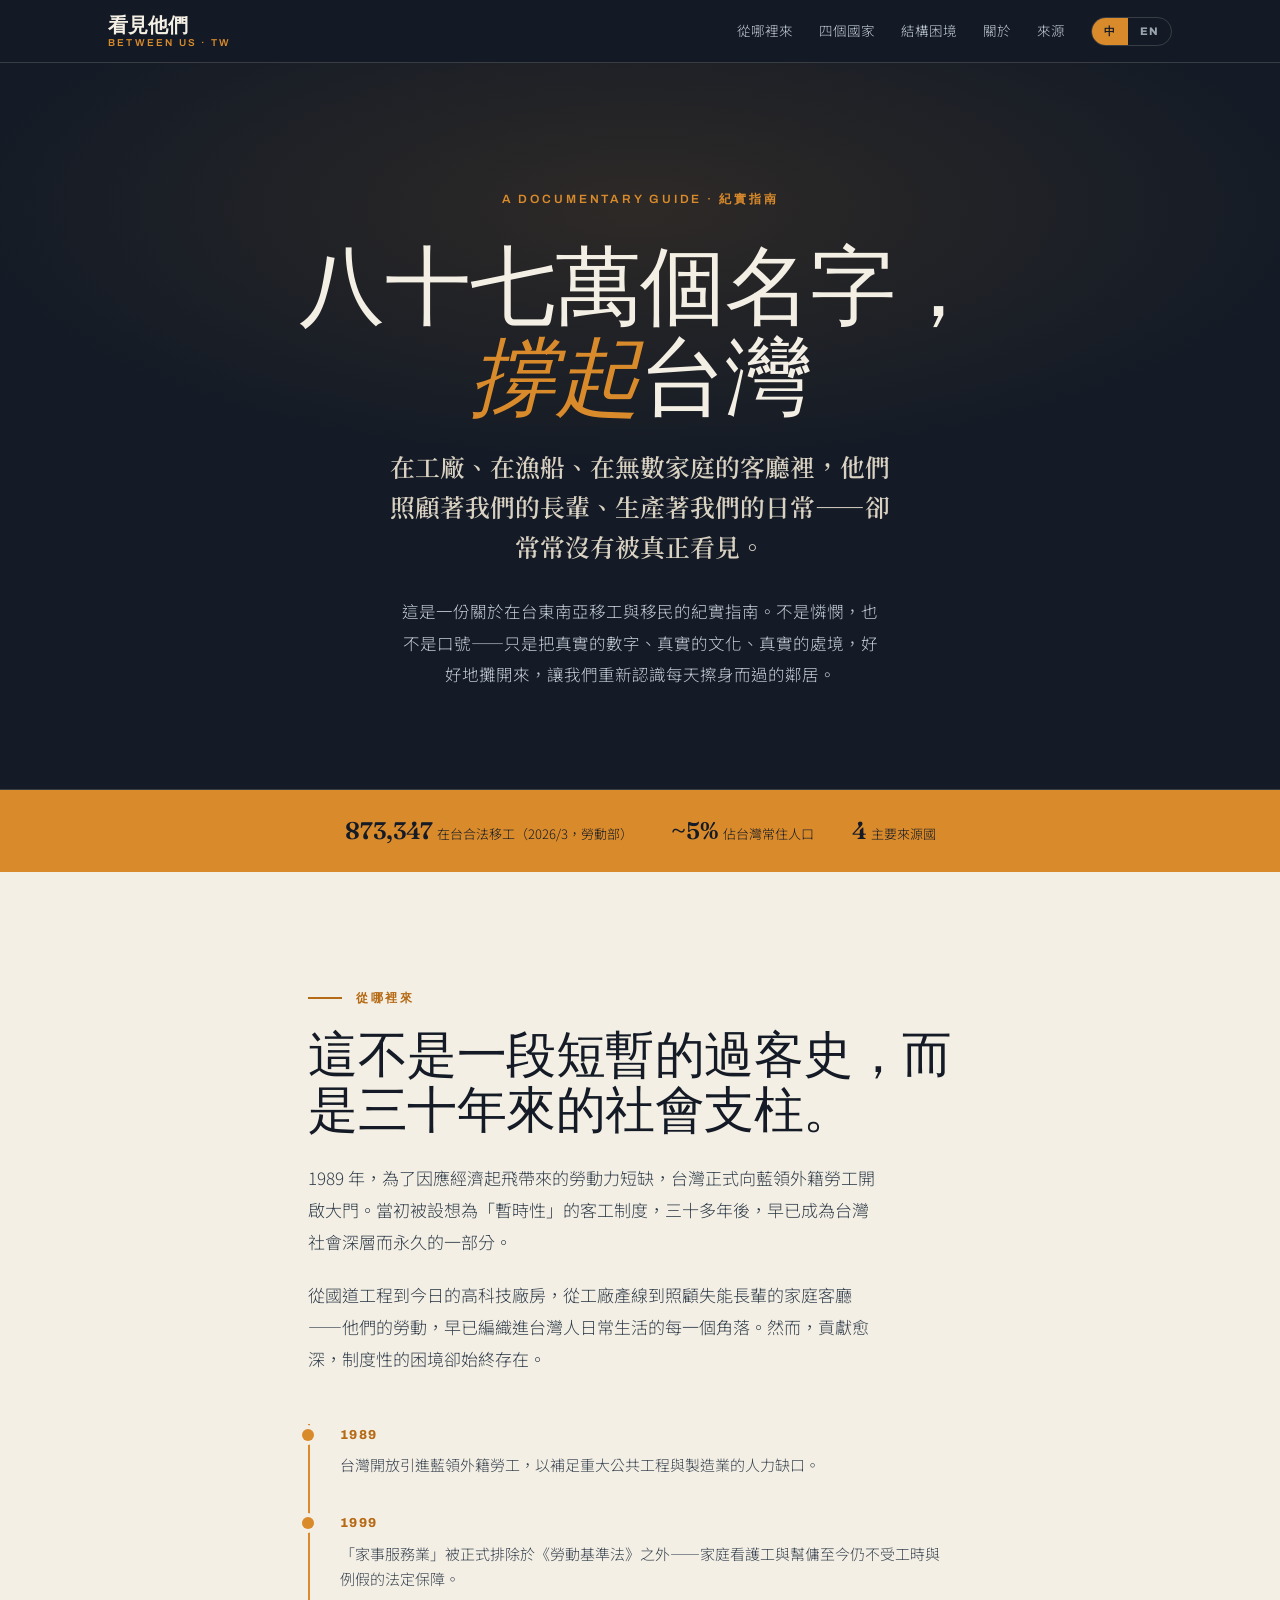
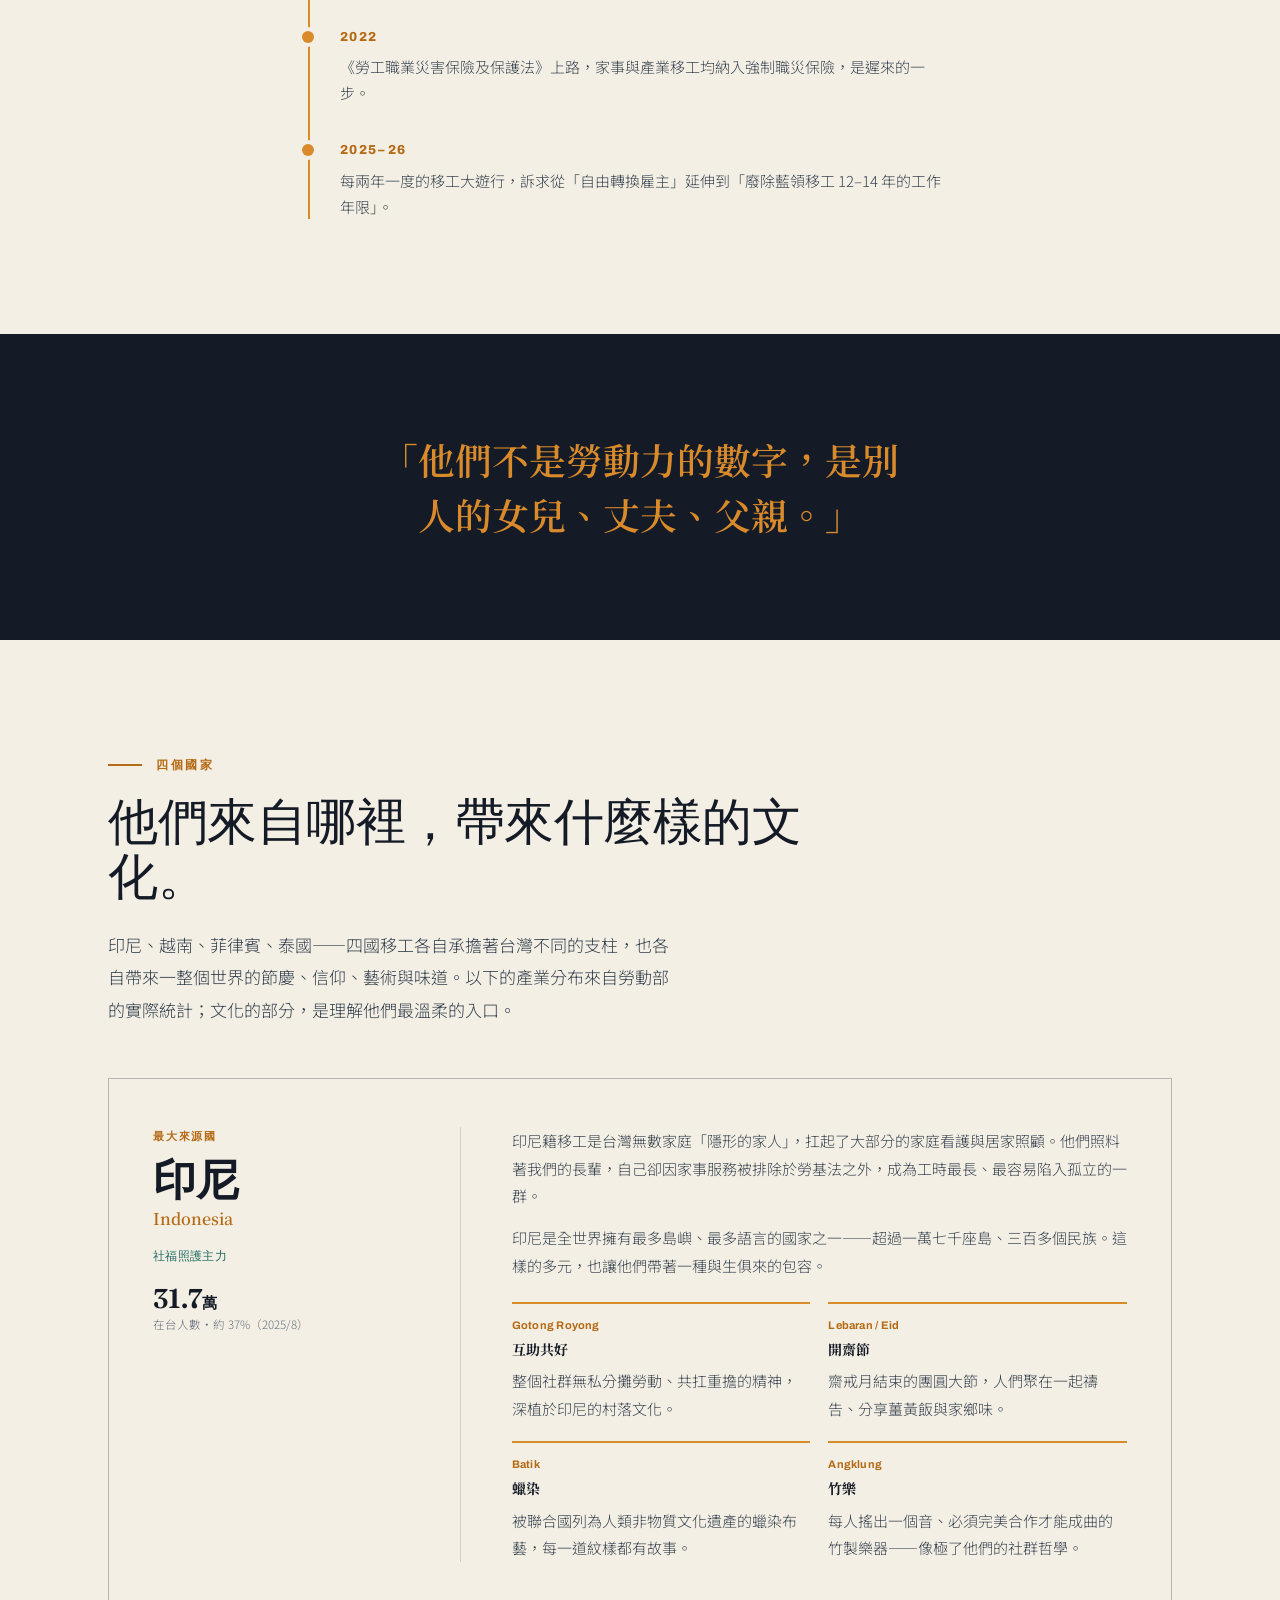
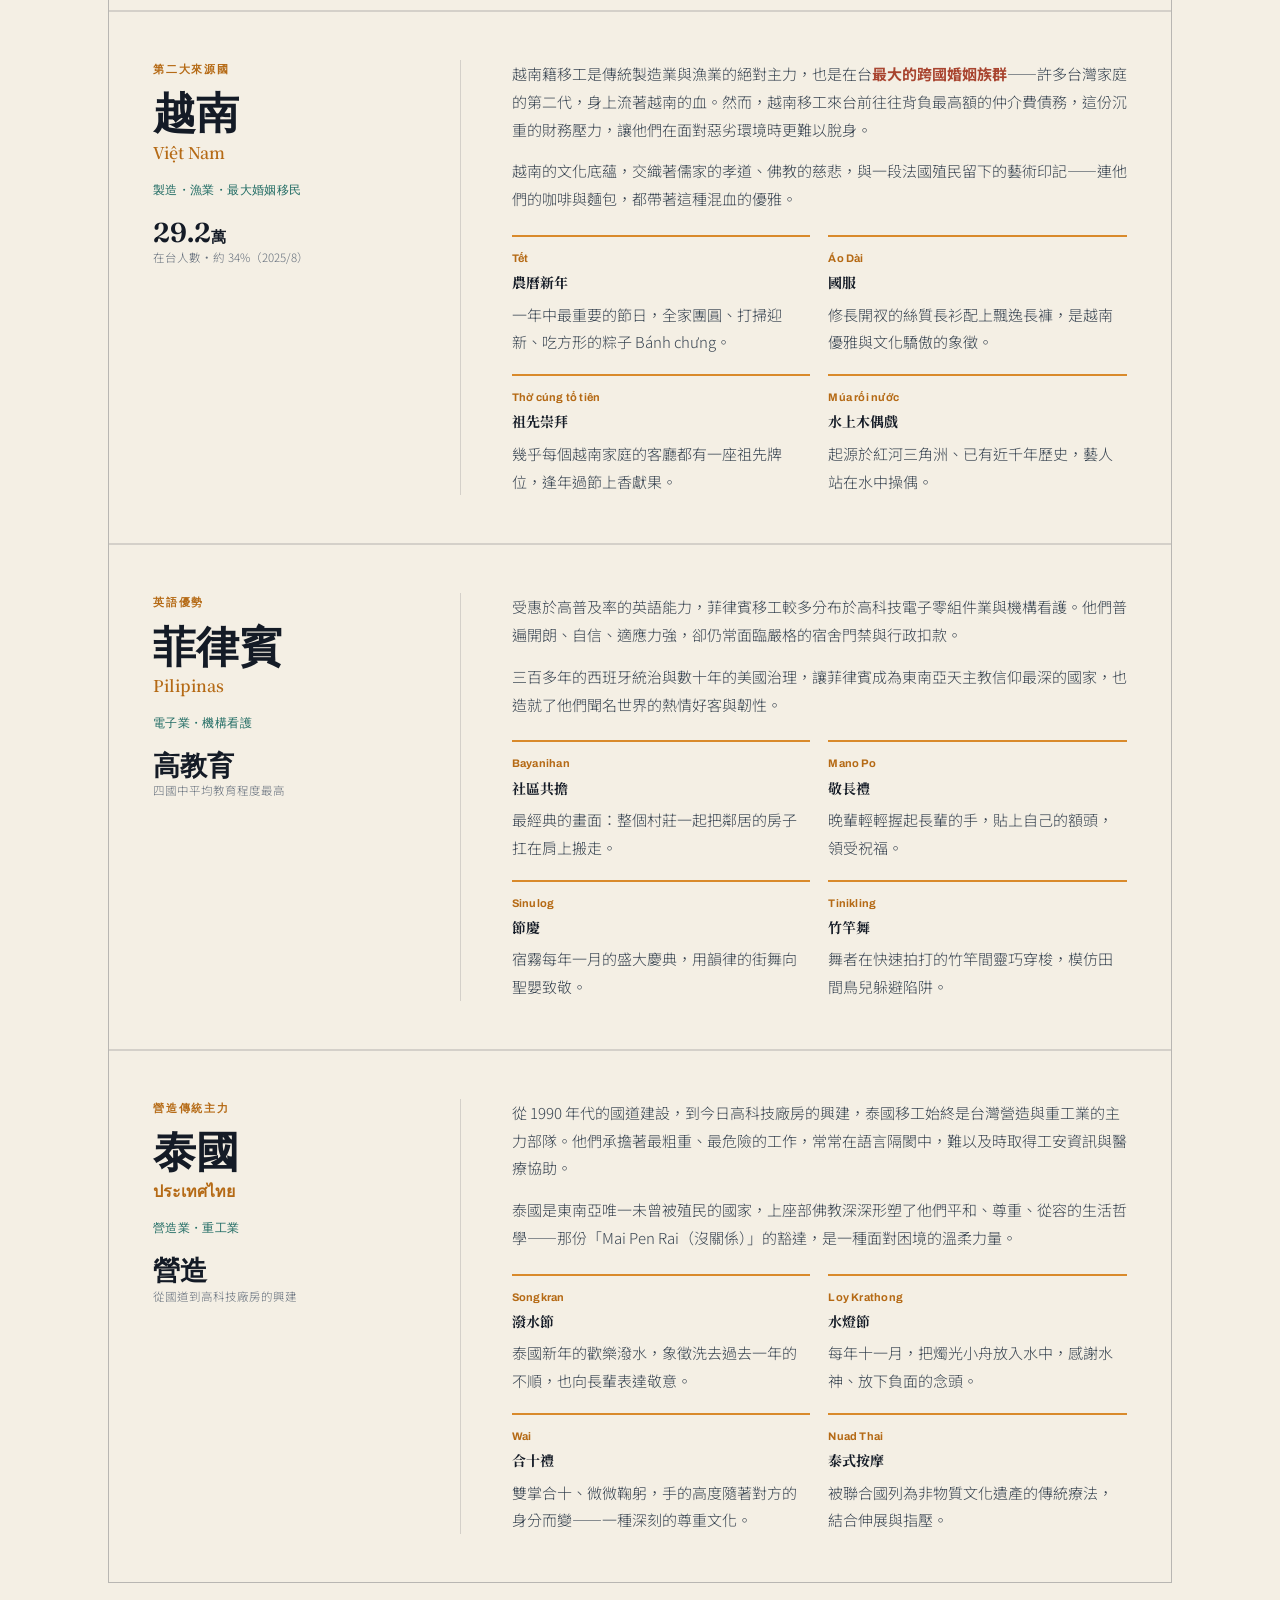
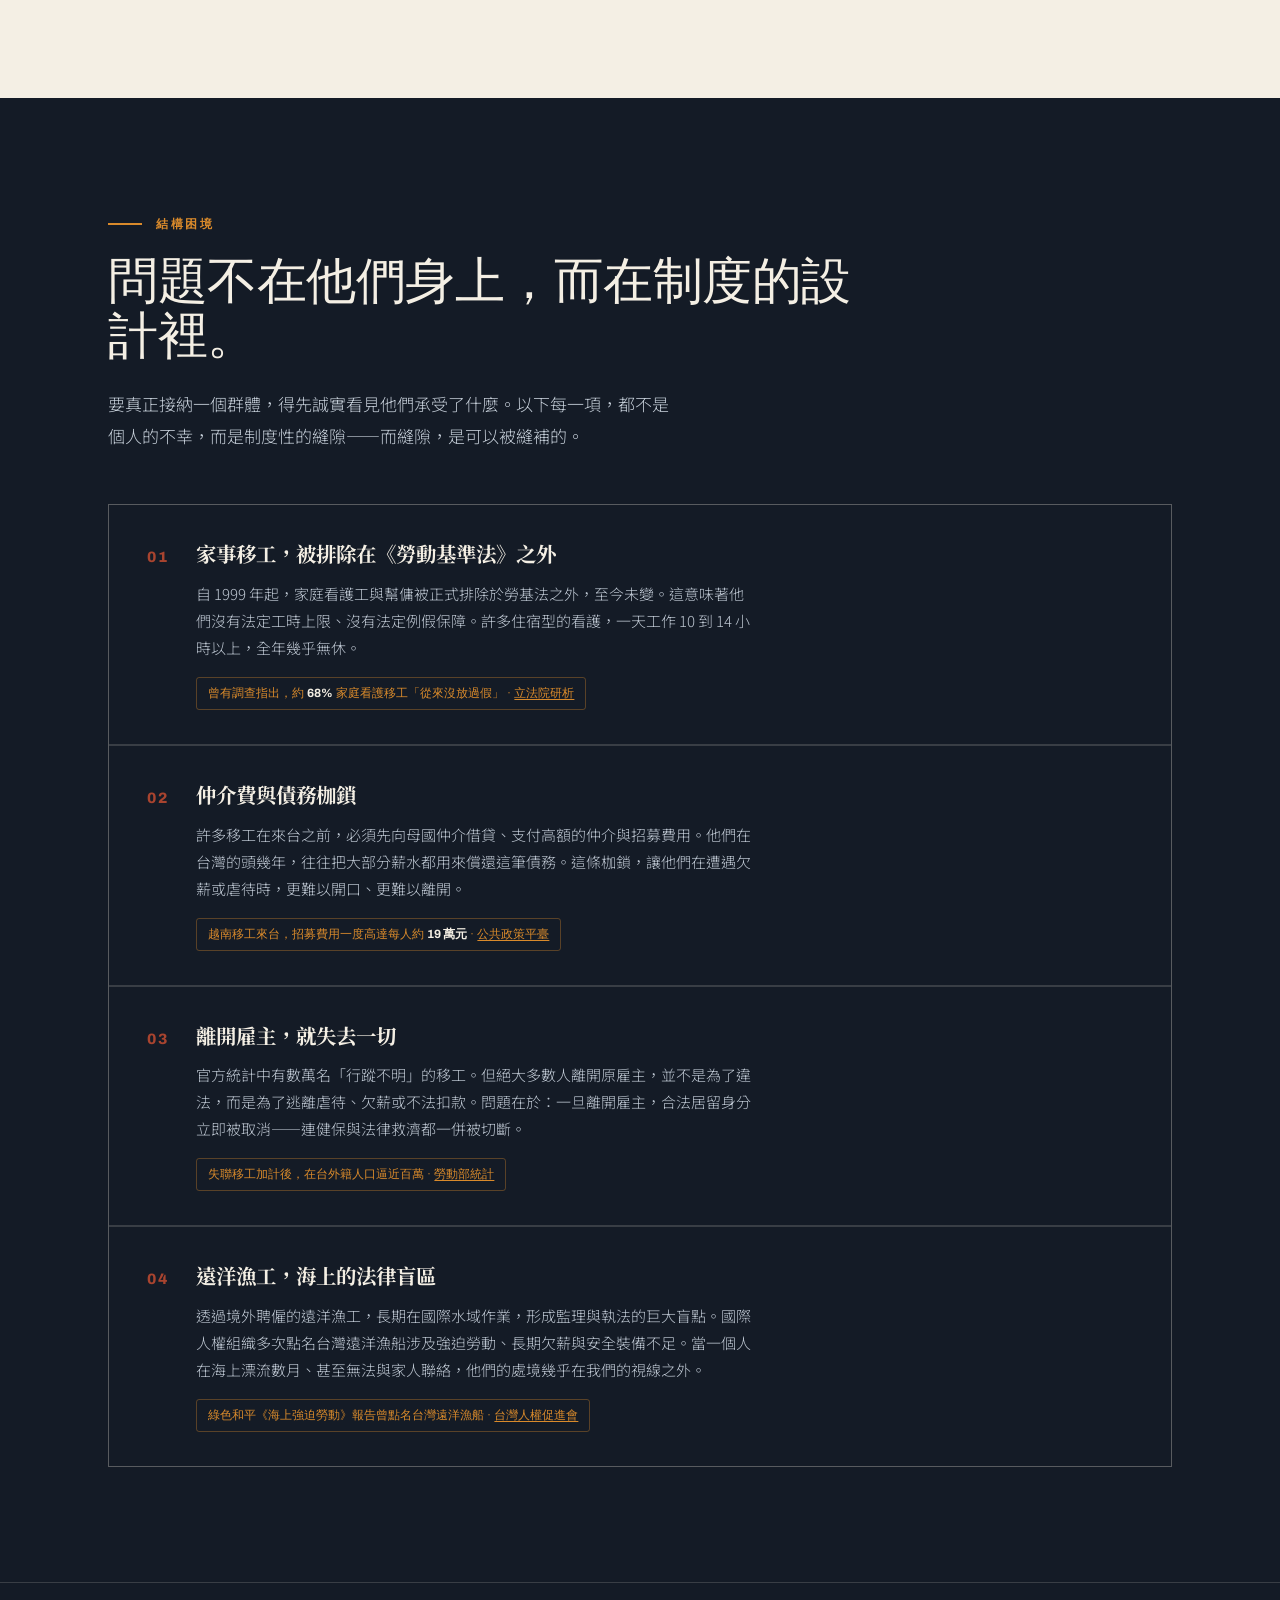
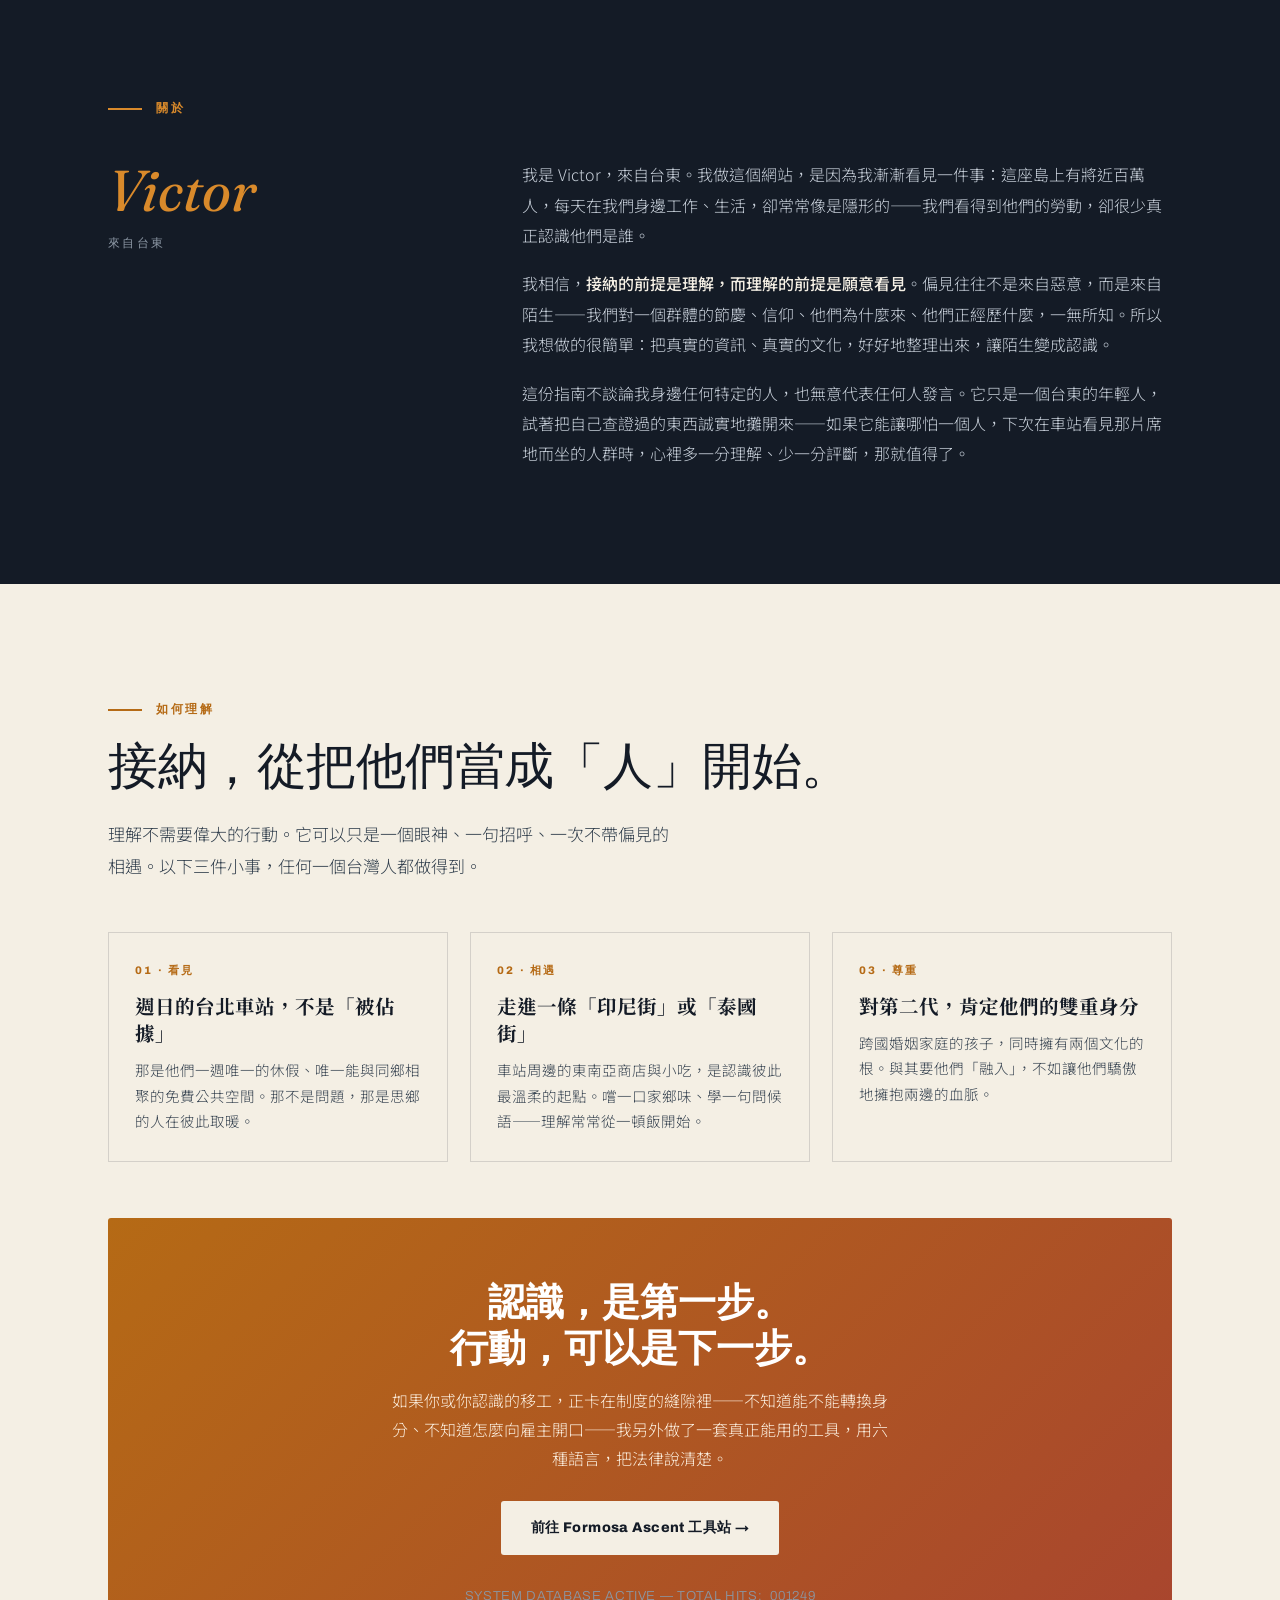
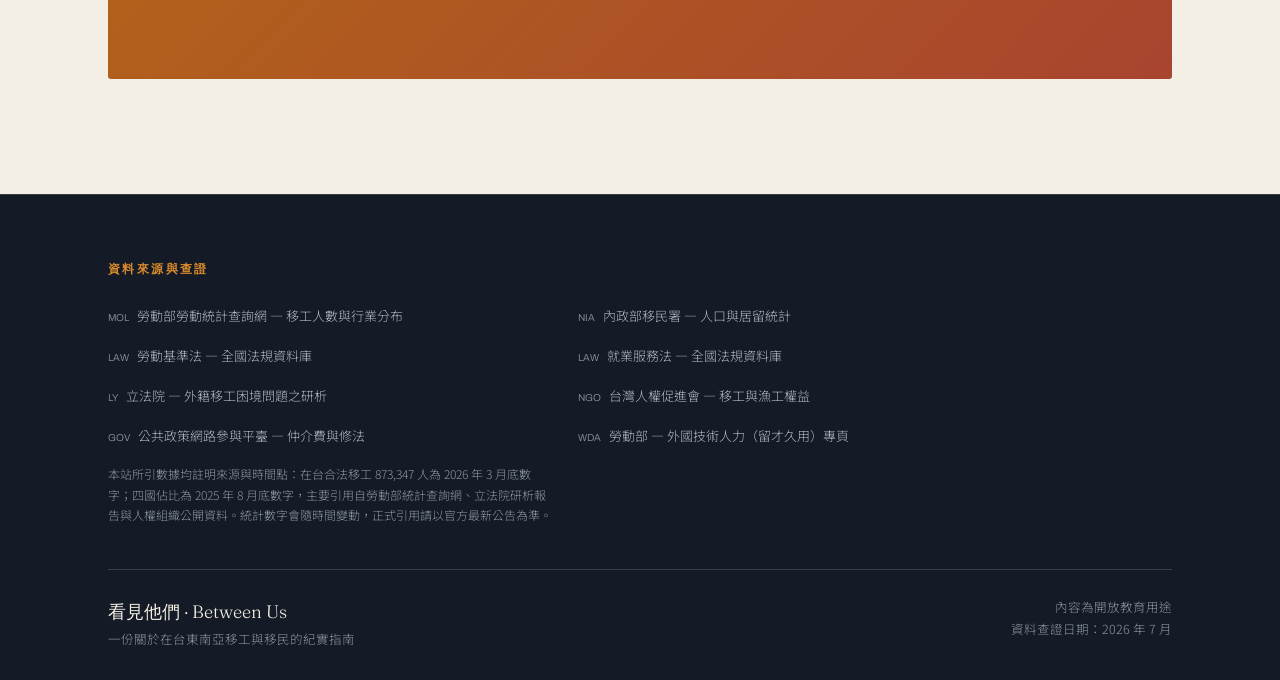
<file: index.html>
<!DOCTYPE html>
<html lang="zh-Hant" data-lang="zh">
<head>
<meta charset="UTF-8">
<meta name="viewport" content="width=device-width, initial-scale=1.0">
<title>看見他們 · Between Us — 台灣的東南亞移工與移民</title>
<meta name="description" content="八十七萬個名字，撐起台灣的工廠、漁船與長照。一份關於在台東南亞移工與移民的紀實指南。">
<link rel="preconnect" href="https://fonts.googleapis.com">
<link rel="preconnect" href="https://fonts.gstatic.com" crossorigin>
<link href="https://fonts.googleapis.com/css2?family=Noto+Serif+TC:wght@500;600;700;900&family=Noto+Sans+TC:wght@300;400;500;700&family=Fraunces:ital,opsz,wght@0,9..144,400;0,9..144,600;1,9..144,400&family=Archivo:wght@600;800&display=swap" rel="stylesheet">
<style>
:root{
  --ink:#141b26;--ink-soft:#2b3a4a;--paper:#f4efe4;--paper-2:#ece4d3;
  --marigold:#d98a2b;--marigold-deep:#b56a15;--clay:#a8442f;--teal:#1f6b63;--mist:#8b96a3;
  --line:rgba(20,27,38,.14);--line-light:rgba(244,239,228,.16);
  --serif:'Noto Serif TC',serif;--sans:'Noto Sans TC',sans-serif;
  --display:'Fraunces',Georgia,serif;--mono:'Archivo',sans-serif;
}
*{box-sizing:border-box;margin:0;padding:0}
html{scroll-behavior:smooth}
body{background:var(--ink);color:var(--paper);font-family:var(--sans);font-weight:300;line-height:1.75;-webkit-font-smoothing:antialiased}
@media (prefers-reduced-motion:reduce){html{scroll-behavior:auto}*{animation:none!important;transition:none!important}}
a{color:inherit}
.wrap{max-width:1120px;margin:0 auto;padding:0 28px}
.narrow{max-width:720px;margin:0 auto;padding:0 28px}
[data-lang="zh"] .en{display:none}
[data-lang="en"] .zh{display:none}

nav{position:sticky;top:0;z-index:50;background:rgba(20,27,38,.86);backdrop-filter:blur(12px);border-bottom:1px solid var(--line-light)}
.nav-in{max-width:1120px;margin:0 auto;padding:14px 28px;display:flex;align-items:center;justify-content:space-between;gap:18px}
.brand{font-family:var(--display);font-size:20px;font-weight:600;color:var(--paper);text-decoration:none;white-space:nowrap;line-height:1.1}
.brand small{font-family:var(--mono);font-size:10px;font-weight:600;letter-spacing:.22em;color:var(--marigold);display:block;text-transform:uppercase;margin-top:1px}
.nav-right{display:flex;align-items:center;gap:26px}
.nav-links{display:flex;gap:26px;flex-wrap:wrap}
.nav-links a{font-size:13.5px;color:#c3ccd6;text-decoration:none;transition:color .2s;white-space:nowrap}
.nav-links a:hover{color:var(--marigold)}
@media(max-width:820px){.nav-links{display:none}}
.langtoggle{display:flex;border:1px solid var(--line-light);border-radius:20px;overflow:hidden;flex-shrink:0}
.langtoggle button{background:transparent;border:none;color:#9aa5b1;font-family:var(--mono);font-size:11px;font-weight:800;letter-spacing:.08em;padding:6px 12px;cursor:pointer;transition:.2s}
.langtoggle button.on{background:var(--marigold);color:var(--ink)}

header.hero{position:relative;border-bottom:1px solid var(--line-light);overflow:hidden}
.hero-in{max-width:1000px;margin:0 auto;padding:14vh 28px 11vh;text-align:center;position:relative;z-index:2}
.hero-eyebrow{font-family:var(--mono);font-size:12px;font-weight:600;letter-spacing:.24em;text-transform:uppercase;color:var(--marigold);margin-bottom:30px}
.hero h1{font-family:var(--display);font-weight:400;font-size:clamp(2.7rem,7vw,5.4rem);line-height:1.05;letter-spacing:-.01em;color:var(--paper);margin-bottom:26px}
.hero h1 em{font-style:italic;color:var(--marigold)}
.hero .zh-sub{font-family:var(--serif);font-weight:600;font-size:clamp(1.1rem,2.3vw,1.55rem);color:#d9d1c2;margin:0 auto 30px;line-height:1.6;max-width:36ch}
.hero p.lead{font-size:16.5px;line-height:1.9;color:#c3ccd6;max-width:54ch;margin:0 auto;font-weight:300}
.hero-glow{position:absolute;top:-20%;left:50%;transform:translateX(-50%);width:120%;height:80%;background:radial-gradient(ellipse at center,rgba(217,138,43,.13),transparent 62%);pointer-events:none;z-index:1}

.ribbon{background:var(--marigold);color:var(--ink)}
.ribbon-in{max-width:1120px;margin:0 auto;padding:20px 28px;display:flex;gap:38px;flex-wrap:wrap;align-items:baseline;justify-content:center}
.ribbon b{font-family:var(--display);font-weight:600;font-size:1.5rem}
.ribbon span{font-size:13px}

section{padding:clamp(64px,9vw,120px) 0}
.sec-paper{background:var(--paper);color:var(--ink)}
.sec-ink{background:var(--ink);color:var(--paper)}
.kicker{font-family:var(--mono);font-size:12px;font-weight:600;letter-spacing:.22em;text-transform:uppercase;color:var(--marigold-deep);margin-bottom:18px;display:flex;align-items:center;gap:14px}
.sec-ink .kicker{color:var(--marigold)}
.kicker::before{content:"";width:34px;height:2px;background:currentColor;display:inline-block}
h2.sec-title{font-family:var(--display);font-weight:400;font-size:clamp(2rem,4.2vw,3.1rem);line-height:1.12;letter-spacing:-.01em;margin-bottom:24px;max-width:24ch}
.sec-ink h2.sec-title{color:var(--paper)}
.body-lg{font-size:17px;line-height:1.9;font-weight:300;max-width:64ch}
.body-lg + .body-lg{margin-top:20px}
.sec-paper .body-lg{color:#33404e}
.pull{font-family:var(--serif);font-weight:600;font-size:clamp(1.5rem,3.4vw,2.3rem);line-height:1.5;color:var(--clay);max-width:26ch;margin:8px auto;text-align:center}
.sec-ink .pull{color:var(--marigold)}

.timeline{margin-top:48px;border-left:2px solid var(--marigold);padding-left:30px;display:flex;flex-direction:column;gap:34px;max-width:640px}
.tl-item{position:relative}
.tl-item::before{content:"";position:absolute;left:-38px;top:5px;width:12px;height:12px;border-radius:50%;background:var(--marigold);box-shadow:0 0 0 4px var(--paper)}
.tl-year{font-family:var(--mono);font-weight:800;font-size:13px;letter-spacing:.1em;color:var(--marigold-deep)}
.tl-body{font-size:15px;line-height:1.7;margin-top:6px;color:#3a4653}

.countries{display:flex;flex-direction:column;gap:2px;margin-top:52px;background:var(--line);border:1px solid var(--line)}
.country{background:var(--paper);padding:clamp(28px,4vw,48px) clamp(24px,3.5vw,44px);display:grid;grid-template-columns:.8fr 1.6fr;gap:clamp(24px,4vw,52px)}
@media(max-width:820px){.country{grid-template-columns:1fr;gap:20px}}
.country .idcol{border-right:1px solid var(--line);padding-right:24px}
@media(max-width:820px){.country .idcol{border-right:none;border-bottom:1px solid var(--line);padding-right:0;padding-bottom:20px}}
.country .rank{font-family:var(--mono);font-size:11px;font-weight:800;letter-spacing:.16em;color:var(--marigold-deep);text-transform:uppercase}
.country h3{font-family:var(--display);font-weight:600;font-size:clamp(2rem,3.6vw,2.7rem);color:var(--ink);line-height:1;margin:12px 0 4px}
.country .native{font-family:var(--serif);color:var(--marigold-deep);font-size:16px;font-weight:600}
.country .role{font-size:12px;font-family:var(--mono);letter-spacing:.03em;color:var(--teal);text-transform:uppercase;margin-top:14px;line-height:1.5}
.country .stat{margin-top:20px}
.country .stat .v{font-family:var(--display);font-weight:600;font-size:1.7rem;color:var(--ink);line-height:1}
.country .stat .k{font-size:11.5px;color:#66707d;margin-top:3px;line-height:1.4}
.country .prose p{font-size:15px;line-height:1.85;color:#3a4653;font-weight:300}
.country .prose p + p{margin-top:14px}
.country .prose strong{font-weight:700;color:var(--clay)}
.culture-block{margin-top:22px;display:grid;grid-template-columns:1fr 1fr;gap:18px}
@media(max-width:560px){.culture-block{grid-template-columns:1fr}}
.cb{border-top:2px solid var(--marigold);padding-top:12px}
.cb h5{font-family:var(--serif);font-weight:700;font-size:14px;color:var(--ink);margin-bottom:6px}
.cb p{font-size:13px;line-height:1.7;color:#4a5661}
.cb .term{font-family:var(--mono);font-size:11px;color:var(--marigold-deep);letter-spacing:.02em;display:block;margin-bottom:2px}

.hard-list{margin-top:52px;display:flex;flex-direction:column;gap:2px;background:var(--line-light);border:1px solid var(--line-light)}
.hard{background:var(--ink);padding:34px clamp(20px,3vw,40px);display:grid;grid-template-columns:auto 1fr;gap:28px;align-items:start}
@media(max-width:640px){.hard{grid-template-columns:1fr;gap:12px}}
.hard .no{font-family:var(--mono);font-weight:800;font-size:15px;color:var(--clay);letter-spacing:.1em;padding-top:5px}
.hard h4{font-family:var(--serif);font-weight:700;font-size:1.28rem;color:var(--paper);margin-bottom:12px;line-height:1.4}
.hard p{font-size:15px;line-height:1.8;color:#bdc6d1;font-weight:300;max-width:70ch}
.hard .fact{display:inline-block;font-family:var(--mono);font-size:12px;color:var(--marigold);border:1px solid rgba(217,138,43,.35);padding:5px 11px;border-radius:3px;margin-top:16px}
.hard .fact a{color:inherit;text-decoration:underline;text-underline-offset:2px}
.hard .fact b{color:var(--paper)}

.about-grid{display:grid;grid-template-columns:.7fr 1.3fr;gap:clamp(28px,5vw,64px);margin-top:40px;align-items:start}
@media(max-width:820px){.about-grid{grid-template-columns:1fr;gap:24px}}
.about-mark{font-family:var(--display);font-style:italic;font-weight:400;font-size:clamp(2.4rem,5vw,3.6rem);color:var(--marigold);line-height:1.1}
.about-mark span{display:block;font-family:var(--mono);font-style:normal;font-size:12px;letter-spacing:.2em;color:#8b96a3;text-transform:uppercase;margin-top:14px}
.about-body p{font-size:16px;line-height:1.9;color:#c8d0da;font-weight:300}
.about-body p + p{margin-top:18px}
.about-body strong{color:var(--paper);font-weight:500}

.accept-grid{display:grid;grid-template-columns:repeat(3,1fr);gap:22px;margin-top:50px}
@media(max-width:820px){.accept-grid{grid-template-columns:1fr}}
.accept{background:var(--paper);border:1px solid var(--line);padding:28px 26px}
.accept .n{font-family:var(--mono);font-size:11px;letter-spacing:.2em;color:var(--marigold-deep);font-weight:800;text-transform:uppercase}
.accept h4{font-family:var(--serif);font-weight:700;font-size:1.22rem;color:var(--ink);margin:12px 0 10px;line-height:1.4}
.accept p{font-size:14.5px;color:#3a4653;line-height:1.75;font-weight:300}

.tool-band{background:linear-gradient(135deg,var(--marigold-deep),var(--clay));color:var(--paper);border-radius:3px;padding:clamp(36px,5vw,60px);margin-top:56px;text-align:center}
.tool-band h3{font-family:var(--display);font-weight:600;font-size:clamp(1.6rem,3.4vw,2.4rem);line-height:1.2;margin-bottom:16px;color:#fff}
.tool-band p{font-size:16px;color:#fbeede;max-width:56ch;margin:0 auto 28px;line-height:1.8;font-weight:300}
.tool-btn{display:inline-flex;align-items:center;gap:10px;background:var(--paper);color:var(--ink);font-family:var(--mono);font-weight:800;font-size:14px;letter-spacing:.03em;padding:15px 30px;border-radius:3px;text-decoration:none;transition:transform .2s,box-shadow .2s}
.tool-btn:hover{transform:translateY(-2px);box-shadow:0 12px 30px rgba(0,0,0,.25)}

.sources{background:var(--ink);border-top:1px solid var(--line-light);padding:64px 0 30px}
.sources h4{font-family:var(--mono);font-size:12px;letter-spacing:.2em;text-transform:uppercase;color:var(--marigold);margin-bottom:22px}
.src-grid{display:grid;grid-template-columns:repeat(2,1fr);gap:12px 40px;max-width:900px}
@media(max-width:700px){.src-grid{grid-template-columns:1fr}}
.src-grid a{font-size:13px;color:#aeb8c3;text-decoration:none;line-height:1.7;padding:3px 0;transition:color .2s}
.src-grid a:hover{color:var(--marigold)}
.src-grid a span.tag{font-family:var(--mono);font-size:10px;color:var(--mist);margin-right:8px}
footer .foot-btm{border-top:1px solid var(--line-light);margin-top:44px;padding-top:26px;display:flex;justify-content:space-between;flex-wrap:wrap;gap:16px;font-size:12.5px;color:var(--mist)}
footer .foot-btm .brand2{font-family:var(--display);font-size:18px;color:var(--paper)}
.disclaimer{font-size:12px;color:var(--mist);line-height:1.7;max-width:74ch;margin-top:14px;font-weight:300}

.reveal{opacity:0;transform:translateY(24px);transition:opacity .7s ease,transform .7s ease}
.reveal.in{opacity:1;transform:none}
@media (prefers-reduced-motion:reduce){.reveal{opacity:1;transform:none}}
</style>
</head>
<body>

<nav>
  <div class="nav-in">
    <a href="#top" class="brand"><span class="zh">看見他們</span><span class="en">Between Us</span><small>Between&nbsp;Us · TW</small></a>
    <div class="nav-right">
      <div class="nav-links">
        <a href="#origin"><span class="zh">從哪裡來</span><span class="en">Origins</span></a>
        <a href="#who"><span class="zh">四個國家</span><span class="en">Four Nations</span></a>
        <a href="#hardship"><span class="zh">結構困境</span><span class="en">Structures</span></a>
        <a href="#about"><span class="zh">關於</span><span class="en">About</span></a>
        <a href="#sources"><span class="zh">來源</span><span class="en">Sources</span></a>
      </div>
      <div class="langtoggle"><button data-set="zh" class="on">中</button><button data-set="en">EN</button></div>
    </div>
  </div>
</nav>

<a id="top"></a>
<header class="hero">
  <div class="hero-glow"></div>
  <div class="hero-in">
    <div class="hero-eyebrow reveal">A documentary guide · 紀實指南</div>
    <h1 class="reveal"><span class="zh">八十七萬個名字，<br><em>撐起</em>台灣</span><span class="en">873,347 names<br>hold up <em>Taiwan</em></span></h1>
    <div class="zh-sub reveal"><span class="zh">在工廠、在漁船、在無數家庭的客廳裡，他們照顧著我們的長輩、生產著我們的日常——卻常常沒有被真正看見。</span><span class="en">In factories, on fishing boats, in the living rooms of countless families — they care for our elders and make daily life possible, yet are rarely truly seen.</span></div>
    <p class="lead reveal"><span class="zh">這是一份關於在台東南亞移工與移民的紀實指南。不是憐憫，也不是口號——只是把真實的數字、真實的文化、真實的處境，好好地攤開來，讓我們重新認識每天擦身而過的鄰居。</span><span class="en">A documentary guide to Southeast Asian migrant workers and immigrants in Taiwan. Not pity, not slogans — just the real numbers, cultures, and conditions laid out plainly, so we can see the neighbours we pass every day.</span></p>
  </div>
</header>

<div class="ribbon">
  <div class="ribbon-in">
    <div><b>873,347</b> <span class="zh">在台合法移工（2026/3，勞動部）</span><span class="en">migrant workers (Mar 2026, MOL)</span></div>
    <div><b>~5%</b> <span class="zh">佔台灣常住人口</span><span class="en">of Taiwan's resident population</span></div>
    <div><b>4</b> <span class="zh">主要來源國</span><span class="en">countries of origin</span></div>
  </div>
</div>

<section class="sec-paper" id="origin">
  <div class="narrow">
    <div class="kicker reveal"><span class="zh">從哪裡來</span><span class="en">How it began</span></div>
    <h2 class="sec-title reveal"><span class="zh">這不是一段短暫的過客史，而是三十年來的社會支柱。</span><span class="en">Not a brief chapter of passers-by, but three decades as a pillar of society.</span></h2>
    <p class="body-lg reveal"><span class="zh">1989 年，為了因應經濟起飛帶來的勞動力短缺，台灣正式向藍領外籍勞工開啟大門。當初被設想為「暫時性」的客工制度，三十多年後，早已成為台灣社會深層而永久的一部分。</span><span class="en">In 1989, facing labour shortages from its economic boom, Taiwan formally opened its doors to blue-collar foreign workers. What was designed as a "temporary" guest-worker system has, three decades on, become a deep and permanent part of Taiwanese society.</span></p>
    <p class="body-lg reveal"><span class="zh">從國道工程到今日的高科技廠房，從工廠產線到照顧失能長輩的家庭客廳——他們的勞動，早已編織進台灣人日常生活的每一個角落。然而，貢獻愈深，制度性的困境卻始終存在。</span><span class="en">From national highways to today's high-tech factories, from production lines to the living rooms where they care for frail elders — their labour is woven into every corner of daily life. Yet the deeper the contribution, the more persistent the structural barriers.</span></p>
    <div class="timeline">
      <div class="tl-item reveal"><div class="tl-year">1989</div><div class="tl-body"><span class="zh">台灣開放引進藍領外籍勞工，以補足重大公共工程與製造業的人力缺口。</span><span class="en">Taiwan begins importing blue-collar foreign labour to fill gaps in major public works and manufacturing.</span></div></div>
      <div class="tl-item reveal"><div class="tl-year">1999</div><div class="tl-body"><span class="zh">「家事服務業」被正式排除於《勞動基準法》之外——家庭看護工與幫傭至今仍不受工時與例假的法定保障。</span><span class="en">Domestic service is excluded from the Labor Standards Act — home caregivers still lack legal protection on hours and rest days.</span></div></div>
      <div class="tl-item reveal"><div class="tl-year">2022</div><div class="tl-body"><span class="zh">《勞工職業災害保險及保護法》上路，家事與產業移工均納入強制職災保險，是遲來的一步。</span><span class="en">The Occupational Accident Insurance Act finally brings both domestic and industrial migrants under mandatory coverage — a long-overdue step.</span></div></div>
      <div class="tl-item reveal"><div class="tl-year">2025–26</div><div class="tl-body"><span class="zh">每兩年一度的移工大遊行，訴求從「自由轉換雇主」延伸到「廢除藍領移工 12–14 年的工作年限」。</span><span class="en">The biennial migrant march expands its demands from "freedom to change employers" to "abolishing the 12–14 year work-tenure cap."</span></div></div>
    </div>
  </div>
</section>

<section class="sec-ink" style="padding-top:clamp(56px,7vw,90px);padding-bottom:clamp(56px,7vw,90px)">
  <div class="narrow"><p class="pull reveal"><span class="zh">「他們不是勞動力的數字，是別人的女兒、丈夫、父親。」</span><span class="en">"They are not units of labour. They are someone's daughter, husband, father."</span></p></div>
</section>

<section class="sec-paper" id="who">
  <div class="wrap">
    <div class="kicker reveal"><span class="zh">四個國家</span><span class="en">Four nations</span></div>
    <h2 class="sec-title reveal"><span class="zh">他們來自哪裡，帶來什麼樣的文化。</span><span class="en">Where they come from, and the cultures they carry.</span></h2>
    <p class="body-lg reveal"><span class="zh">印尼、越南、菲律賓、泰國——四國移工各自承擔著台灣不同的支柱，也各自帶來一整個世界的節慶、信仰、藝術與味道。以下的產業分布來自勞動部的實際統計；文化的部分，是理解他們最溫柔的入口。</span><span class="en">Indonesia, Vietnam, the Philippines, Thailand — each carries a different pillar of Taiwan, and each brings a whole world of festivals, faith, art and flavour. The labour figures come from Ministry of Labor statistics; the culture is the gentlest way in.</span></p>

    <div class="countries">

      <article class="country reveal">
        <div class="idcol">
          <div class="rank"><span class="zh">最大來源國</span><span class="en">Largest source</span></div>
          <h3>印尼</h3><div class="native">Indonesia</div>
          <div class="role"><span class="zh">社福照護主力</span><span class="en">Backbone of home care</span></div>
          <div class="stat"><div class="v">31.7<span style="font-size:.55em">萬</span></div><div class="k"><span class="zh">在台人數・約 37%（2025/8）</span><span class="en">~317,000 · ~37% (Aug 2025)</span></div></div>
        </div>
        <div class="prose">
          <p><span class="zh">印尼籍移工是台灣無數家庭「隱形的家人」，扛起了大部分的家庭看護與居家照顧。他們照料著我們的長輩，自己卻因家事服務被排除於勞基法之外，成為工時最長、最容易陷入孤立的一群。</span><span class="en">Indonesian workers are the "invisible family" in countless Taiwanese homes, shouldering most of the country's home caregiving. They tend to our elders while, as domestic workers excluded from the Labor Standards Act, enduring the longest hours and deepest isolation.</span></p>
          <p><span class="zh">印尼是全世界擁有最多島嶼、最多語言的國家之一——超過一萬七千座島、三百多個民族。這樣的多元，也讓他們帶著一種與生俱來的包容。</span><span class="en">Indonesia is one of Earth's most diverse nations — over 17,000 islands and 300+ ethnic groups — and its people carry that pluralism as second nature.</span></p>
          <div class="culture-block">
            <div class="cb"><h5><span class="term">Gotong Royong</span><span class="zh">互助共好</span><span class="en">Mutual aid</span></h5><p><span class="zh">整個社群無私分攤勞動、共扛重擔的精神，深植於印尼的村落文化。</span><span class="en">A village ethic where the whole community shares labour and lifts heavy burdens together.</span></p></div>
            <div class="cb"><h5><span class="term">Lebaran / Eid</span><span class="zh">開齋節</span><span class="en">End of Ramadan</span></h5><p><span class="zh">齋戒月結束的團圓大節，人們聚在一起禱告、分享薑黃飯與家鄉味。</span><span class="en">The great reunion ending the fasting month — prayer, turmeric rice, the tastes of home.</span></p></div>
            <div class="cb"><h5><span class="term">Batik</span><span class="zh">蠟染</span><span class="en">Wax-resist textile</span></h5><p><span class="zh">被聯合國列為人類非物質文化遺產的蠟染布藝，每一道紋樣都有故事。</span><span class="en">A UNESCO-recognised craft; every pattern in the dyed cloth tells a story.</span></p></div>
            <div class="cb"><h5><span class="term">Angklung</span><span class="zh">竹樂</span><span class="en">Bamboo music</span></h5><p><span class="zh">每人搖出一個音、必須完美合作才能成曲的竹製樂器——像極了他們的社群哲學。</span><span class="en">A bamboo instrument where each shakes a single note; a melody emerges only through cooperation.</span></p></div>
          </div>
        </div>
      </article>

      <article class="country reveal">
        <div class="idcol">
          <div class="rank"><span class="zh">第二大來源國</span><span class="en">Second largest</span></div>
          <h3>越南</h3><div class="native">Việt Nam</div>
          <div class="role"><span class="zh">製造・漁業・最大婚姻移民</span><span class="en">Manufacturing · fishing · spouses</span></div>
          <div class="stat"><div class="v">29.2<span style="font-size:.55em">萬</span></div><div class="k"><span class="zh">在台人數・約 34%（2025/8）</span><span class="en">~292,000 · ~34% (Aug 2025)</span></div></div>
        </div>
        <div class="prose">
          <p><span class="zh">越南籍移工是傳統製造業與漁業的絕對主力，也是在台<strong>最大的跨國婚姻族群</strong>——許多台灣家庭的第二代，身上流著越南的血。然而，越南移工來台前往往背負最高額的仲介費債務，這份沉重的財務壓力，讓他們在面對惡劣環境時更難以脫身。</span><span class="en">Vietnamese workers are the mainstay of manufacturing and fishing, and form Taiwan's <strong>largest group of cross-border spouses</strong> — the blood of a whole second generation. Yet they often arrive carrying the heaviest broker-fee debt, a weight that makes it hardest to walk away from bad conditions.</span></p>
          <p><span class="zh">越南的文化底蘊，交織著儒家的孝道、佛教的慈悲，與一段法國殖民留下的藝術印記——連他們的咖啡與麵包，都帶著這種混血的優雅。</span><span class="en">Vietnamese culture braids Confucian filial piety, Buddhist compassion, and the imprint of French colonial history — an elegance that lingers even in their coffee and bread.</span></p>
          <div class="culture-block">
            <div class="cb"><h5><span class="term">Tết</span><span class="zh">農曆新年</span><span class="en">Lunar New Year</span></h5><p><span class="zh">一年中最重要的節日，全家團圓、打掃迎新、吃方形的粽子 Bánh chưng。</span><span class="en">The most important holiday: reunion, cleaning the home, square mung-bean rice cakes.</span></p></div>
            <div class="cb"><h5><span class="term">Áo Dài</span><span class="zh">國服</span><span class="en">National dress</span></h5><p><span class="zh">修長開衩的絲質長衫配上飄逸長褲，是越南優雅與文化驕傲的象徵。</span><span class="en">The long side-split silk tunic over flowing trousers — a symbol of grace and pride.</span></p></div>
            <div class="cb"><h5><span class="term">Thờ cúng tổ tiên</span><span class="zh">祖先崇拜</span><span class="en">Ancestor worship</span></h5><p><span class="zh">幾乎每個越南家庭的客廳都有一座祖先牌位，逢年過節上香獻果。</span><span class="en">Almost every Vietnamese living room holds an ancestral altar, honoured with incense and fruit.</span></p></div>
            <div class="cb"><h5><span class="term">Múa rối nước</span><span class="zh">水上木偶戲</span><span class="en">Water puppetry</span></h5><p><span class="zh">起源於紅河三角洲、已有近千年歷史，藝人站在水中操偶。</span><span class="en">A near-thousand-year-old art from the Red River Delta, performed waist-deep in water.</span></p></div>
          </div>
        </div>
      </article>

      <article class="country reveal">
        <div class="idcol">
          <div class="rank"><span class="zh">英語優勢</span><span class="en">English-speaking</span></div>
          <h3>菲律賓</h3><div class="native">Pilipinas</div>
          <div class="role"><span class="zh">電子業・機構看護</span><span class="en">Electronics · institutional care</span></div>
          <div class="stat"><div class="v"><span class="zh">高教育</span><span class="en">Educated</span></div><div class="k"><span class="zh">四國中平均教育程度最高</span><span class="en">Highest average education of the four</span></div></div>
        </div>
        <div class="prose">
          <p><span class="zh">受惠於高普及率的英語能力，菲律賓移工較多分布於高科技電子零組件業與機構看護。他們普遍開朗、自信、適應力強，卻仍常面臨嚴格的宿舍門禁與行政扣款。</span><span class="en">Thanks to widespread English, Filipino workers cluster in high-tech electronics and institutional care. Warm, confident and adaptable, they still often face strict dormitory curfews and administrative deductions.</span></p>
          <p><span class="zh">三百多年的西班牙統治與數十年的美國治理，讓菲律賓成為東南亞天主教信仰最深的國家，也造就了他們聞名世界的熱情好客與韌性。</span><span class="en">Three centuries of Spanish rule and decades of American governance made the Philippines the most deeply Catholic nation in Southeast Asia — and gave it a hospitality and resilience the world knows.</span></p>
          <div class="culture-block">
            <div class="cb"><h5><span class="term">Bayanihan</span><span class="zh">社區共擔</span><span class="en">Communal unity</span></h5><p><span class="zh">最經典的畫面：整個村莊一起把鄰居的房子扛在肩上搬走。</span><span class="en">The iconic image: a whole village carrying a neighbour's house on their shoulders.</span></p></div>
            <div class="cb"><h5><span class="term">Mano Po</span><span class="zh">敬長禮</span><span class="en">Blessing of elders</span></h5><p><span class="zh">晚輩輕輕握起長輩的手，貼上自己的額頭，領受祝福。</span><span class="en">A younger person presses an elder's hand to their forehead to receive a blessing.</span></p></div>
            <div class="cb"><h5><span class="term">Sinulog</span><span class="zh">節慶</span><span class="en">Street festival</span></h5><p><span class="zh">宿霧每年一月的盛大慶典，用韻律的街舞向聖嬰致敬。</span><span class="en">Cebu's grand January celebration, honouring the Santo Niño with street dance.</span></p></div>
            <div class="cb"><h5><span class="term">Tinikling</span><span class="zh">竹竿舞</span><span class="en">Bamboo dance</span></h5><p><span class="zh">舞者在快速拍打的竹竿間靈巧穿梭，模仿田間鳥兒躲避陷阱。</span><span class="en">Dancers step nimbly between clapping bamboo poles, mimicking birds dodging traps.</span></p></div>
          </div>
        </div>
      </article>

      <article class="country reveal">
        <div class="idcol">
          <div class="rank"><span class="zh">營造傳統主力</span><span class="en">Construction mainstay</span></div>
          <h3>泰國</h3><div class="native">ประเทศไทย</div>
          <div class="role"><span class="zh">營造業・重工業</span><span class="en">Construction · heavy industry</span></div>
          <div class="stat"><div class="v"><span class="zh">營造</span><span class="en">Builders</span></div><div class="k"><span class="zh">從國道到高科技廠房的興建</span><span class="en">From highways to high-tech plants</span></div></div>
        </div>
        <div class="prose">
          <p><span class="zh">從 1990 年代的國道建設，到今日高科技廠房的興建，泰國移工始終是台灣營造與重工業的主力部隊。他們承擔著最粗重、最危險的工作，常常在語言隔閡中，難以及時取得工安資訊與醫療協助。</span><span class="en">From the highways of the 1990s to today's high-tech plants, Thai workers have long been the mainstay of construction and heavy industry — taking on the heaviest, most dangerous work, often cut off by language from safety information and medical help.</span></p>
          <p><span class="zh">泰國是東南亞唯一未曾被殖民的國家，上座部佛教深深形塑了他們平和、尊重、從容的生活哲學——那份「Mai Pen Rai（沒關係）」的豁達，是一種面對困境的溫柔力量。</span><span class="en">Thailand is the only never-colonised nation in Southeast Asia, and Theravada Buddhism shapes a calm, respectful way of life — the easygoing spirit of "Mai Pen Rai" (never mind) is a gentle strength in the face of hardship.</span></p>
          <div class="culture-block">
            <div class="cb"><h5><span class="term">Songkran</span><span class="zh">潑水節</span><span class="en">Water festival</span></h5><p><span class="zh">泰國新年的歡樂潑水，象徵洗去過去一年的不順，也向長輩表達敬意。</span><span class="en">The joyful new-year water fights wash away misfortune and honour one's elders.</span></p></div>
            <div class="cb"><h5><span class="term">Loy Krathong</span><span class="zh">水燈節</span><span class="en">Festival of lights</span></h5><p><span class="zh">每年十一月，把燭光小舟放入水中，感謝水神、放下負面的念頭。</span><span class="en">Each November, candle-lit baskets float down the water in thanks and release.</span></p></div>
            <div class="cb"><h5><span class="term">Wai</span><span class="zh">合十禮</span><span class="en">The Wai greeting</span></h5><p><span class="zh">雙掌合十、微微鞠躬，手的高度隨著對方的身分而變——一種深刻的尊重文化。</span><span class="en">Palms together, a slight bow; the hands' height shifts with the respect owed.</span></p></div>
            <div class="cb"><h5><span class="term">Nuad Thai</span><span class="zh">泰式按摩</span><span class="en">Thai massage</span></h5><p><span class="zh">被聯合國列為非物質文化遺產的傳統療法，結合伸展與指壓。</span><span class="en">A UNESCO-listed healing tradition blending assisted stretching and pressure-point work.</span></p></div>
          </div>
        </div>
      </article>

    </div>
  </div>
</section>

<section class="sec-ink" id="hardship">
  <div class="wrap">
    <div class="kicker reveal"><span class="zh">結構困境</span><span class="en">The structures they navigate</span></div>
    <h2 class="sec-title reveal"><span class="zh">問題不在他們身上，而在制度的設計裡。</span><span class="en">The problem isn't them. It's how the system is designed.</span></h2>
    <p class="body-lg reveal" style="color:#c3ccd6"><span class="zh">要真正接納一個群體，得先誠實看見他們承受了什麼。以下每一項，都不是個人的不幸，而是制度性的縫隙——而縫隙，是可以被縫補的。</span><span class="en">To truly accept a community, we must first honestly see what it endures. None of the following is personal misfortune — each is a structural gap. And gaps can be closed.</span></p>
    <div class="hard-list">
      <div class="hard reveal"><div class="no">01</div><div>
        <h4><span class="zh">家事移工，被排除在《勞動基準法》之外</span><span class="en">Domestic workers, excluded from the Labor Standards Act</span></h4>
        <p><span class="zh">自 1999 年起，家庭看護工與幫傭被正式排除於勞基法之外，至今未變。這意味著他們沒有法定工時上限、沒有法定例假保障。許多住宿型的看護，一天工作 10 到 14 小時以上，全年幾乎無休。</span><span class="en">Since 1999, home caregivers and helpers have been excluded from the Labor Standards Act — with no legal cap on hours and no guaranteed rest days. Many live-in caregivers work 10 to 14+ hours a day, nearly year-round.</span></p>
        <span class="fact"><span class="zh">曾有調查指出，約 <b>68%</b> 家庭看護移工「從來沒放過假」</span><span class="en">One survey found ~<b>68%</b> of home caregivers "have never had a day off"</span> · <a href="https://www.ly.gov.tw/Pages/Detail.aspx?nodeid=6590&pid=171808" target="_blank" rel="noopener"><span class="zh">立法院研析</span><span class="en">Legislative Yuan</span></a></span>
      </div></div>
      <div class="hard reveal"><div class="no">02</div><div>
        <h4><span class="zh">仲介費與債務枷鎖</span><span class="en">Broker fees and the chains of debt</span></h4>
        <p><span class="zh">許多移工在來台之前，必須先向母國仲介借貸、支付高額的仲介與招募費用。他們在台灣的頭幾年，往往把大部分薪水都用來償還這筆債務。這條枷鎖，讓他們在遭遇欠薪或虐待時，更難以開口、更難以離開。</span><span class="en">Many workers must borrow to pay steep broker and recruitment fees before they even arrive. Their first years in Taiwan often go entirely to repaying that debt — a chain that makes it far harder to speak up, or leave, when facing unpaid wages or abuse.</span></p>
        <span class="fact"><span class="zh">越南移工來台，招募費用一度高達每人約 <b>19 萬元</b></span><span class="en">Recruitment costs for Vietnamese workers once reached ~<b>NT$190,000</b> each</span> · <a href="https://join.gov.tw/idea/detail/8ab15f6a-57e6-447c-bd58-c1b06903527d" target="_blank" rel="noopener"><span class="zh">公共政策平臺</span><span class="en">Public policy platform</span></a></span>
      </div></div>
      <div class="hard reveal"><div class="no">03</div><div>
        <h4><span class="zh">離開雇主，就失去一切</span><span class="en">Leave your employer, and lose everything</span></h4>
        <p><span class="zh">官方統計中有數萬名「行蹤不明」的移工。但絕大多數人離開原雇主，並不是為了違法，而是為了逃離虐待、欠薪或不法扣款。問題在於：一旦離開雇主，合法居留身分立即被取消——連健保與法律救濟都一併被切斷。</span><span class="en">Official figures count tens of thousands of "missing" workers. But most leave not to break the law — they flee abuse, withheld wages, or illegal deductions. The trap: leaving an employer instantly cancels legal residency, cutting off health insurance and every legal remedy at once.</span></p>
        <span class="fact"><span class="zh">失聯移工加計後，在台外籍人口逼近百萬</span><span class="en">Counting the missing, the foreign population nears one million</span> · <a href="https://statdb.mol.gov.tw/" target="_blank" rel="noopener"><span class="zh">勞動部統計</span><span class="en">MOL statistics</span></a></span>
      </div></div>
      <div class="hard reveal"><div class="no">04</div><div>
        <h4><span class="zh">遠洋漁工，海上的法律盲區</span><span class="en">Distant-water fishers, a blind spot at sea</span></h4>
        <p><span class="zh">透過境外聘僱的遠洋漁工，長期在國際水域作業，形成監理與執法的巨大盲點。國際人權組織多次點名台灣遠洋漁船涉及強迫勞動、長期欠薪與安全裝備不足。當一個人在海上漂流數月、甚至無法與家人聯絡，他們的處境幾乎在我們的視線之外。</span><span class="en">Distant-water fishers hired offshore work for months in international waters, creating a vast blind spot for oversight. Human-rights groups have repeatedly flagged Taiwanese vessels for forced labour, withheld wages, and inadequate safety gear. When a person drifts at sea for months, unable even to contact family, their reality lies almost entirely outside our view.</span></p>
        <span class="fact"><span class="zh">綠色和平《海上強迫勞動》報告曾點名台灣遠洋漁船</span><span class="en">Greenpeace's "Forced Labour at Sea" named Taiwanese vessels</span> · <a href="https://www.tahr.org.tw/term/457" target="_blank" rel="noopener"><span class="zh">台灣人權促進會</span><span class="en">TAHR</span></a></span>
      </div></div>
    </div>
  </div>
</section>

<section class="sec-ink" id="about" style="border-top:1px solid var(--line-light)">
  <div class="wrap">
    <div class="kicker reveal"><span class="zh">關於</span><span class="en">About</span></div>
    <div class="about-grid">
      <div class="about-mark reveal">Victor<span><span class="zh">來自台東</span><span class="en">from Taitung</span></span></div>
      <div class="about-body reveal">
        <p><span class="zh">我是 Victor，來自台東。我做這個網站，是因為我漸漸看見一件事：這座島上有將近百萬人，每天在我們身邊工作、生活，卻常常像是隱形的——我們看得到他們的勞動，卻很少真正認識他們是誰。</span><span class="en">I'm Victor, from Taitung. I built this because I slowly came to see something: nearly a million people live and work among us on this island every day, and yet remain almost invisible — we see their labour, but rarely who they are.</span></p>
        <p><span class="zh">我相信，<strong>接納的前提是理解，而理解的前提是願意看見</strong>。偏見往往不是來自惡意，而是來自陌生——我們對一個群體的節慶、信仰、他們為什麼來、他們正經歷什麼，一無所知。所以我想做的很簡單：把真實的資訊、真實的文化，好好地整理出來，讓陌生變成認識。</span><span class="en">I believe <strong>acceptance begins with understanding, and understanding begins with a willingness to see</strong>. Prejudice usually comes not from malice but from unfamiliarity — knowing nothing of a community's festivals, faith, why they came, or what they are living through. So my aim is simple: to lay out real information and real culture clearly, and turn strangers into neighbours.</span></p>
        <p><span class="zh">這份指南不談論我身邊任何特定的人，也無意代表任何人發言。它只是一個台東的年輕人，試著把自己查證過的東西誠實地攤開來——如果它能讓哪怕一個人，下次在車站看見那片席地而坐的人群時，心裡多一分理解、少一分評斷，那就值得了。</span><span class="en">This guide speaks of no particular person in my life, and claims to speak for no one. It is simply a young person from Taitung trying to lay out, honestly, what he has verified — and if it leads even one person to feel a little more understanding, and a little less judgment, the next time they pass that crowd seated on the station floor, then it was worth making.</span></p>
      </div>
    </div>
  </div>
</section>

<section class="sec-paper" id="accept">
  <div class="wrap">
    <div class="kicker reveal"><span class="zh">如何理解</span><span class="en">What we can do</span></div>
    <h2 class="sec-title reveal"><span class="zh">接納，從把他們當成「人」開始。</span><span class="en">Acceptance begins with seeing them as people.</span></h2>
    <p class="body-lg reveal"><span class="zh">理解不需要偉大的行動。它可以只是一個眼神、一句招呼、一次不帶偏見的相遇。以下三件小事，任何一個台灣人都做得到。</span><span class="en">Understanding needs no grand gesture. It can be a glance, a greeting, one meeting without prejudice. Three small things any of us can do.</span></p>
    <div class="accept-grid">
      <div class="accept reveal"><div class="n">01 · <span class="zh">看見</span><span class="en">See</span></div>
        <h4><span class="zh">週日的台北車站，不是「被佔據」</span><span class="en">The station on Sundays isn't "occupied"</span></h4>
        <p><span class="zh">那是他們一週唯一的休假、唯一能與同鄉相聚的免費公共空間。那不是問題，那是思鄉的人在彼此取暖。</span><span class="en">It is their one day off, their one free public space to be among their own. Not a problem — homesick people keeping each other warm.</span></p></div>
      <div class="accept reveal"><div class="n">02 · <span class="zh">相遇</span><span class="en">Meet</span></div>
        <h4><span class="zh">走進一條「印尼街」或「泰國街」</span><span class="en">Walk into an "Indonesia Street"</span></h4>
        <p><span class="zh">車站周邊的東南亞商店與小吃，是認識彼此最溫柔的起點。嚐一口家鄉味、學一句問候語——理解常常從一頓飯開始。</span><span class="en">The Southeast Asian shops and eateries near the stations are the gentlest starting point. A taste of home, a greeting learned — understanding often begins over a meal.</span></p></div>
      <div class="accept reveal"><div class="n">03 · <span class="zh">尊重</span><span class="en">Respect</span></div>
        <h4><span class="zh">對第二代，肯定他們的雙重身分</span><span class="en">Affirm the second generation's dual roots</span></h4>
        <p><span class="zh">跨國婚姻家庭的孩子，同時擁有兩個文化的根。與其要他們「融入」，不如讓他們驕傲地擁抱兩邊的血脈。</span><span class="en">Children of cross-border families hold two cultures at once. Rather than asking them to "fit in," let them embrace both roots with pride.</span></p></div>
    </div>
    <div class="tool-band reveal">
      <h3><span class="zh">認識，是第一步。<br>行動，可以是下一步。</span><span class="en">Understanding is the first step.<br>Action can be the next.</span></h3>
      <p><span class="zh">如果你或你認識的移工，正卡在制度的縫隙裡——不知道能不能轉換身分、不知道怎麼向雇主開口——我另外做了一套真正能用的工具，用六種語言，把法律說清楚。</span><span class="en">If you, or a migrant worker you know, are caught in one of these structural gaps — unsure whether status can change, or how to speak to an employer — I've built a set of tools that actually help, explaining the law in six languages.</span></p>
      <a href="https://formosa-ascent.vercel.app" target="_blank" rel="noopener" class="tool-btn"><span class="zh">前往 Formosa Ascent 工具站 →</span><span class="en">Visit Formosa Ascent →</span></a>
      <p style="font-family: var(--mono); font-size: 13px; color: var(--mist); letter-spacing: 0.05em; text-transform: uppercase; margin-top: 30px; margin-bottom: 10px; display: flex; align-items: center; gap: 8px; justify-content: center;">
        <span>System Database Active — Total Hits:</span>
        <span id="visit-counter">012450</span>
      </p>
    </div>
  </div>
</section>

<footer class="sources" id="sources">
  <div class="wrap">
    <h4><span class="zh">資料來源與查證</span><span class="en">Sources &amp; verification</span></h4>
    <div class="src-grid">
      <a href="https://statdb.mol.gov.tw/" target="_blank" rel="noopener"><span class="tag">MOL</span><span class="zh">勞動部勞動統計查詢網 — 移工人數與行業分布</span><span class="en">Ministry of Labor statistics — counts by sector</span></a>
      <a href="https://www.immigration.gov.tw/" target="_blank" rel="noopener"><span class="tag">NIA</span><span class="zh">內政部移民署 — 人口與居留統計</span><span class="en">National Immigration Agency — population &amp; residency</span></a>
      <a href="https://law.moj.gov.tw/LawClass/LawAll.aspx?pcode=N0030001" target="_blank" rel="noopener"><span class="tag">LAW</span><span class="zh">勞動基準法 — 全國法規資料庫</span><span class="en">Labor Standards Act — law database</span></a>
      <a href="https://law.moj.gov.tw/LawClass/LawAll.aspx?pcode=N0090001" target="_blank" rel="noopener"><span class="tag">LAW</span><span class="zh">就業服務法 — 全國法規資料庫</span><span class="en">Employment Service Act — law database</span></a>
      <a href="https://www.ly.gov.tw/Pages/Detail.aspx?nodeid=6590&pid=171808" target="_blank" rel="noopener"><span class="tag">LY</span><span class="zh">立法院 — 外籍移工困境問題之研析</span><span class="en">Legislative Yuan — analysis of migrant hardships</span></a>
      <a href="https://www.tahr.org.tw/term/457" target="_blank" rel="noopener"><span class="tag">NGO</span><span class="zh">台灣人權促進會 — 移工與漁工權益</span><span class="en">Taiwan Association for Human Rights</span></a>
      <a href="https://join.gov.tw/idea/detail/8ab15f6a-57e6-447c-bd58-c1b06903527d" target="_blank" rel="noopener"><span class="tag">GOV</span><span class="zh">公共政策網路參與平臺 — 仲介費與修法</span><span class="en">Public policy platform — broker fees</span></a>
      <a href="https://fw.wda.gov.tw/wda-employer/home/mid-foreign-labor" target="_blank" rel="noopener"><span class="tag">WDA</span><span class="zh">勞動部 — 外國技術人力（留才久用）專頁</span><span class="en">MOL — Foreign Skilled Worker programme</span></a>
    </div>
    <p class="disclaimer"><span class="zh">本站所引數據均註明來源與時間點：在台合法移工 873,347 人為 2026 年 3 月底數字；四國佔比為 2025 年 8 月底數字，主要引用自勞動部統計查詢網、立法院研析報告與人權組織公開資料。統計數字會隨時間變動，正式引用請以官方最新公告為準。</span><span class="en">All figures here are dated and sourced: 873,347 legal migrant workers is the end-of-March 2026 figure; four-country shares are end-of-August 2025 figures, drawn mainly from the Ministry of Labor portal, Legislative Yuan analysis, and human-rights organisations. Statistics change over time; for formal citation, rely on the latest official figures.</span></p>
    <div class="foot-btm">
      <div><span class="brand2">看見他們 · Between Us</span><br><span class="zh">一份關於在台東南亞移工與移民的紀實指南</span><span class="en">A documentary guide to SE Asian migrant workers &amp; immigrants in Taiwan</span></div>
      <div style="text-align:right"><span class="zh">內容為開放教育用途<br>資料查證日期：2026 年 7 月</span><span class="en">Open educational content<br>Verified: July 2026</span></div>
    </div>
  </div>
</footer>

<script>
(function(){
  var html=document.documentElement, btns=document.querySelectorAll('.langtoggle button');
  function set(l){html.setAttribute('data-lang',l);html.setAttribute('lang',l==='zh'?'zh-Hant':'en');btns.forEach(function(b){b.classList.toggle('on',b.getAttribute('data-set')===l);});try{localStorage.setItem('bu_lang',l);}catch(e){}}
  btns.forEach(function(b){b.addEventListener('click',function(){set(b.getAttribute('data-set'));});});
  try{var s=localStorage.getItem('bu_lang');if(s)set(s);}catch(e){}
})();
(function(){
  var reduce=window.matchMedia&&window.matchMedia('(prefers-reduced-motion: reduce)').matches;
  var els=document.querySelectorAll('.reveal');
  if(reduce||!('IntersectionObserver'in window)){els.forEach(function(e){e.classList.add('in')});return;}
  var io=new IntersectionObserver(function(en){en.forEach(function(x){if(x.isIntersecting){x.target.classList.add('in');io.unobserve(x.target);}});},{threshold:.12,rootMargin:'0px 0px -8% 0px'});
  els.forEach(function(e){io.observe(e)});
})();
</script>
<script>
  (function() {
    const baseCount = 1249; // 你想要的初始數字
    let count = localStorage.getItem('site_clicks');
    if (!count) {
      count = baseCount;
    } else {
      count = parseInt(count) + 1; // 每次重新整理，精準只 +1
    }
    localStorage.setItem('site_clicks', count);
    
    // 確保網頁中間的標籤存在才寫入數字
    const el = document.getElementById('visit-counter');
    if (el) {
      el.innerText = String(count).padStart(6, '0');
    }
  })();
</script>
</body>
</html>
</file>
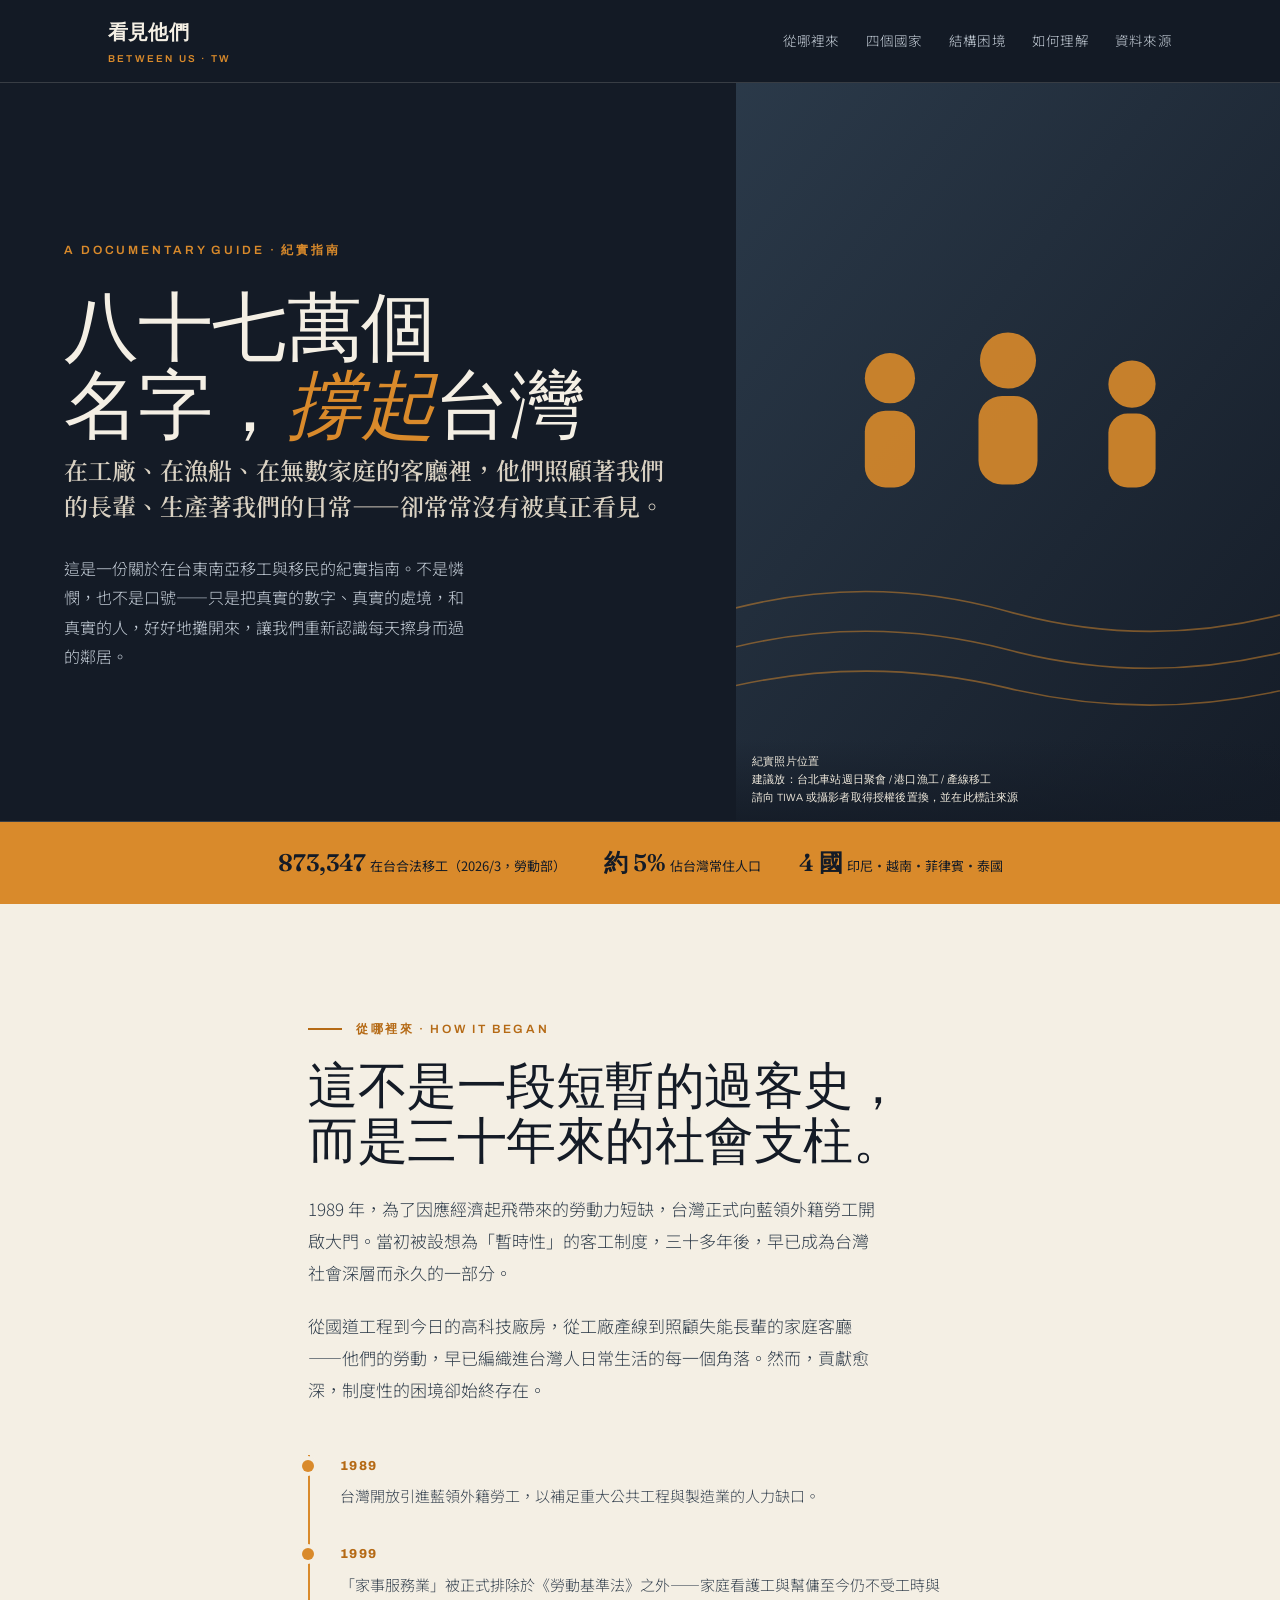
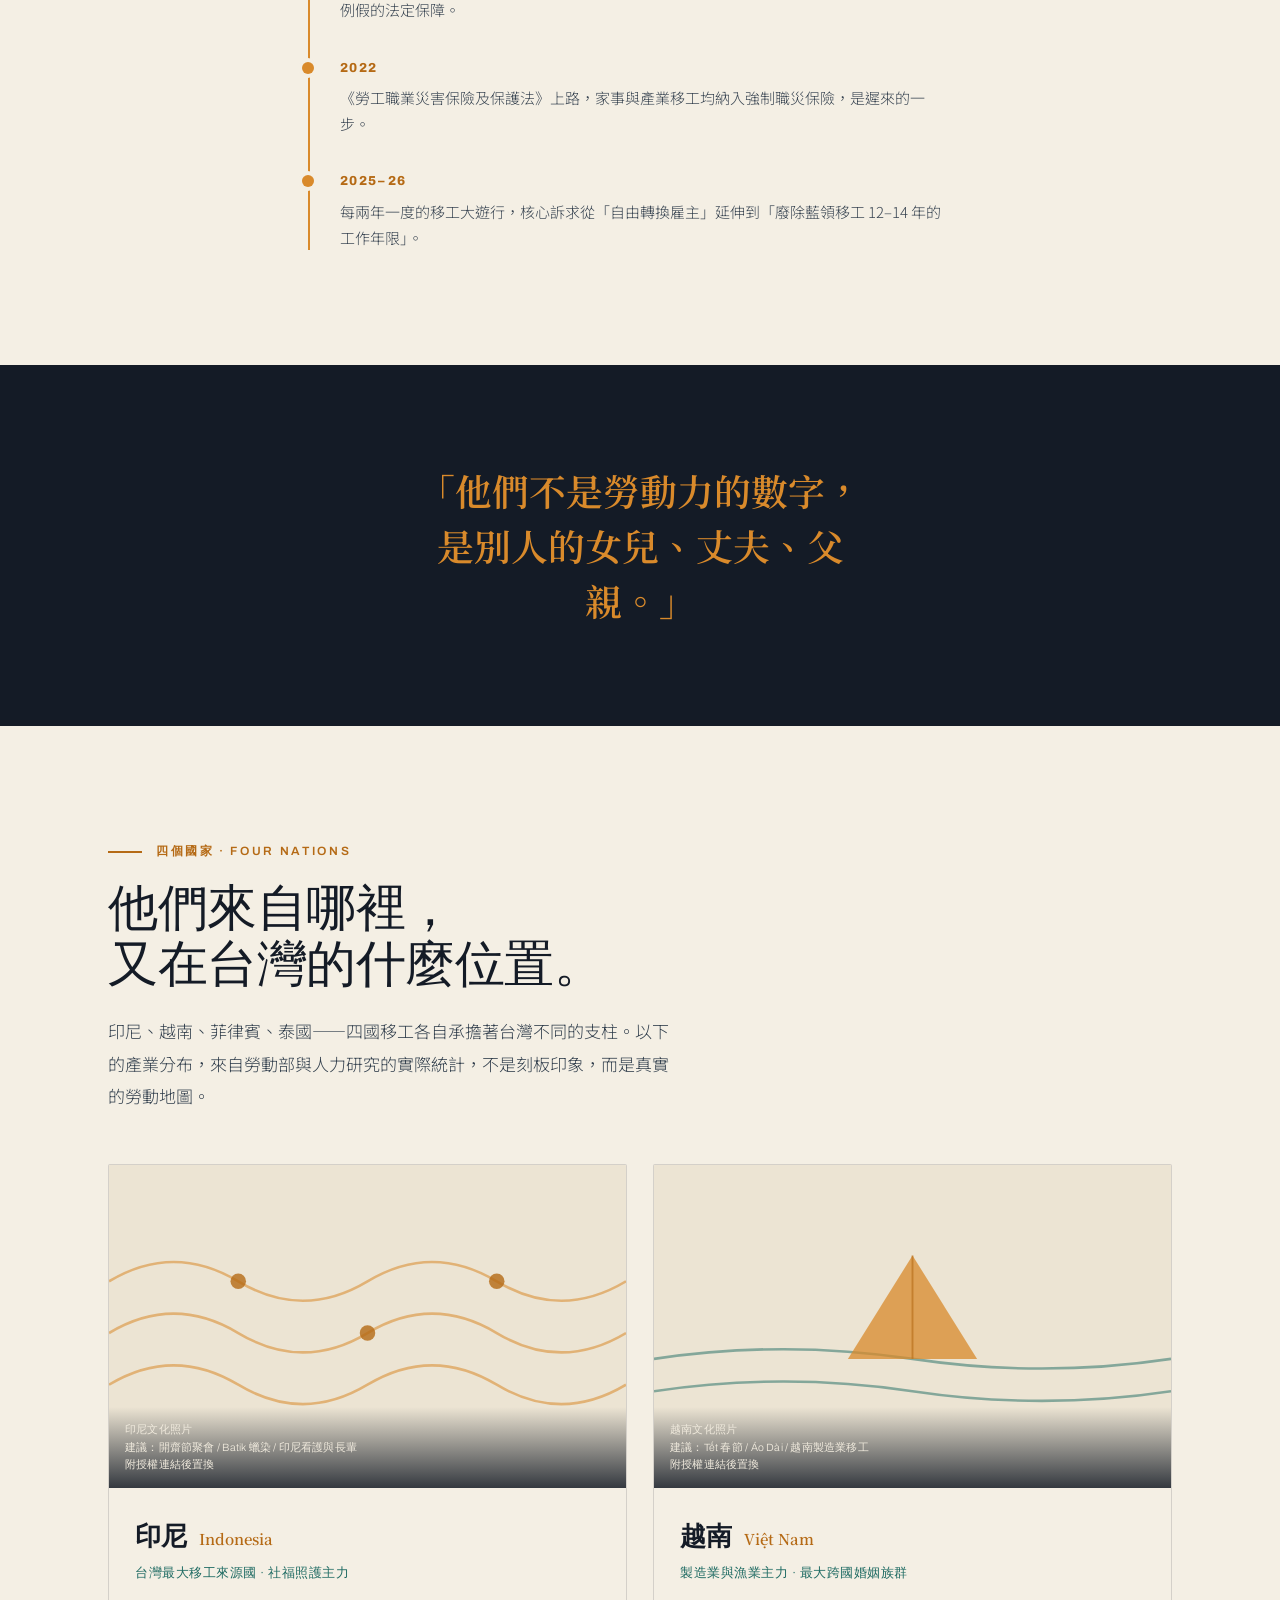
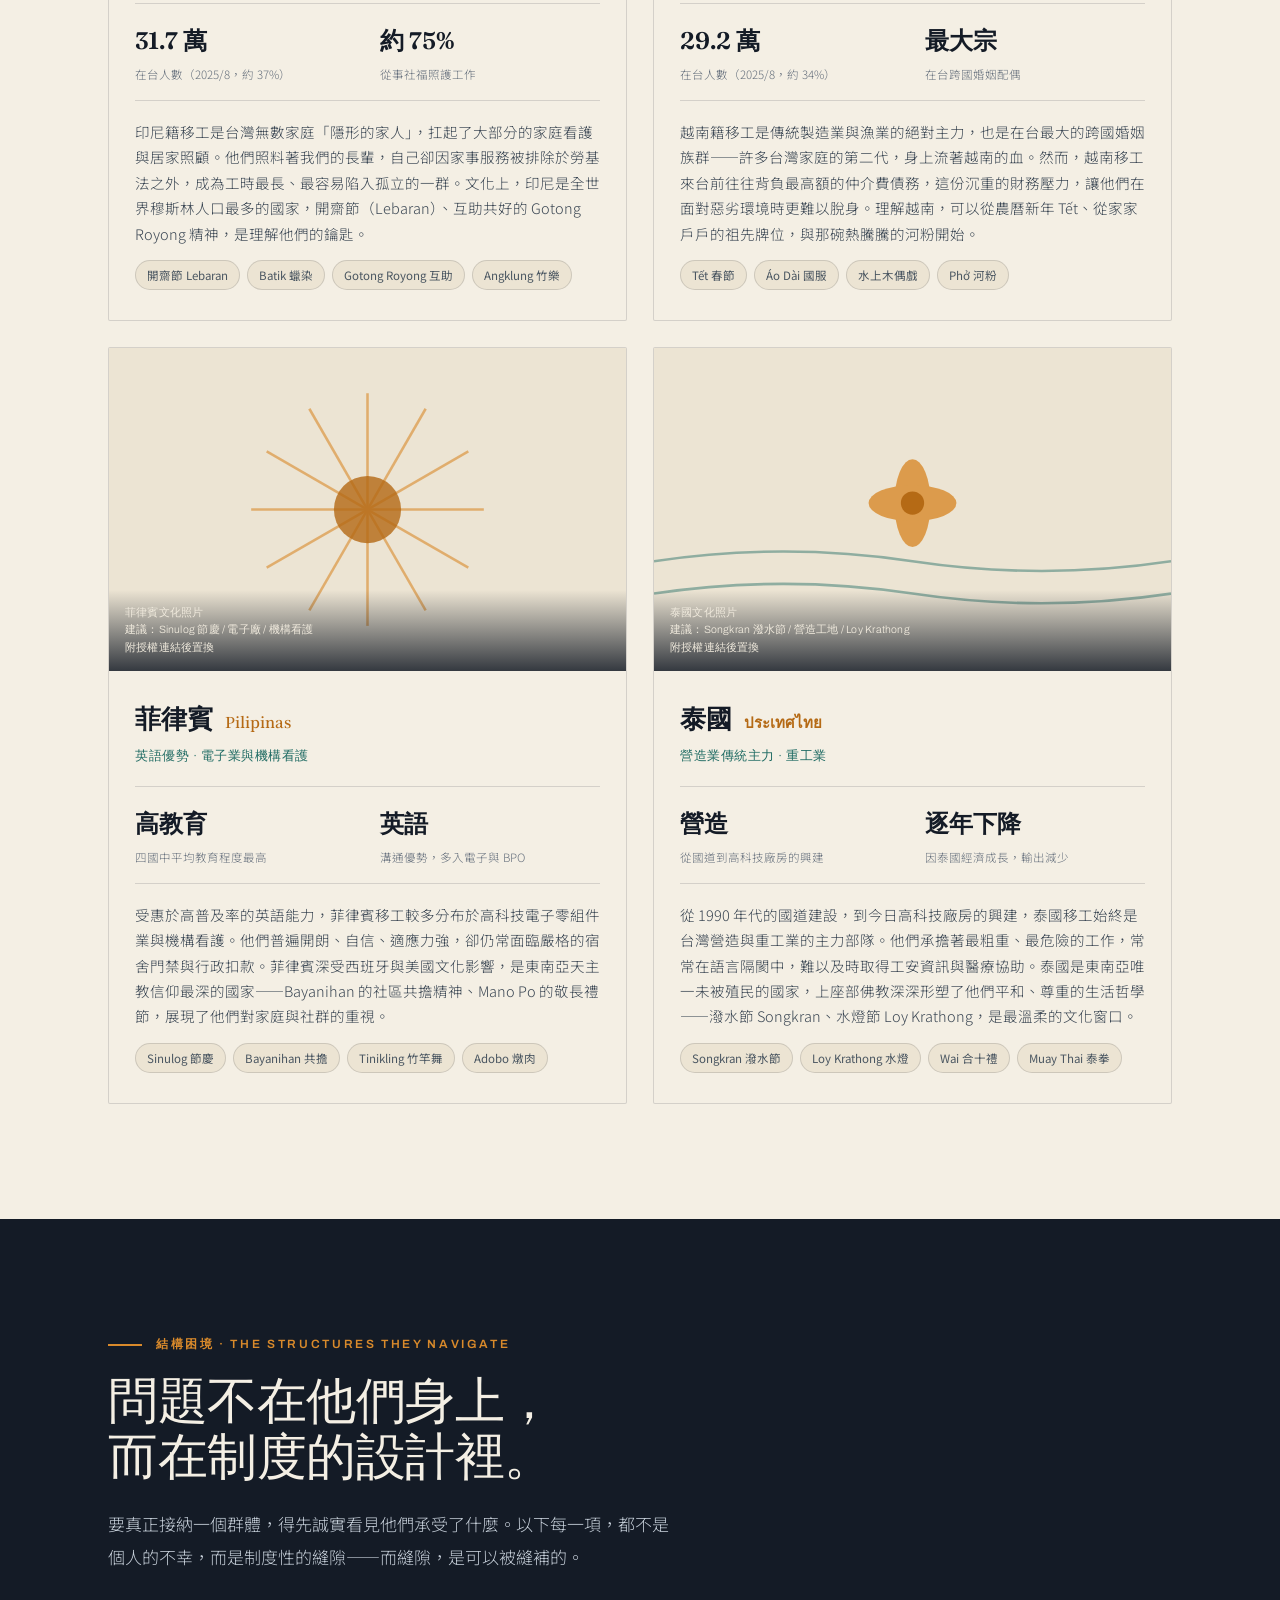
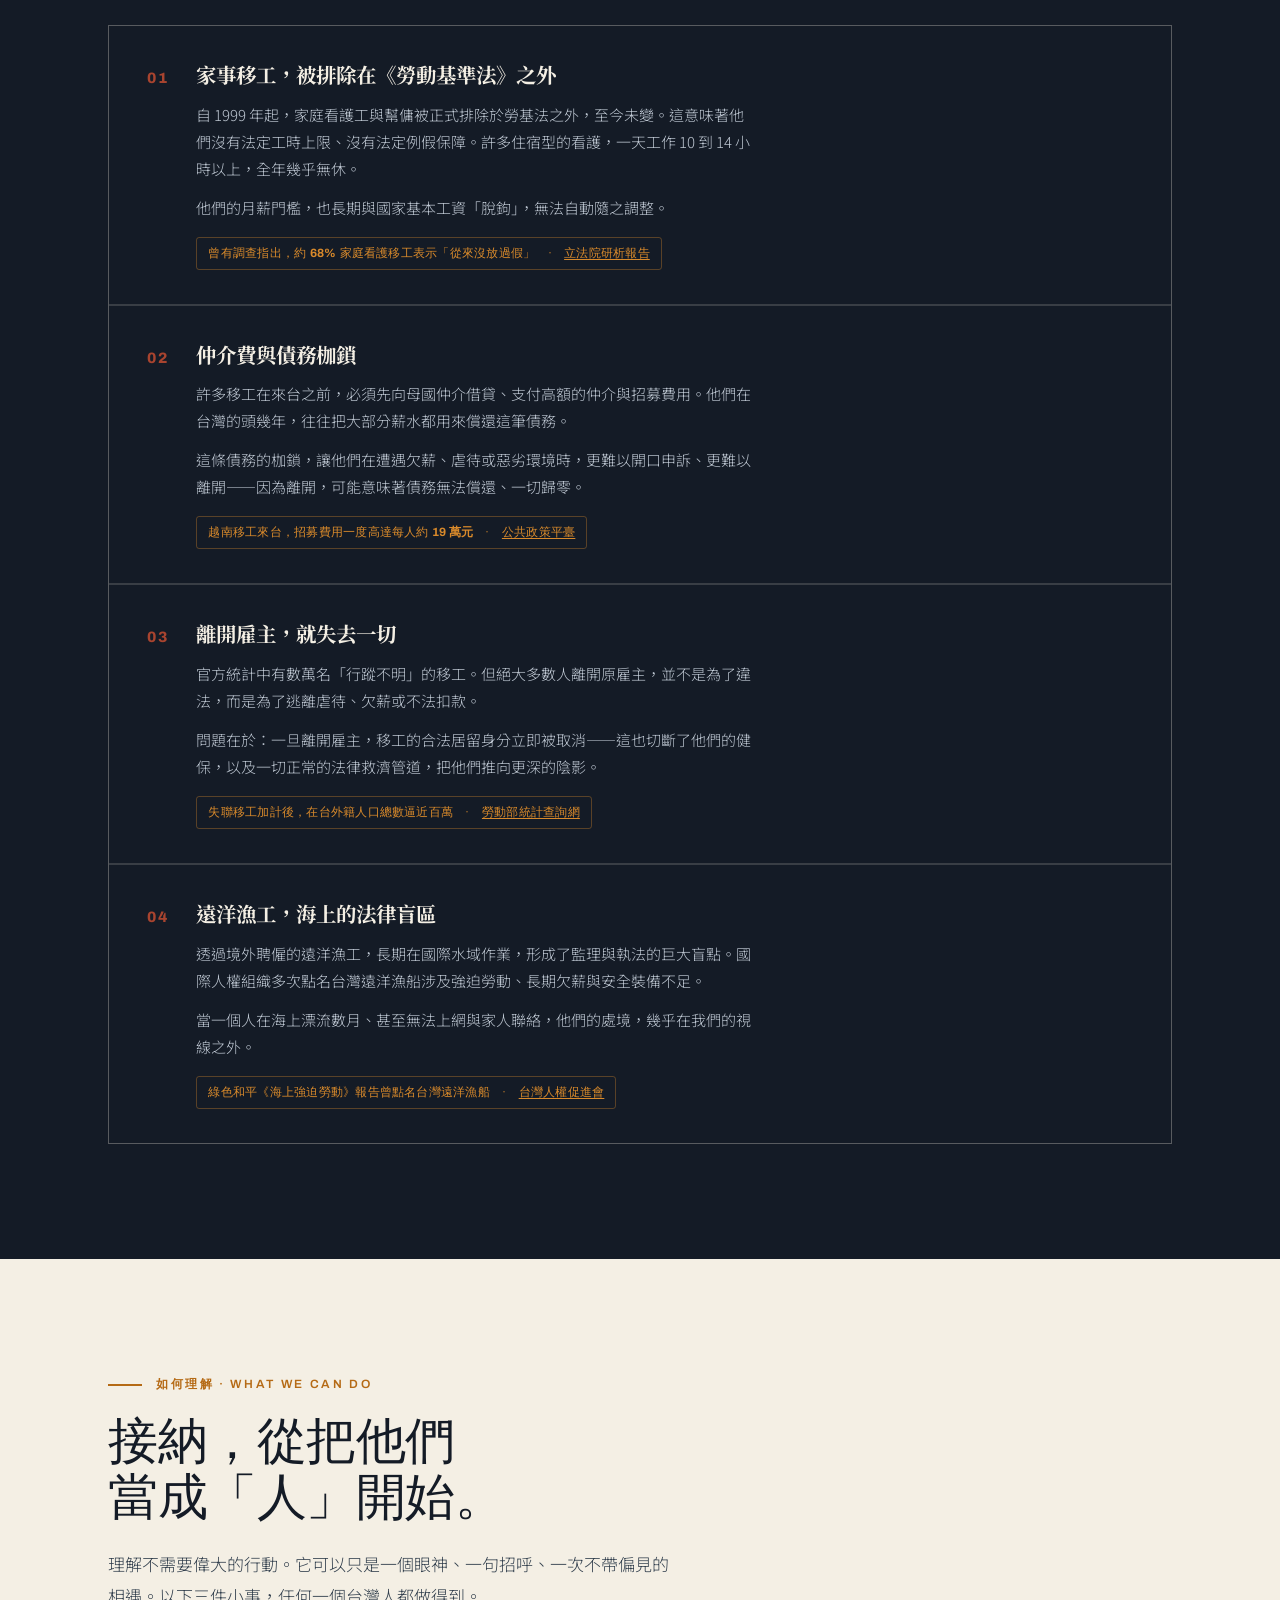
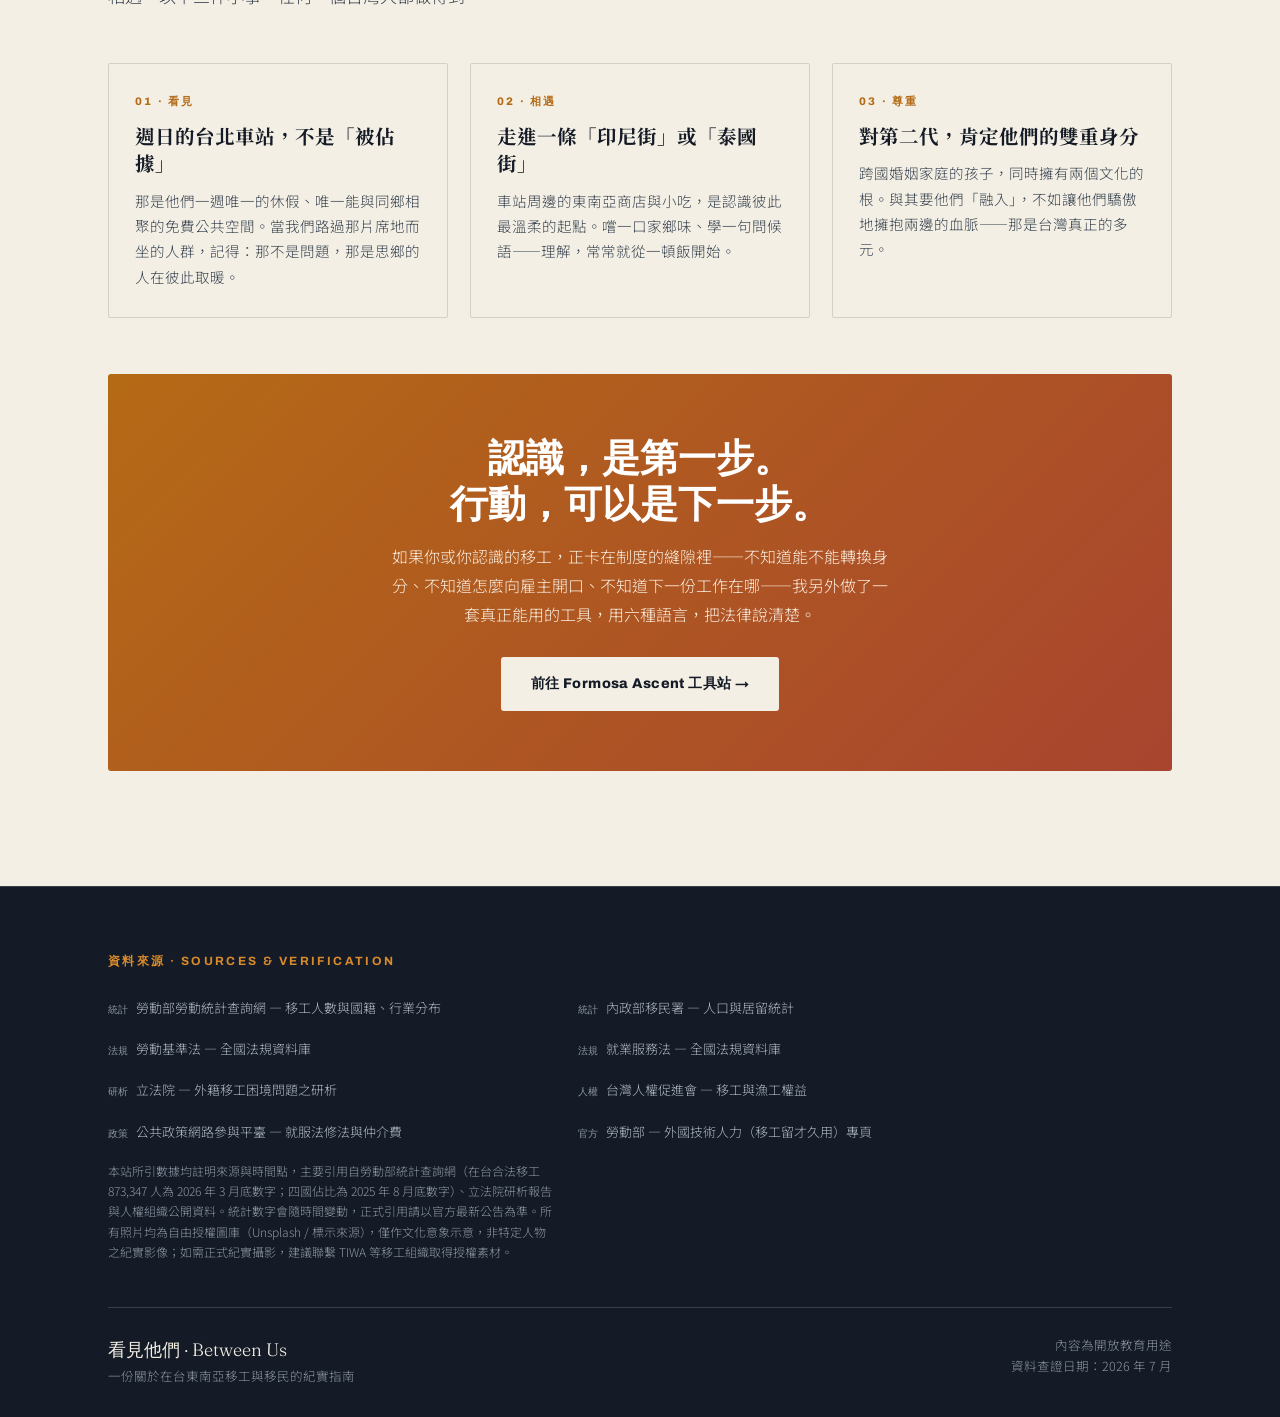
<file: culture-guide.html>
<!DOCTYPE html>
<html lang="zh-Hant">
<head>
<meta charset="UTF-8">
<meta name="viewport" content="width=device-width, initial-scale=1.0">
<title>看見他們 · Between Us — 台灣的東南亞移工與移民</title>
<meta name="description" content="八十七萬個名字，撐起台灣的工廠、漁船與長照。這是一份關於在台東南亞移工與移民的紀實指南——他們的貢獻、他們面對的結構困境，以及我們可以怎麼理解與接納。">
<link rel="preconnect" href="https://fonts.googleapis.com">
<link rel="preconnect" href="https://fonts.gstatic.com" crossorigin>
<link href="https://fonts.googleapis.com/css2?family=Noto+Serif+TC:wght@500;600;700;900&family=Noto+Sans+TC:wght@300;400;500;700&family=Fraunces:ital,opsz,wght@0,9..144,400;0,9..144,600;1,9..144,400&family=Archivo:wght@600;800&display=swap" rel="stylesheet">
<style>
:root{
  --ink:#141b26;          /* deep ink navy, base */
  --ink-soft:#2b3a4a;
  --paper:#f4efe4;        /* warm reading paper */
  --paper-2:#ece4d3;
  --marigold:#d98a2b;     /* single warm accent — SE Asian textile ochre */
  --marigold-deep:#b56a15;
  --clay:#a8442f;         /* secondary, used sparingly for hardship */
  --teal:#1f6b63;         /* used only in data */
  --mist:#8b96a3;
  --line:rgba(20,27,38,.14);
  --line-light:rgba(244,239,228,.16);
  --serif:'Noto Serif TC',serif;
  --sans:'Noto Sans TC',sans-serif;
  --display:'Fraunces',Georgia,serif;
  --mono:'Archivo',sans-serif;
}
*{box-sizing:border-box;margin:0;padding:0}
html{scroll-behavior:smooth}
body{background:var(--ink);color:var(--paper);font-family:var(--sans);font-weight:300;line-height:1.75;-webkit-font-smoothing:antialiased}
@media (prefers-reduced-motion:reduce){html{scroll-behavior:auto}*{animation:none!important;transition:none!important}}
img{max-width:100%;display:block}
a{color:inherit}
.wrap{max-width:1120px;margin:0 auto;padding:0 28px}
.narrow{max-width:720px;margin:0 auto;padding:0 28px}

/* ---------- NAV ---------- */
nav{position:sticky;top:0;z-index:50;background:rgba(20,27,38,.86);backdrop-filter:blur(12px);border-bottom:1px solid var(--line-light)}
.nav-in{max-width:1120px;margin:0 auto;padding:14px 28px;display:flex;align-items:center;justify-content:space-between;gap:18px}
.brand{font-family:var(--display);font-size:20px;font-weight:600;letter-spacing:.01em;color:var(--paper);text-decoration:none;white-space:nowrap}
.brand small{font-family:var(--mono);font-size:10px;font-weight:600;letter-spacing:.22em;color:var(--marigold);display:block;text-transform:uppercase;margin-top:1px}
.nav-links{display:flex;gap:26px;flex-wrap:wrap}
.nav-links a{font-size:13.5px;color:#c3ccd6;text-decoration:none;letter-spacing:.02em;transition:color .2s;white-space:nowrap}
.nav-links a:hover{color:var(--marigold)}
@media(max-width:760px){.nav-links{display:none}}

/* ---------- HERO ---------- */
header.hero{position:relative;padding:0;overflow:hidden;border-bottom:1px solid var(--line-light)}
.hero-grid{display:grid;grid-template-columns:1.15fr .85fr;min-height:82vh}
@media(max-width:900px){.hero-grid{grid-template-columns:1fr;min-height:auto}}
.hero-text{padding:9vh 5vw 8vh;display:flex;flex-direction:column;justify-content:center}
.hero-eyebrow{font-family:var(--mono);font-size:12px;font-weight:600;letter-spacing:.24em;text-transform:uppercase;color:var(--marigold);margin-bottom:26px}
.hero h1{font-family:var(--display);font-weight:400;font-size:clamp(2.6rem,6vw,4.7rem);line-height:1.04;letter-spacing:-.01em;color:var(--paper);margin-bottom:8px}
.hero h1 em{font-style:italic;color:var(--marigold)}
.hero .zh-sub{font-family:var(--serif);font-weight:600;font-size:clamp(1.1rem,2.2vw,1.5rem);color:#d9d1c2;margin-bottom:30px;line-height:1.5}
.hero p.lead{font-size:16px;line-height:1.85;color:#c3ccd6;max-width:46ch;font-weight:300}
.hero-figure{position:relative;background:var(--ink-soft)}
.hero-figure img{width:100%;height:100%;object-fit:cover;filter:saturate(.92) contrast(1.02)}
.hero-figure figcaption{position:absolute;bottom:0;left:0;right:0;padding:14px 18px;font-family:var(--mono);font-size:10.5px;letter-spacing:.04em;color:#e7e0d2;background:linear-gradient(transparent,rgba(20,27,38,.82));line-height:1.5}
.hero-figure figcaption a{color:var(--marigold);text-decoration:none}

/* scale ribbon under hero */
.ribbon{background:var(--marigold);color:var(--ink)}
.ribbon-in{max-width:1120px;margin:0 auto;padding:20px 28px;display:flex;gap:38px;flex-wrap:wrap;align-items:baseline;justify-content:center}
.ribbon b{font-family:var(--display);font-weight:600;font-size:1.5rem}
.ribbon span{font-size:13px;font-weight:400}

/* ---------- SECTION SCAFFOLD ---------- */
section{padding:clamp(64px,9vw,120px) 0}
.sec-paper{background:var(--paper);color:var(--ink)}
.sec-ink{background:var(--ink);color:var(--paper)}
.kicker{font-family:var(--mono);font-size:12px;font-weight:600;letter-spacing:.22em;text-transform:uppercase;color:var(--marigold-deep);margin-bottom:18px;display:flex;align-items:center;gap:14px}
.sec-ink .kicker{color:var(--marigold)}
.kicker::before{content:"";width:34px;height:2px;background:currentColor;display:inline-block}
h2.sec-title{font-family:var(--display);font-weight:400;font-size:clamp(2rem,4.2vw,3.1rem);line-height:1.12;letter-spacing:-.01em;margin-bottom:24px;max-width:20ch}
.sec-ink h2.sec-title{color:var(--paper)}
.body-lg{font-size:17px;line-height:1.9;font-weight:300;max-width:64ch}
.body-lg + .body-lg{margin-top:20px}
.sec-paper .body-lg{color:#33404e}

/* pull quote */
.pull{font-family:var(--serif);font-weight:600;font-size:clamp(1.5rem,3.4vw,2.3rem);line-height:1.5;color:var(--clay);max-width:22ch;margin:8px auto;text-align:center}
.sec-ink .pull{color:var(--marigold)}

/* ---------- DATA STRIP ---------- */
.data-grid{display:grid;grid-template-columns:repeat(4,1fr);gap:1px;background:var(--line);border:1px solid var(--line);margin-top:52px}
@media(max-width:820px){.data-grid{grid-template-columns:repeat(2,1fr)}}
.data-cell{background:var(--paper);padding:30px 24px}
.data-cell .num{font-family:var(--display);font-weight:600;font-size:clamp(1.9rem,3.4vw,2.7rem);line-height:1;color:var(--ink);letter-spacing:-.01em}
.data-cell .num small{font-size:.5em;color:var(--marigold-deep);font-weight:600}
.data-cell .lbl{font-size:13px;color:#55606d;margin-top:12px;line-height:1.55}
.data-cell .src{font-family:var(--mono);font-size:10px;letter-spacing:.03em;color:var(--mist);margin-top:10px}
.data-cell .src a{color:var(--marigold-deep);text-decoration:none}

/* ---------- ORIGIN TIMELINE ---------- */
.timeline{margin-top:48px;border-left:2px solid var(--marigold);padding-left:30px;display:flex;flex-direction:column;gap:34px;max-width:640px}
.tl-item{position:relative}
.tl-item::before{content:"";position:absolute;left:-38px;top:5px;width:12px;height:12px;border-radius:50%;background:var(--marigold);box-shadow:0 0 0 4px var(--ink)}
.sec-paper .tl-item::before{box-shadow:0 0 0 4px var(--paper)}
.tl-year{font-family:var(--mono);font-weight:800;font-size:13px;letter-spacing:.1em;color:var(--marigold-deep)}
.tl-body{font-size:15px;line-height:1.7;margin-top:6px}
.sec-paper .tl-body{color:#3a4653}

/* ---------- COUNTRY CARDS ---------- */
.country-head{display:grid;grid-template-columns:1fr;gap:8px;margin-bottom:14px}
.countries{display:grid;grid-template-columns:repeat(2,1fr);gap:26px;margin-top:52px}
@media(max-width:820px){.countries{grid-template-columns:1fr}}
.country{background:var(--paper);border:1px solid var(--line);border-radius:2px;overflow:hidden;display:flex;flex-direction:column}
.country .photo{aspect-ratio:16/10;background:var(--paper-2);position:relative;overflow:hidden}
.country .photo img{width:100%;height:100%;object-fit:cover}
.country .photo .cap{position:absolute;bottom:0;left:0;right:0;font-family:var(--mono);font-size:9.5px;letter-spacing:.03em;color:#f0eadd;padding:9px 12px;background:linear-gradient(transparent,rgba(20,27,38,.8));line-height:1.5}
.country .photo .cap a{color:var(--marigold);text-decoration:none}
.country .inner{padding:26px 26px 30px}
.country .flagline{display:flex;align-items:baseline;gap:12px;margin-bottom:4px}
.country h3{font-family:var(--display);font-weight:600;font-size:1.6rem;color:var(--ink)}
.country .native{font-family:var(--serif);color:var(--marigold-deep);font-size:15px;font-weight:600}
.country .role{font-size:12.5px;font-family:var(--mono);letter-spacing:.04em;color:var(--teal);text-transform:uppercase;margin-bottom:16px}
.country p{font-size:14.5px;line-height:1.75;color:#3a4653;font-weight:300}
.country .stat-inline{display:flex;gap:24px;margin:18px 0;padding:16px 0;border-top:1px solid var(--line);border-bottom:1px solid var(--line)}
.country .stat-inline div{flex:1}
.country .stat-inline .v{font-family:var(--display);font-weight:600;font-size:1.5rem;color:var(--ink)}
.country .stat-inline .k{font-size:11.5px;color:#66707d;margin-top:2px}
.tags{display:flex;flex-wrap:wrap;gap:7px;margin-top:14px}
.tag{font-size:11.5px;background:var(--paper-2);border:1px solid var(--line);color:#4a5661;padding:4px 11px;border-radius:20px;font-weight:400}

/* ---------- HARDSHIP ---------- */
.hard-list{margin-top:52px;display:flex;flex-direction:column;gap:2px;background:var(--line-light);border:1px solid var(--line-light)}
.hard{background:var(--ink);padding:34px clamp(20px,3vw,40px);display:grid;grid-template-columns:auto 1fr;gap:28px;align-items:start}
@media(max-width:640px){.hard{grid-template-columns:1fr;gap:12px}}
.hard .no{font-family:var(--mono);font-weight:800;font-size:15px;color:var(--clay);letter-spacing:.1em;padding-top:5px}
.hard h4{font-family:var(--serif);font-weight:700;font-size:1.28rem;color:var(--paper);margin-bottom:12px;line-height:1.4}
.hard p{font-size:15px;line-height:1.8;color:#bdc6d1;font-weight:300;max-width:70ch}
.hard p + p{margin-top:12px}
.hard .fact{display:inline-block;font-family:var(--mono);font-size:12px;letter-spacing:.02em;color:var(--marigold);border:1px solid rgba(217,138,43,.35);padding:5px 11px;border-radius:3px;margin-top:16px}
.hard .fact a{color:inherit;text-decoration:underline;text-underline-offset:2px}

/* ---------- ACCEPT / CTA ---------- */
.accept-grid{display:grid;grid-template-columns:repeat(3,1fr);gap:22px;margin-top:50px}
@media(max-width:820px){.accept-grid{grid-template-columns:1fr}}
.accept{background:var(--paper);border:1px solid var(--line);padding:28px 26px;border-radius:2px}
.accept .n{font-family:var(--mono);font-size:11px;letter-spacing:.2em;color:var(--marigold-deep);font-weight:800;text-transform:uppercase}
.accept h4{font-family:var(--serif);font-weight:700;font-size:1.22rem;color:var(--ink);margin:12px 0 10px;line-height:1.4}
.accept p{font-size:14.5px;color:#3a4653;line-height:1.75;font-weight:300}

.tool-band{background:linear-gradient(135deg,var(--marigold-deep),var(--clay));color:var(--paper);border-radius:3px;padding:clamp(36px,5vw,60px);margin-top:56px;text-align:center}
.tool-band h3{font-family:var(--display);font-weight:600;font-size:clamp(1.6rem,3.4vw,2.4rem);line-height:1.2;margin-bottom:16px;color:#fff}
.tool-band p{font-size:16px;color:#fbeede;max-width:56ch;margin:0 auto 28px;line-height:1.8;font-weight:300}
.tool-btn{display:inline-flex;align-items:center;gap:10px;background:var(--paper);color:var(--ink);font-family:var(--mono);font-weight:800;font-size:14px;letter-spacing:.03em;padding:15px 30px;border-radius:3px;text-decoration:none;transition:transform .2s,box-shadow .2s}
.tool-btn:hover{transform:translateY(-2px);box-shadow:0 12px 30px rgba(0,0,0,.25)}

/* ---------- SOURCES / FOOTER ---------- */
.sources{background:var(--ink);border-top:1px solid var(--line-light);padding:64px 0 30px}
.sources h4{font-family:var(--mono);font-size:12px;letter-spacing:.2em;text-transform:uppercase;color:var(--marigold);margin-bottom:22px}
.src-grid{display:grid;grid-template-columns:repeat(2,1fr);gap:12px 40px;max-width:900px}
@media(max-width:700px){.src-grid{grid-template-columns:1fr}}
.src-grid a{font-size:13px;color:#aeb8c3;text-decoration:none;line-height:1.7;border-bottom:1px solid transparent;padding:3px 0;transition:color .2s}
.src-grid a:hover{color:var(--marigold)}
.src-grid a span{font-family:var(--mono);font-size:10px;color:var(--mist);margin-right:8px}
footer .foot-btm{border-top:1px solid var(--line-light);margin-top:44px;padding-top:26px;display:flex;justify-content:space-between;flex-wrap:wrap;gap:16px;font-size:12.5px;color:var(--mist)}
footer .foot-btm .brand2{font-family:var(--display);font-size:18px;color:var(--paper)}
.disclaimer{font-size:12px;color:var(--mist);line-height:1.7;max-width:74ch;margin-top:14px;font-weight:300}

/* reveal on scroll */
/* photo slots (designed placeholders for licensed photos) */
.photo-slot{position:relative;width:100%;height:100%;overflow:hidden}
.photo-slot svg{width:100%;height:100%;display:block}
.hero-slot{min-height:340px}
.slot-note{position:absolute;left:0;right:0;bottom:0;padding:14px 16px;font-family:var(--mono);font-size:10.5px;line-height:1.7;letter-spacing:.02em;color:#f0eadd;background:linear-gradient(transparent,rgba(20,27,38,.85));text-align:left}
.slot-note.dark{color:#f0eadd}
.country-slot{aspect-ratio:16/10}
transform:translateY(24px);transition:opacity .7s ease,transform .7s ease}
.reveal.in{opacity:1;transform:none}
@media (prefers-reduced-motion:reduce){.reveal{opacity:1;transform:none}}
</style>
</head>
<body>

<nav>
  <div class="nav-in">
    <a href="#top" class="brand">看見他們<small>Between&nbsp;Us · TW</small></a>
    <div class="nav-links">
      <a href="#origin">從哪裡來</a>
      <a href="#who">四個國家</a>
      <a href="#hardship">結構困境</a>
      <a href="#accept">如何理解</a>
      <a href="#sources">資料來源</a>
    </div>
  </div>
</nav>

<a id="top"></a>
<header class="hero">
  <div class="hero-grid">
    <div class="hero-text">
      <div class="hero-eyebrow reveal">A documentary guide · 紀實指南</div>
      <h1 class="reveal">八十七萬個<br>名字，<em>撐起</em>台灣</h1>
      <div class="zh-sub reveal">在工廠、在漁船、在無數家庭的客廳裡，他們照顧著我們的長輩、生產著我們的日常——卻常常沒有被真正看見。</div>
      <p class="lead reveal">這是一份關於在台東南亞移工與移民的紀實指南。不是憐憫，也不是口號——只是把真實的數字、真實的處境，和真實的人，好好地攤開來，讓我們重新認識每天擦身而過的鄰居。</p>
    </div>
    <figure class="hero-figure reveal">
      <div class="photo-slot hero-slot" role="img" aria-label="紀實照片位置：台灣城市日常">
        <svg viewBox="0 0 400 500" preserveAspectRatio="xMidYMid slice" xmlns="http://www.w3.org/2000/svg" aria-hidden="true">
          <defs>
            <linearGradient id="hg" x1="0" y1="0" x2="1" y2="1">
              <stop offset="0" stop-color="#2b3a4a"/><stop offset="1" stop-color="#141b26"/>
            </linearGradient>
          </defs>
          <rect width="400" height="500" fill="url(#hg)"/>
          <g stroke="#d98a2b" stroke-width="1.1" opacity="0.5" fill="none">
            <path d="M0 360 Q100 330 200 358 T400 356"/>
            <path d="M0 386 Q100 358 200 384 T400 382"/>
            <path d="M0 412 Q100 386 200 410 T400 408"/>
          </g>
          <g fill="#d98a2b" opacity="0.9">
            <circle cx="120" cy="200" r="17"/><rect x="103" y="222" width="34" height="52" rx="14"/>
            <circle cx="200" cy="188" r="19"/><rect x="180" y="212" width="40" height="60" rx="16"/>
            <circle cx="284" cy="204" r="16"/><rect x="268" y="224" width="32" height="50" rx="13"/>
          </g>
        </svg>
        <span class="slot-note">紀實照片位置<br>建議放：台北車站週日聚會 / 港口漁工 / 產線移工<br>請向 TIWA 或攝影者取得授權後置換，並在此標註來源</span>
      </div>
    </figure>
  </div>
</header>

<div class="ribbon">
  <div class="ribbon-in">
    <div><b>873,347</b> <span>在台合法移工（2026/3，勞動部）</span></div>
    <div><b>約 5%</b> <span>佔台灣常住人口</span></div>
    <div><b>4 國</b> <span>印尼・越南・菲律賓・泰國</span></div>
  </div>
</div>

<!-- ORIGIN -->
<section class="sec-paper" id="origin">
  <div class="narrow">
    <div class="kicker reveal">從哪裡來 · How it began</div>
    <h2 class="sec-title reveal">這不是一段短暫的過客史，<br>而是三十年來的社會支柱。</h2>
    <p class="body-lg reveal">1989 年，為了因應經濟起飛帶來的勞動力短缺，台灣正式向藍領外籍勞工開啟大門。當初被設想為「暫時性」的客工制度，三十多年後，早已成為台灣社會深層而永久的一部分。</p>
    <p class="body-lg reveal">從國道工程到今日的高科技廠房，從工廠產線到照顧失能長輩的家庭客廳——他們的勞動，早已編織進台灣人日常生活的每一個角落。然而，貢獻愈深，制度性的困境卻始終存在。</p>

    <div class="timeline">
      <div class="tl-item reveal"><div class="tl-year">1989</div><div class="tl-body">台灣開放引進藍領外籍勞工，以補足重大公共工程與製造業的人力缺口。</div></div>
      <div class="tl-item reveal"><div class="tl-year">1999</div><div class="tl-body">「家事服務業」被正式排除於《勞動基準法》之外——家庭看護工與幫傭至今仍不受工時與例假的法定保障。</div></div>
      <div class="tl-item reveal"><div class="tl-year">2022</div><div class="tl-body">《勞工職業災害保險及保護法》上路，家事與產業移工均納入強制職災保險，是遲來的一步。</div></div>
      <div class="tl-item reveal"><div class="tl-year">2025–26</div><div class="tl-body">每兩年一度的移工大遊行，核心訴求從「自由轉換雇主」延伸到「廢除藍領移工 12–14 年的工作年限」。</div></div>
    </div>
  </div>
</section>

<!-- PULL QUOTE -->
<section class="sec-ink" style="padding-top:clamp(56px,7vw,90px);padding-bottom:clamp(56px,7vw,90px)">
  <div class="narrow">
    <p class="pull reveal">「他們不是勞動力的數字，<br>是別人的女兒、丈夫、父親。」</p>
  </div>
</section>

<!-- WHO / FOUR COUNTRIES -->
<section class="sec-paper" id="who">
  <div class="wrap">
    <div class="kicker reveal">四個國家 · Four nations</div>
    <h2 class="sec-title reveal">他們來自哪裡，<br>又在台灣的什麼位置。</h2>
    <p class="body-lg reveal">印尼、越南、菲律賓、泰國——四國移工各自承擔著台灣不同的支柱。以下的產業分布，來自勞動部與人力研究的實際統計，不是刻板印象，而是真實的勞動地圖。</p>

    <div class="countries">

      <!-- Indonesia -->
      <article class="country reveal">
        <div class="photo photo-slot country-slot" role="img" aria-label="印尼文化照片位置">
          <svg viewBox="0 0 400 250" preserveAspectRatio="xMidYMid slice" xmlns="http://www.w3.org/2000/svg" aria-hidden="true">
            <rect width="400" height="250" fill="#ece4d3"/>
            <g fill="none" stroke="#d98a2b" stroke-width="2" opacity="0.55"><path d="M0 90 Q50 60 100 90 T200 90 T300 90 T400 90"/><path d="M0 130 Q50 100 100 130 T200 130 T300 130 T400 130"/><path d="M0 170 Q50 140 100 170 T200 170 T300 170 T400 170"/></g><g fill="#b56a15" opacity="0.8"><circle cx="100" cy="90" r="6"/><circle cx="200" cy="130" r="6"/><circle cx="300" cy="90" r="6"/></g>
          </svg>
          <span class="slot-note dark">印尼文化照片<br>建議：開齋節聚會 / Batik 蠟染 / 印尼看護與長輩<br>附授權連結後置換</span>
        </div>
        <div class="inner">
          <div class="flagline"><h3>印尼</h3><span class="native">Indonesia</span></div>
          <div class="role">台灣最大移工來源國 · 社福照護主力</div>
          <div class="stat-inline">
            <div><div class="v">31.7 萬</div><div class="k">在台人數（2025/8，約 37%）</div></div>
            <div><div class="v">約 75%</div><div class="k">從事社福照護工作</div></div>
          </div>
          <p>印尼籍移工是台灣無數家庭「隱形的家人」，扛起了大部分的家庭看護與居家照顧。他們照料著我們的長輩，自己卻因家事服務被排除於勞基法之外，成為工時最長、最容易陷入孤立的一群。文化上，印尼是全世界穆斯林人口最多的國家，開齋節（Lebaran）、互助共好的 Gotong Royong 精神，是理解他們的鑰匙。</p>
          <div class="tags"><span class="tag">開齋節 Lebaran</span><span class="tag">Batik 蠟染</span><span class="tag">Gotong Royong 互助</span><span class="tag">Angklung 竹樂</span></div>
        </div>
      </article>

      <!-- Vietnam -->
      <article class="country reveal">
        <div class="photo photo-slot country-slot" role="img" aria-label="越南文化照片位置">
          <svg viewBox="0 0 400 250" preserveAspectRatio="xMidYMid slice" xmlns="http://www.w3.org/2000/svg" aria-hidden="true">
            <rect width="400" height="250" fill="#ece4d3"/>
            <g fill="none" stroke="#1f6b63" stroke-width="2" opacity="0.5"><path d="M0 150 Q100 135 200 150 T400 150"/><path d="M0 175 Q100 160 200 175 T400 175"/></g><path d="M200 70 L150 150 L250 150 Z" fill="#d98a2b" opacity="0.75"/><line x1="200" y1="70" x2="200" y2="150" stroke="#b56a15" stroke-width="1.5" opacity="0.6"/>
          </svg>
          <span class="slot-note dark">越南文化照片<br>建議：Tết 春節 / Áo Dài / 越南製造業移工<br>附授權連結後置換</span>
        </div>
        <div class="inner">
          <div class="flagline"><h3>越南</h3><span class="native">Việt Nam</span></div>
          <div class="role">製造業與漁業主力 · 最大跨國婚姻族群</div>
          <div class="stat-inline">
            <div><div class="v">29.2 萬</div><div class="k">在台人數（2025/8，約 34%）</div></div>
            <div><div class="v">最大宗</div><div class="k">在台跨國婚姻配偶</div></div>
          </div>
          <p>越南籍移工是傳統製造業與漁業的絕對主力，也是在台最大的跨國婚姻族群——許多台灣家庭的第二代，身上流著越南的血。然而，越南移工來台前往往背負最高額的仲介費債務，這份沉重的財務壓力，讓他們在面對惡劣環境時更難以脫身。理解越南，可以從農曆新年 Tết、從家家戶戶的祖先牌位，與那碗熱騰騰的河粉開始。</p>
          <div class="tags"><span class="tag">Tết 春節</span><span class="tag">Áo Dài 國服</span><span class="tag">水上木偶戲</span><span class="tag">Phở 河粉</span></div>
        </div>
      </article>

      <!-- Philippines -->
      <article class="country reveal">
        <div class="photo photo-slot country-slot" role="img" aria-label="菲律賓文化照片位置">
          <svg viewBox="0 0 400 250" preserveAspectRatio="xMidYMid slice" xmlns="http://www.w3.org/2000/svg" aria-hidden="true">
            <rect width="400" height="250" fill="#ece4d3"/>
            <g stroke="#d98a2b" stroke-width="2" opacity="0.6"><line x1="200" y1="125" x2="290" y2="125"/><line x1="200" y1="125" x2="278" y2="170"/><line x1="200" y1="125" x2="245" y2="203"/><line x1="200" y1="125" x2="200" y2="215"/><line x1="200" y1="125" x2="155" y2="203"/><line x1="200" y1="125" x2="122" y2="170"/><line x1="200" y1="125" x2="110" y2="125"/><line x1="200" y1="125" x2="122" y2="80"/><line x1="200" y1="125" x2="155" y2="47"/><line x1="200" y1="125" x2="200" y2="35"/><line x1="200" y1="125" x2="245" y2="47"/><line x1="200" y1="125" x2="278" y2="80"/></g><circle cx="200" cy="125" r="26" fill="#b56a15" opacity="0.8"/>
          </svg>
          <span class="slot-note dark">菲律賓文化照片<br>建議：Sinulog 節慶 / 電子廠 / 機構看護<br>附授權連結後置換</span>
        </div>
        <div class="inner">
          <div class="flagline"><h3>菲律賓</h3><span class="native">Pilipinas</span></div>
          <div class="role">英語優勢 · 電子業與機構看護</div>
          <div class="stat-inline">
            <div><div class="v">高教育</div><div class="k">四國中平均教育程度最高</div></div>
            <div><div class="v">英語</div><div class="k">溝通優勢，多入電子與 BPO</div></div>
          </div>
          <p>受惠於高普及率的英語能力，菲律賓移工較多分布於高科技電子零組件業與機構看護。他們普遍開朗、自信、適應力強，卻仍常面臨嚴格的宿舍門禁與行政扣款。菲律賓深受西班牙與美國文化影響，是東南亞天主教信仰最深的國家——Bayanihan 的社區共擔精神、Mano Po 的敬長禮節，展現了他們對家庭與社群的重視。</p>
          <div class="tags"><span class="tag">Sinulog 節慶</span><span class="tag">Bayanihan 共擔</span><span class="tag">Tinikling 竹竿舞</span><span class="tag">Adobo 燉肉</span></div>
        </div>
      </article>

      <!-- Thailand -->
      <article class="country reveal">
        <div class="photo photo-slot country-slot" role="img" aria-label="泰國文化照片位置">
          <svg viewBox="0 0 400 250" preserveAspectRatio="xMidYMid slice" xmlns="http://www.w3.org/2000/svg" aria-hidden="true">
            <rect width="400" height="250" fill="#ece4d3"/>
            <g fill="none" stroke="#1f6b63" stroke-width="2" opacity="0.45"><path d="M0 165 Q100 150 200 165 T400 165"/><path d="M0 190 Q100 175 200 190 T400 190"/></g><g fill="#d98a2b" opacity="0.8"><ellipse cx="200" cy="120" rx="14" ry="34"/><ellipse cx="200" cy="120" rx="34" ry="14"/></g><circle cx="200" cy="120" r="9" fill="#b56a15"/>
          </svg>
          <span class="slot-note dark">泰國文化照片<br>建議：Songkran 潑水節 / 營造工地 / Loy Krathong<br>附授權連結後置換</span>
        </div>
        <div class="inner">
          <div class="flagline"><h3>泰國</h3><span class="native">ประเทศไทย</span></div>
          <div class="role">營造業傳統主力 · 重工業</div>
          <div class="stat-inline">
            <div><div class="v">營造</div><div class="k">從國道到高科技廠房的興建</div></div>
            <div><div class="v">逐年下降</div><div class="k">因泰國經濟成長，輸出減少</div></div>
          </div>
          <p>從 1990 年代的國道建設，到今日高科技廠房的興建，泰國移工始終是台灣營造與重工業的主力部隊。他們承擔著最粗重、最危險的工作，常常在語言隔閡中，難以及時取得工安資訊與醫療協助。泰國是東南亞唯一未被殖民的國家，上座部佛教深深形塑了他們平和、尊重的生活哲學——潑水節 Songkran、水燈節 Loy Krathong，是最溫柔的文化窗口。</p>
          <div class="tags"><span class="tag">Songkran 潑水節</span><span class="tag">Loy Krathong 水燈</span><span class="tag">Wai 合十禮</span><span class="tag">Muay Thai 泰拳</span></div>
        </div>
      </article>

    </div>
  </div>
</section>

<!-- HARDSHIP -->
<section class="sec-ink" id="hardship">
  <div class="wrap">
    <div class="kicker reveal">結構困境 · The structures they navigate</div>
    <h2 class="sec-title reveal">問題不在他們身上，<br>而在制度的設計裡。</h2>
    <p class="body-lg reveal" style="color:#c3ccd6">要真正接納一個群體，得先誠實看見他們承受了什麼。以下每一項，都不是個人的不幸，而是制度性的縫隙——而縫隙，是可以被縫補的。</p>

    <div class="hard-list">
      <div class="hard reveal">
        <div class="no">01</div>
        <div>
          <h4>家事移工，被排除在《勞動基準法》之外</h4>
          <p>自 1999 年起，家庭看護工與幫傭被正式排除於勞基法之外，至今未變。這意味著他們沒有法定工時上限、沒有法定例假保障。許多住宿型的看護，一天工作 10 到 14 小時以上，全年幾乎無休。</p>
          <p>他們的月薪門檻，也長期與國家基本工資「脫鉤」，無法自動隨之調整。</p>
          <span class="fact">曾有調查指出，約 <b>68%</b> 家庭看護移工表示「從來沒放過假」　·　<a href="https://www.ly.gov.tw/Pages/Detail.aspx?nodeid=6590&pid=171808" target="_blank" rel="noopener">立法院研析報告</a></span>
        </div>
      </div>

      <div class="hard reveal">
        <div class="no">02</div>
        <div>
          <h4>仲介費與債務枷鎖</h4>
          <p>許多移工在來台之前，必須先向母國仲介借貸、支付高額的仲介與招募費用。他們在台灣的頭幾年，往往把大部分薪水都用來償還這筆債務。</p>
          <p>這條債務的枷鎖，讓他們在遭遇欠薪、虐待或惡劣環境時，更難以開口申訴、更難以離開——因為離開，可能意味著債務無法償還、一切歸零。</p>
          <span class="fact">越南移工來台，招募費用一度高達每人約 <b>19 萬元</b>　·　<a href="https://join.gov.tw/idea/detail/8ab15f6a-57e6-447c-bd58-c1b06903527d" target="_blank" rel="noopener">公共政策平臺</a></span>
        </div>
      </div>

      <div class="hard reveal">
        <div class="no">03</div>
        <div>
          <h4>離開雇主，就失去一切</h4>
          <p>官方統計中有數萬名「行蹤不明」的移工。但絕大多數人離開原雇主，並不是為了違法，而是為了逃離虐待、欠薪或不法扣款。</p>
          <p>問題在於：一旦離開雇主，移工的合法居留身分立即被取消——這也切斷了他們的健保，以及一切正常的法律救濟管道，把他們推向更深的陰影。</p>
          <span class="fact">失聯移工加計後，在台外籍人口總數逼近百萬　·　<a href="https://statdb.mol.gov.tw/" target="_blank" rel="noopener">勞動部統計查詢網</a></span>
        </div>
      </div>

      <div class="hard reveal">
        <div class="no">04</div>
        <div>
          <h4>遠洋漁工，海上的法律盲區</h4>
          <p>透過境外聘僱的遠洋漁工，長期在國際水域作業，形成了監理與執法的巨大盲點。國際人權組織多次點名台灣遠洋漁船涉及強迫勞動、長期欠薪與安全裝備不足。</p>
          <p>當一個人在海上漂流數月、甚至無法上網與家人聯絡，他們的處境，幾乎在我們的視線之外。</p>
          <span class="fact">綠色和平《海上強迫勞動》報告曾點名台灣遠洋漁船　·　<a href="https://www.tahr.org.tw/term/457" target="_blank" rel="noopener">台灣人權促進會</a></span>
        </div>
      </div>
    </div>
  </div>
</section>

<!-- ACCEPT -->
<section class="sec-paper" id="accept">
  <div class="wrap">
    <div class="kicker reveal">如何理解 · What we can do</div>
    <h2 class="sec-title reveal">接納，從把他們<br>當成「人」開始。</h2>
    <p class="body-lg reveal">理解不需要偉大的行動。它可以只是一個眼神、一句招呼、一次不帶偏見的相遇。以下三件小事，任何一個台灣人都做得到。</p>

    <div class="accept-grid">
      <div class="accept reveal">
        <div class="n">01 · 看見</div>
        <h4>週日的台北車站，不是「被佔據」</h4>
        <p>那是他們一週唯一的休假、唯一能與同鄉相聚的免費公共空間。當我們路過那片席地而坐的人群，記得：那不是問題，那是思鄉的人在彼此取暖。</p>
      </div>
      <div class="accept reveal">
        <div class="n">02 · 相遇</div>
        <h4>走進一條「印尼街」或「泰國街」</h4>
        <p>車站周邊的東南亞商店與小吃，是認識彼此最溫柔的起點。嚐一口家鄉味、學一句問候語——理解，常常就從一頓飯開始。</p>
      </div>
      <div class="accept reveal">
        <div class="n">03 · 尊重</div>
        <h4>對第二代，肯定他們的雙重身分</h4>
        <p>跨國婚姻家庭的孩子，同時擁有兩個文化的根。與其要他們「融入」，不如讓他們驕傲地擁抱兩邊的血脈——那是台灣真正的多元。</p>
      </div>
    </div>

    <!-- BRIDGE TO FORMOSA ASCENT -->
    <div class="tool-band reveal">
      <h3>認識，是第一步。<br>行動，可以是下一步。</h3>
      <p>如果你或你認識的移工，正卡在制度的縫隙裡——不知道能不能轉換身分、不知道怎麼向雇主開口、不知道下一份工作在哪——我另外做了一套真正能用的工具，用六種語言，把法律說清楚。</p>
      <a href="https://formosa-ascent.vercel.app" target="_blank" rel="noopener" class="tool-btn">前往 Formosa Ascent 工具站 →</a>
    </div>
  </div>
</section>

<!-- SOURCES -->
<footer class="sources" id="sources">
  <div class="wrap">
    <h4>資料來源 · Sources &amp; verification</h4>
    <div class="src-grid">
      <a href="https://statdb.mol.gov.tw/" target="_blank" rel="noopener"><span>統計</span>勞動部勞動統計查詢網 — 移工人數與國籍、行業分布</a>
      <a href="https://www.immigration.gov.tw/" target="_blank" rel="noopener"><span>統計</span>內政部移民署 — 人口與居留統計</a>
      <a href="https://law.moj.gov.tw/LawClass/LawAll.aspx?pcode=N0030001" target="_blank" rel="noopener"><span>法規</span>勞動基準法 — 全國法規資料庫</a>
      <a href="https://law.moj.gov.tw/LawClass/LawAll.aspx?pcode=N0090001" target="_blank" rel="noopener"><span>法規</span>就業服務法 — 全國法規資料庫</a>
      <a href="https://www.ly.gov.tw/Pages/Detail.aspx?nodeid=6590&pid=171808" target="_blank" rel="noopener"><span>研析</span>立法院 — 外籍移工困境問題之研析</a>
      <a href="https://www.tahr.org.tw/term/457" target="_blank" rel="noopener"><span>人權</span>台灣人權促進會 — 移工與漁工權益</a>
      <a href="https://join.gov.tw/idea/detail/8ab15f6a-57e6-447c-bd58-c1b06903527d" target="_blank" rel="noopener"><span>政策</span>公共政策網路參與平臺 — 就服法修法與仲介費</a>
      <a href="https://fw.wda.gov.tw/wda-employer/home/mid-foreign-labor" target="_blank" rel="noopener"><span>官方</span>勞動部 — 外國技術人力（移工留才久用）專頁</a>
    </div>
    <p class="disclaimer">本站所引數據均註明來源與時間點，主要引用自勞動部統計查詢網（在台合法移工 873,347 人為 2026 年 3 月底數字；四國佔比為 2025 年 8 月底數字）、立法院研析報告與人權組織公開資料。統計數字會隨時間變動，正式引用請以官方最新公告為準。所有照片均為自由授權圖庫（Unsplash / 標示來源），僅作文化意象示意，非特定人物之紀實影像；如需正式紀實攝影，建議聯繫 TIWA 等移工組織取得授權素材。</p>

    <div class="foot-btm">
      <div>
        <span class="brand2">看見他們 · Between Us</span><br>
        一份關於在台東南亞移工與移民的紀實指南
      </div>
      <div style="text-align:right">
        內容為開放教育用途<br>
        資料查證日期：2026 年 7 月
      </div>
    </div>
  </div>
</footer>

<script>
// Scroll reveal — respects reduced motion
(function(){
  var reduce = window.matchMedia && window.matchMedia('(prefers-reduced-motion: reduce)').matches;
  var els = document.querySelectorAll('.reveal');
  if(reduce || !('IntersectionObserver' in window)){
    els.forEach(function(e){e.classList.add('in')});
    return;
  }
  var io = new IntersectionObserver(function(entries){
    entries.forEach(function(en){
      if(en.isIntersecting){ en.target.classList.add('in'); io.unobserve(en.target); }
    });
  },{threshold:.12, rootMargin:'0px 0px -8% 0px'});
  els.forEach(function(e){io.observe(e)});
})();
</script>
</body>
</html>
</file>
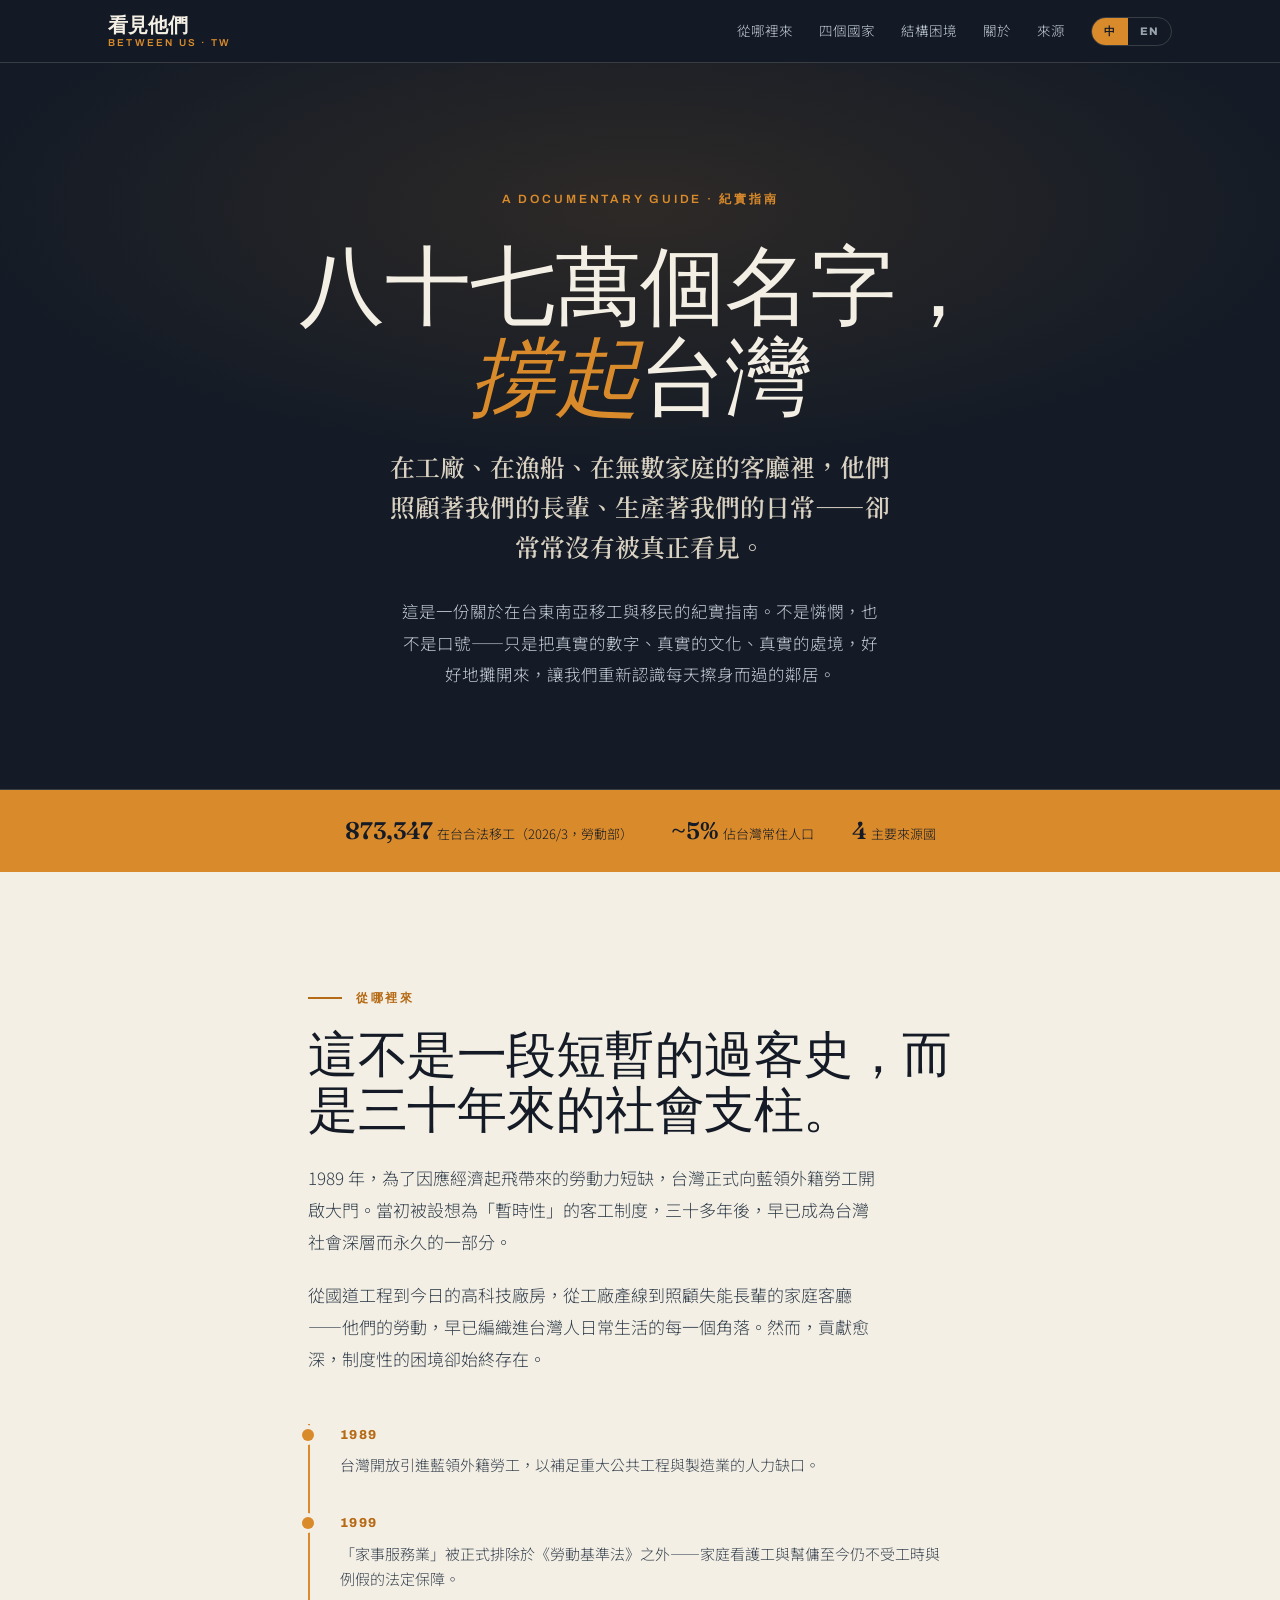
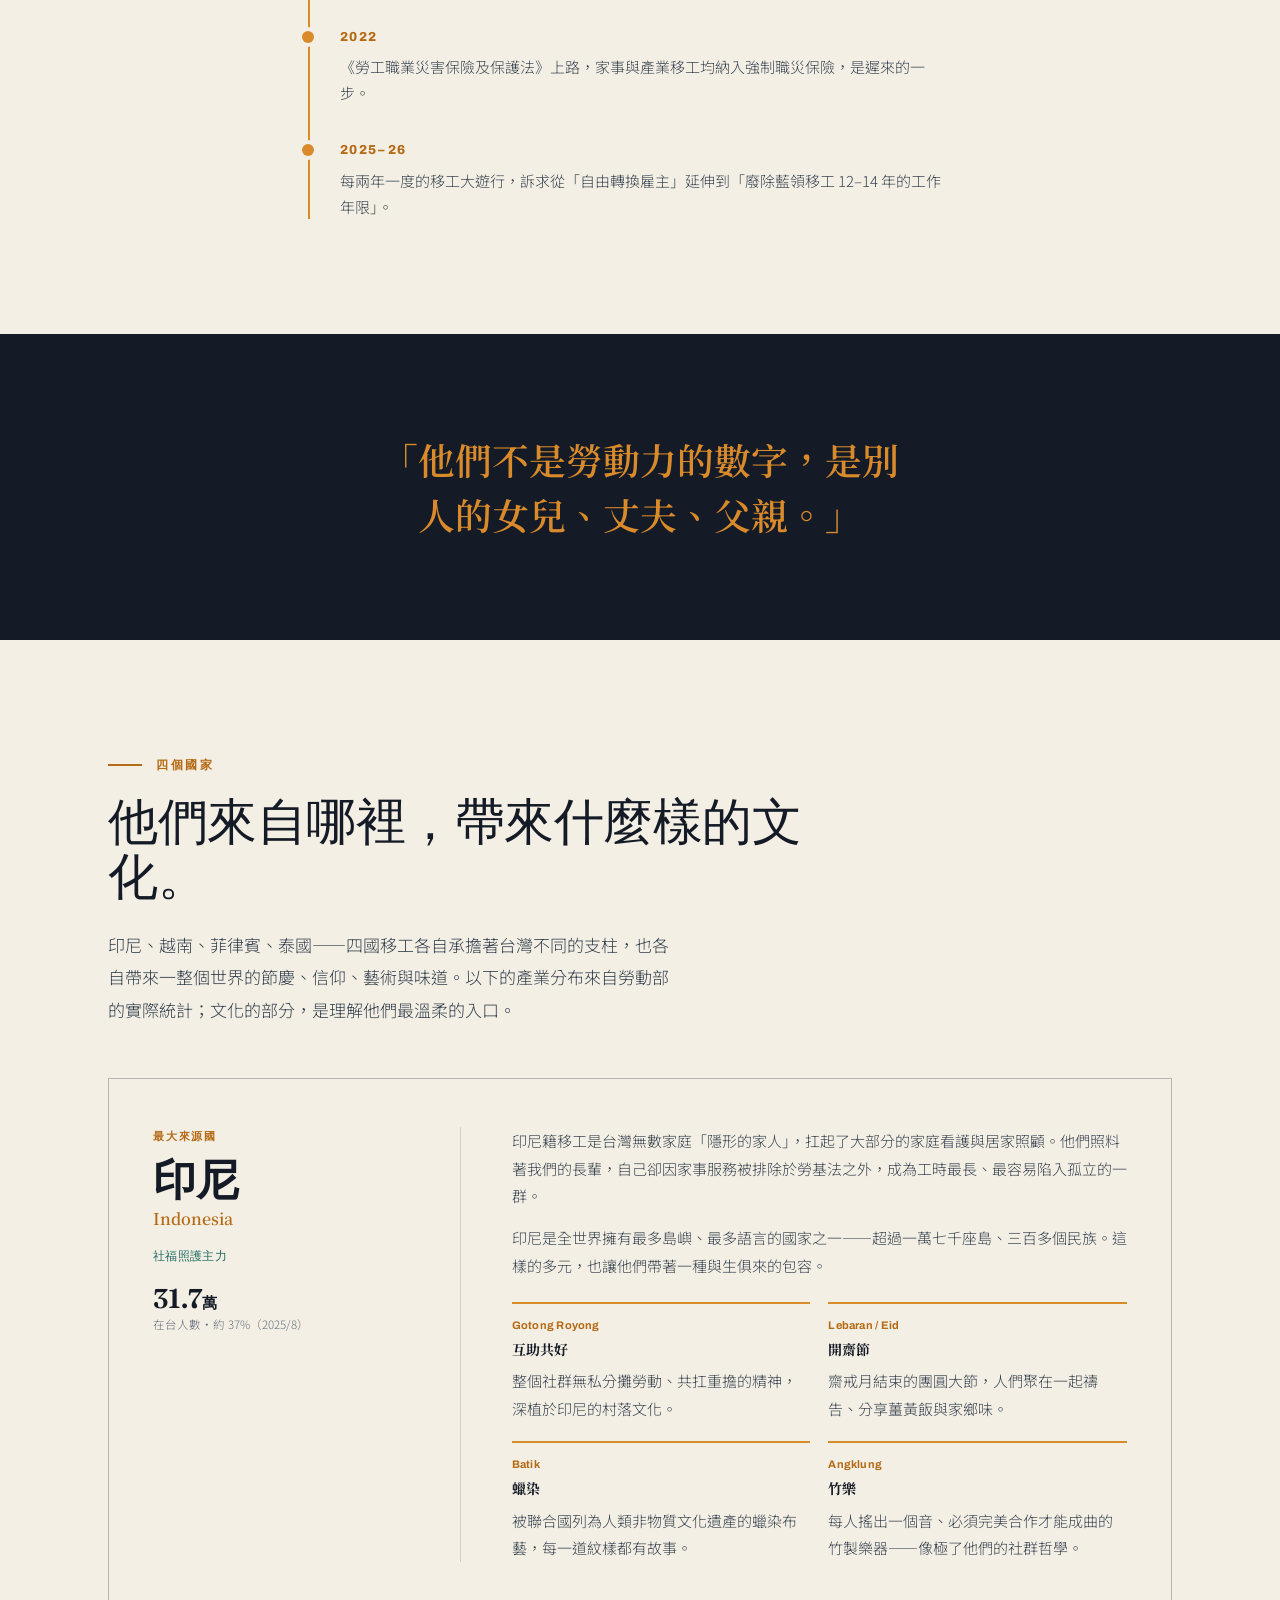
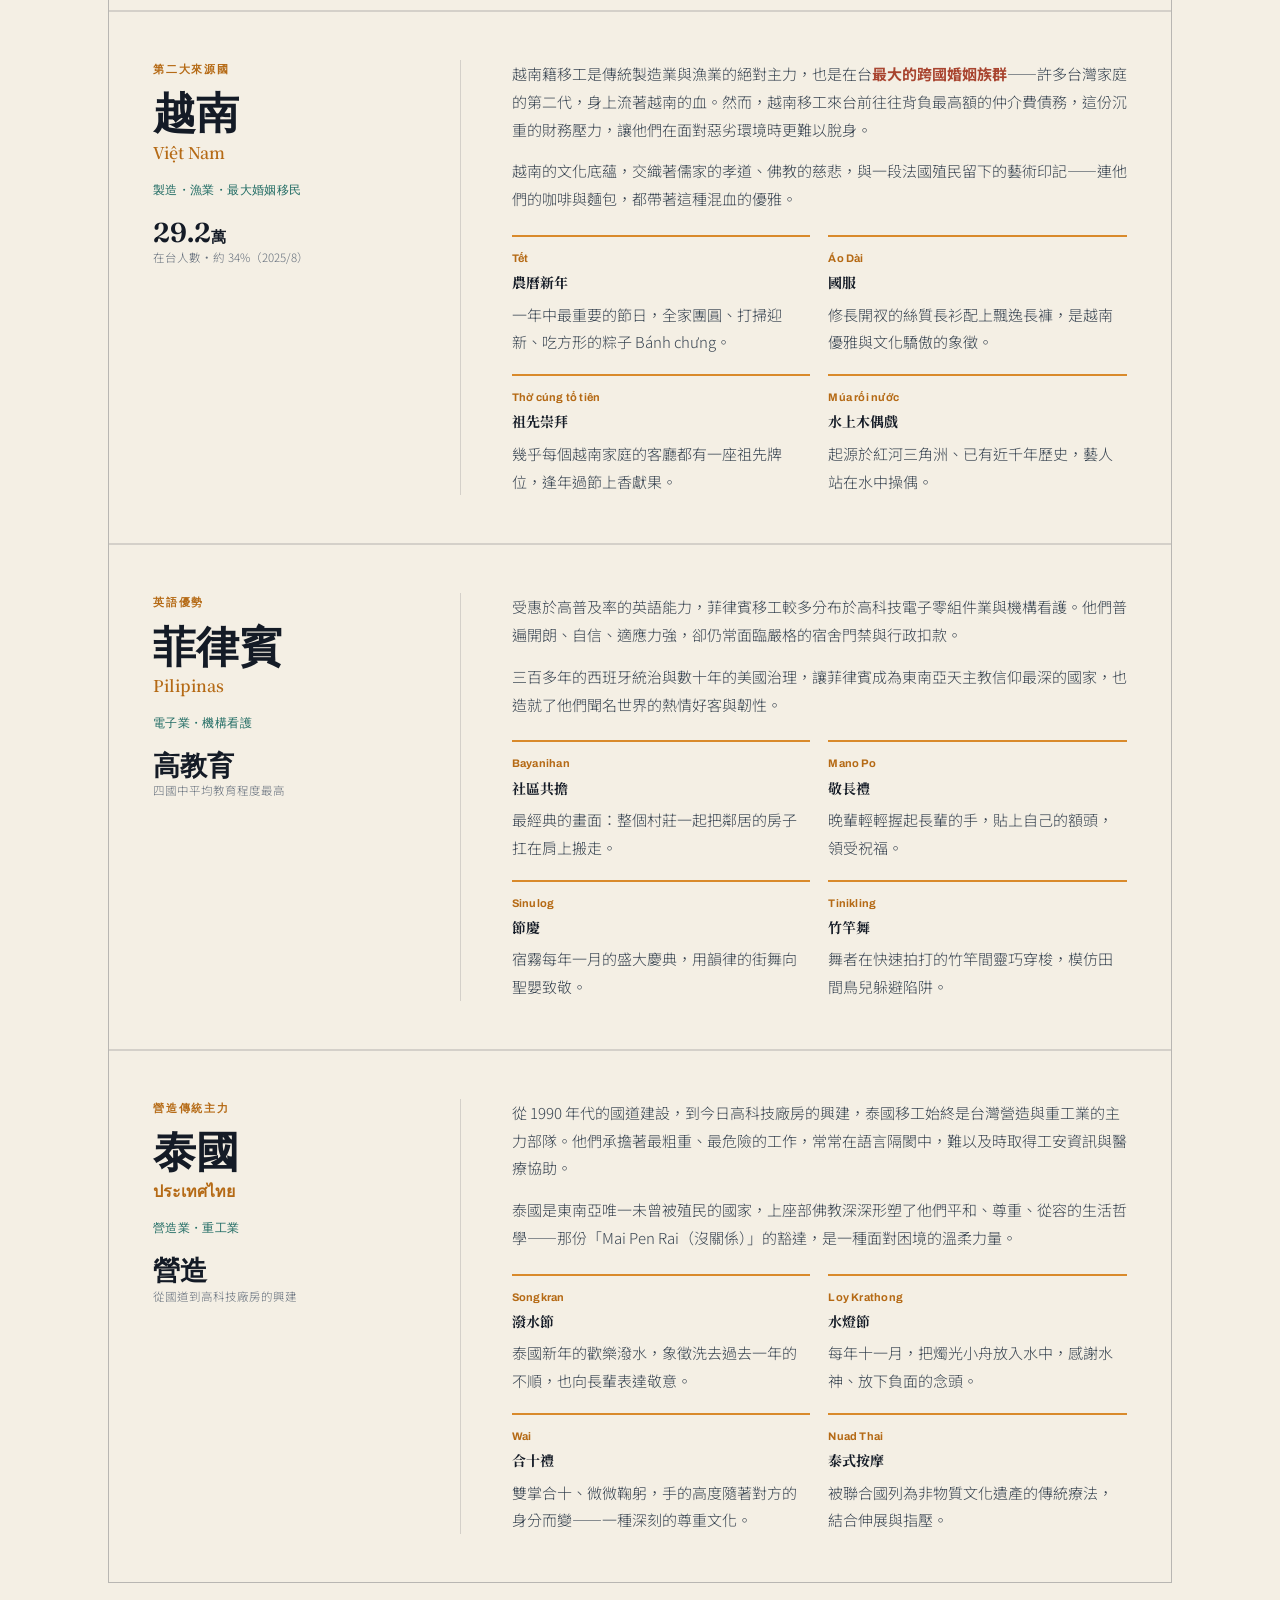
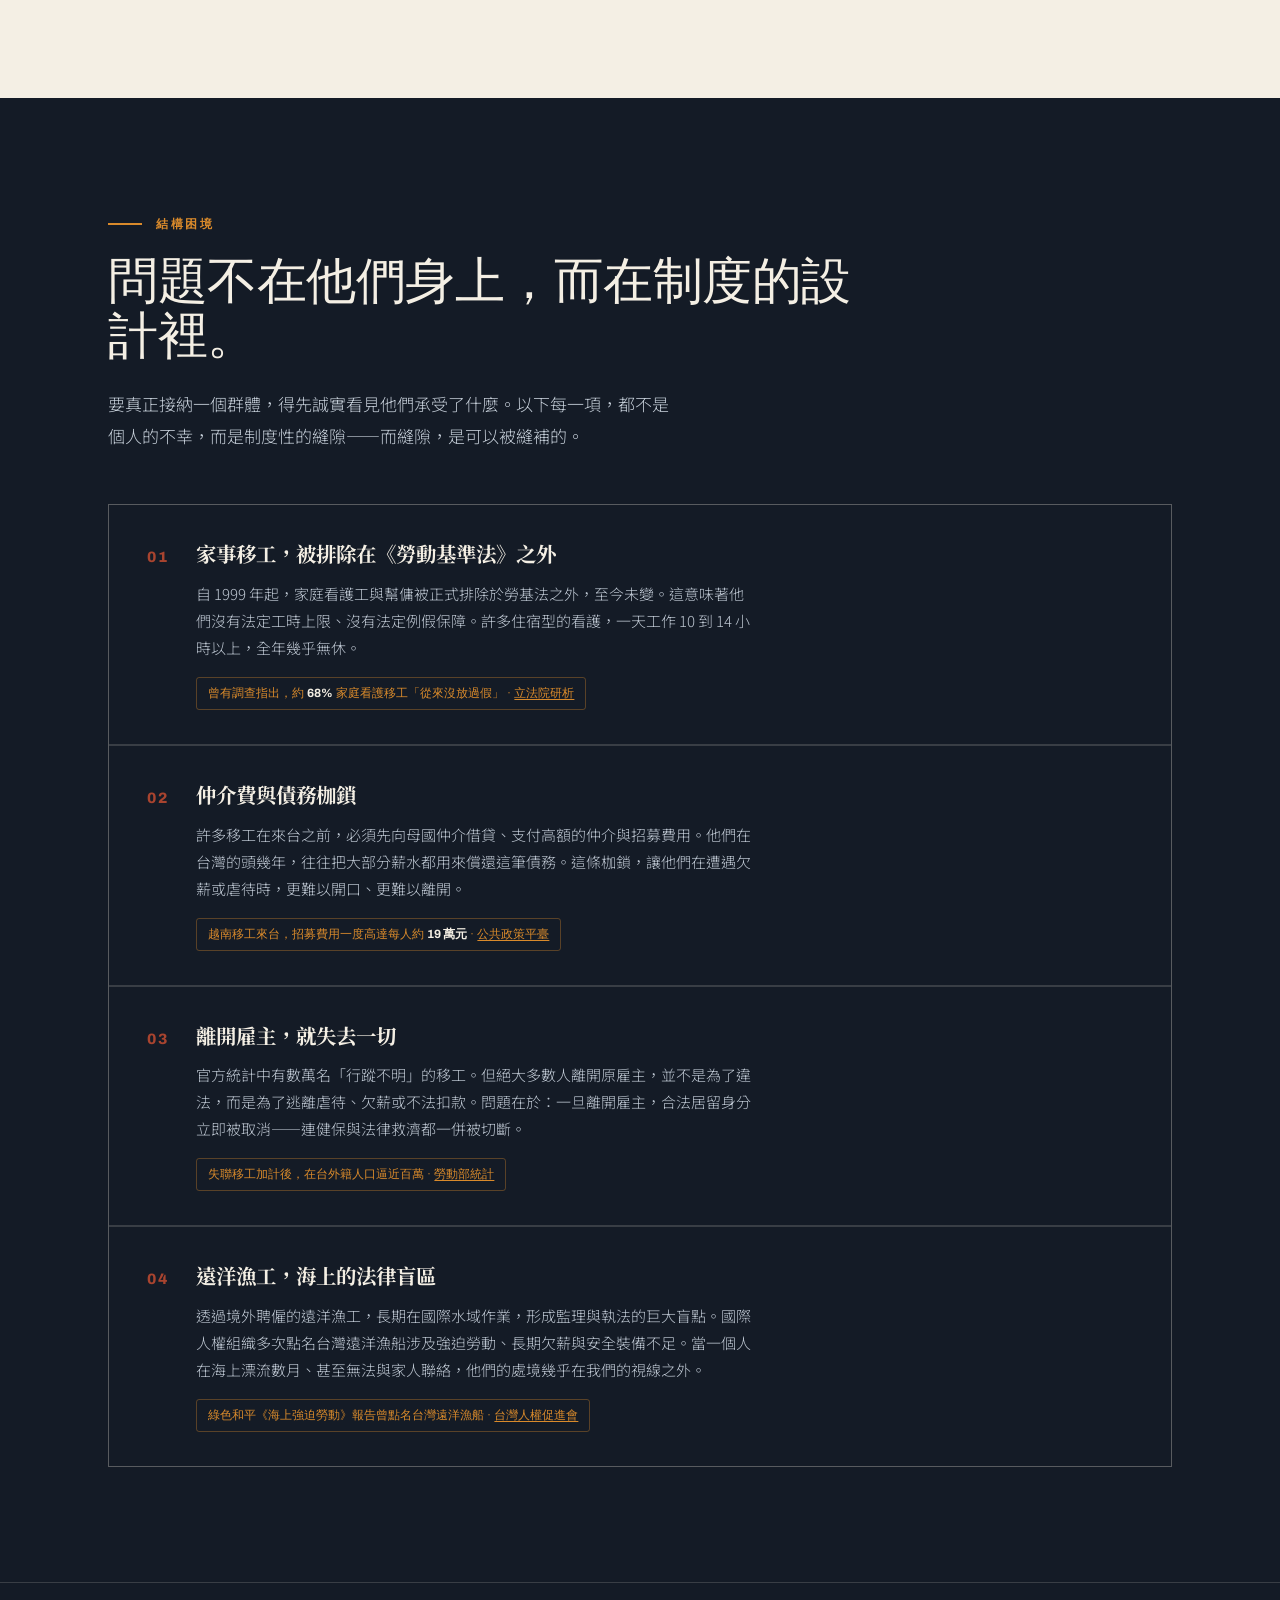
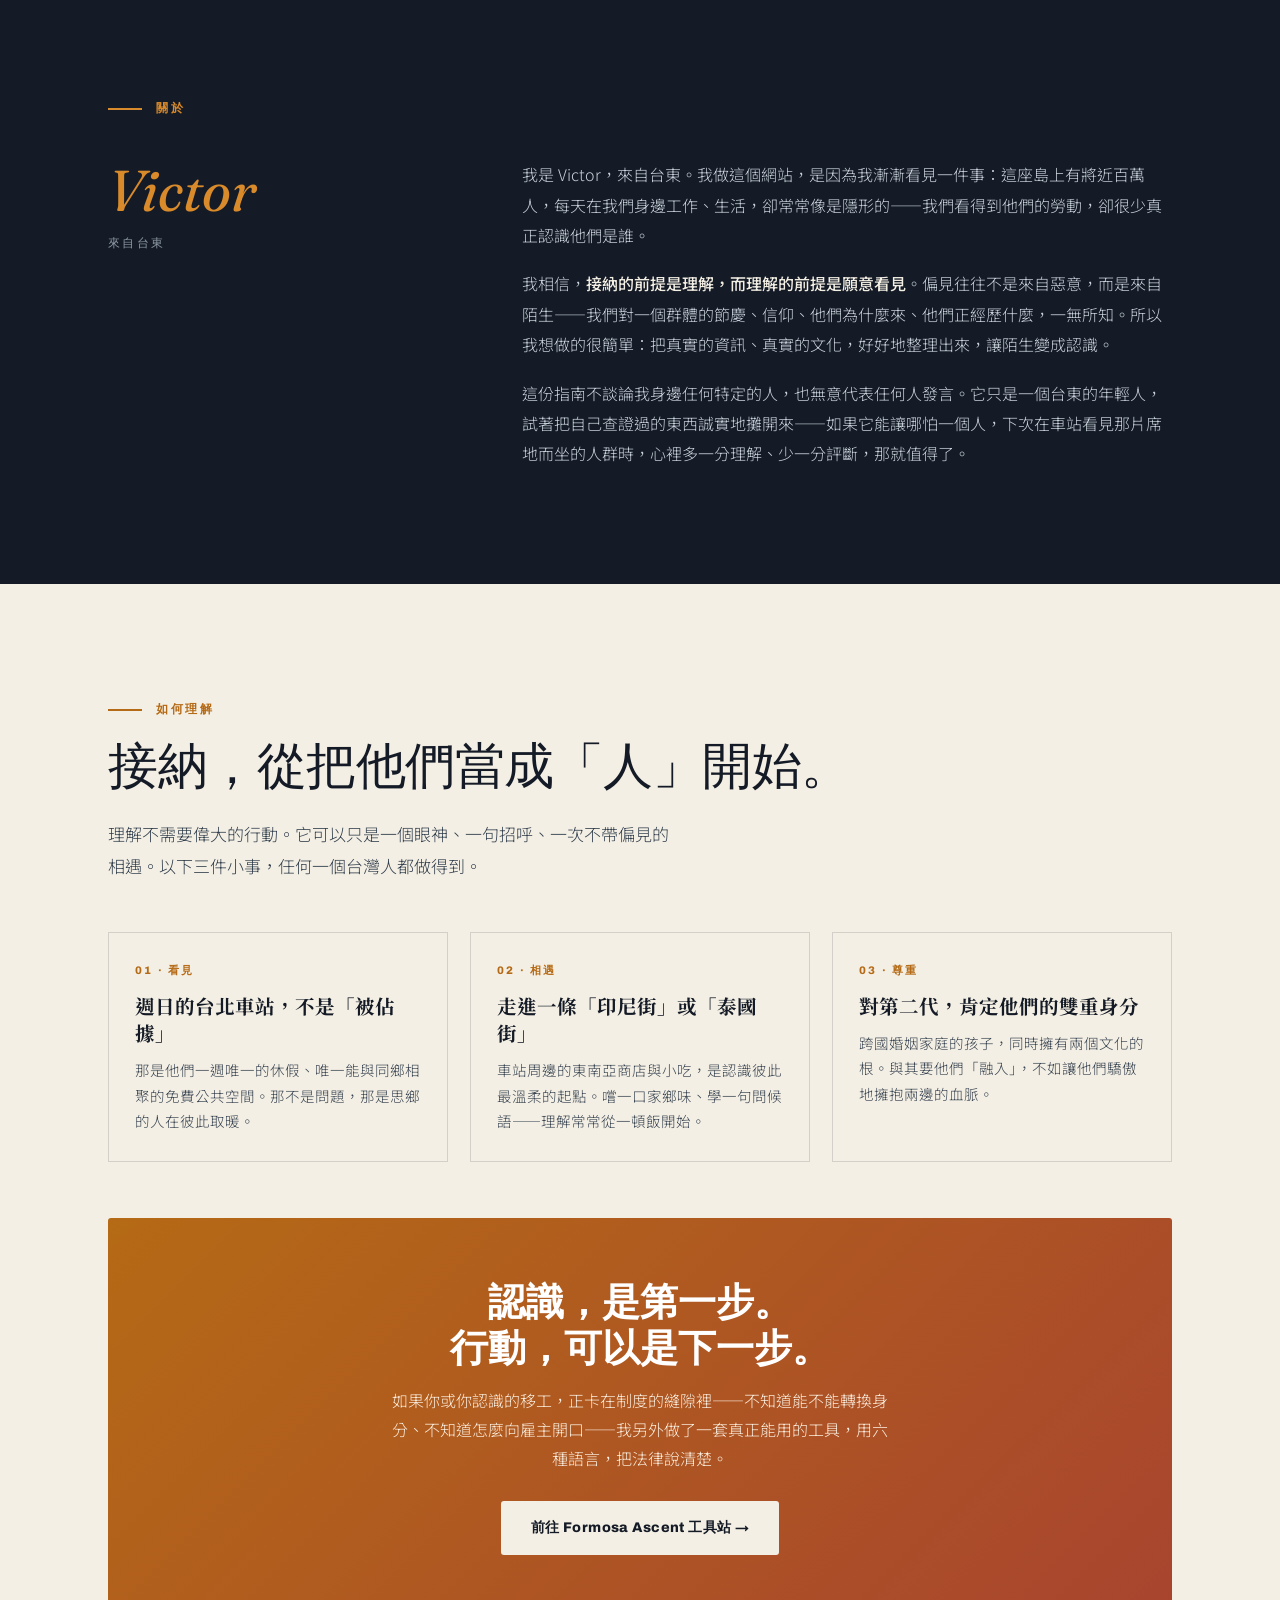
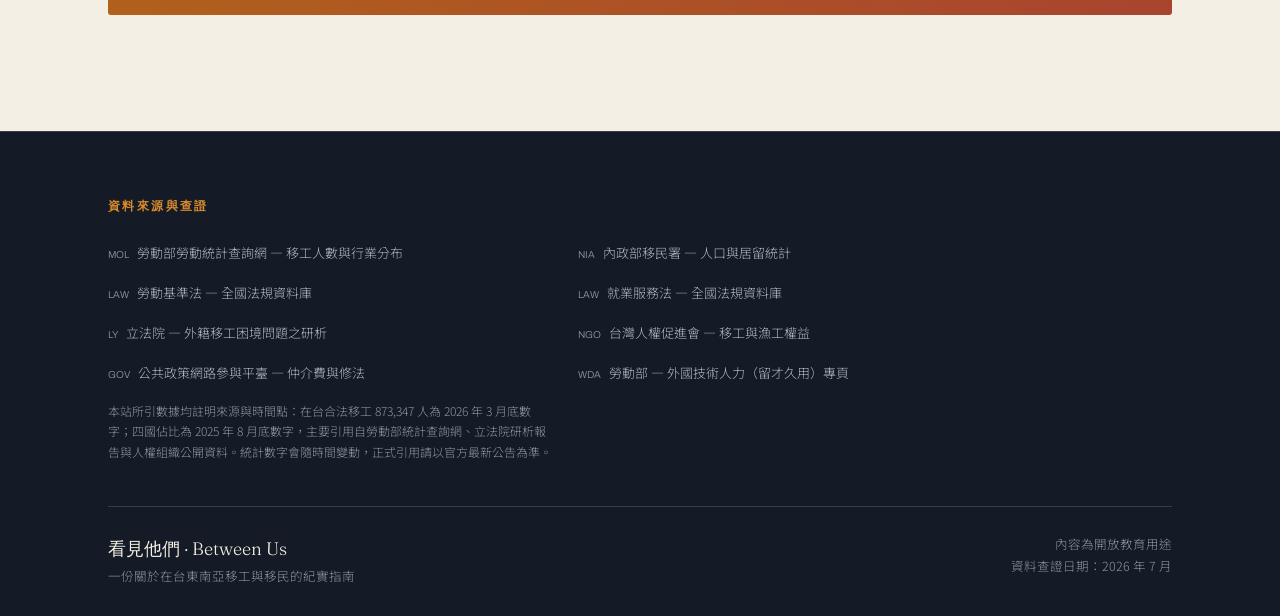
<file: culture-guide_1.html>
<!DOCTYPE html>
<html lang="zh-Hant" data-lang="zh">
<head>
<meta charset="UTF-8">
<meta name="viewport" content="width=device-width, initial-scale=1.0">
<title>看見他們 · Between Us — 台灣的東南亞移工與移民</title>
<meta name="description" content="八十七萬個名字，撐起台灣的工廠、漁船與長照。一份關於在台東南亞移工與移民的紀實指南。">
<link rel="preconnect" href="https://fonts.googleapis.com">
<link rel="preconnect" href="https://fonts.gstatic.com" crossorigin>
<link href="https://fonts.googleapis.com/css2?family=Noto+Serif+TC:wght@500;600;700;900&family=Noto+Sans+TC:wght@300;400;500;700&family=Fraunces:ital,opsz,wght@0,9..144,400;0,9..144,600;1,9..144,400&family=Archivo:wght@600;800&display=swap" rel="stylesheet">
<style>
:root{
  --ink:#141b26;--ink-soft:#2b3a4a;--paper:#f4efe4;--paper-2:#ece4d3;
  --marigold:#d98a2b;--marigold-deep:#b56a15;--clay:#a8442f;--teal:#1f6b63;--mist:#8b96a3;
  --line:rgba(20,27,38,.14);--line-light:rgba(244,239,228,.16);
  --serif:'Noto Serif TC',serif;--sans:'Noto Sans TC',sans-serif;
  --display:'Fraunces',Georgia,serif;--mono:'Archivo',sans-serif;
}
*{box-sizing:border-box;margin:0;padding:0}
html{scroll-behavior:smooth}
body{background:var(--ink);color:var(--paper);font-family:var(--sans);font-weight:300;line-height:1.75;-webkit-font-smoothing:antialiased}
@media (prefers-reduced-motion:reduce){html{scroll-behavior:auto}*{animation:none!important;transition:none!important}}
a{color:inherit}
.wrap{max-width:1120px;margin:0 auto;padding:0 28px}
.narrow{max-width:720px;margin:0 auto;padding:0 28px}
[data-lang="zh"] .en{display:none}
[data-lang="en"] .zh{display:none}

nav{position:sticky;top:0;z-index:50;background:rgba(20,27,38,.86);backdrop-filter:blur(12px);border-bottom:1px solid var(--line-light)}
.nav-in{max-width:1120px;margin:0 auto;padding:14px 28px;display:flex;align-items:center;justify-content:space-between;gap:18px}
.brand{font-family:var(--display);font-size:20px;font-weight:600;color:var(--paper);text-decoration:none;white-space:nowrap;line-height:1.1}
.brand small{font-family:var(--mono);font-size:10px;font-weight:600;letter-spacing:.22em;color:var(--marigold);display:block;text-transform:uppercase;margin-top:1px}
.nav-right{display:flex;align-items:center;gap:26px}
.nav-links{display:flex;gap:26px;flex-wrap:wrap}
.nav-links a{font-size:13.5px;color:#c3ccd6;text-decoration:none;transition:color .2s;white-space:nowrap}
.nav-links a:hover{color:var(--marigold)}
@media(max-width:820px){.nav-links{display:none}}
.langtoggle{display:flex;border:1px solid var(--line-light);border-radius:20px;overflow:hidden;flex-shrink:0}
.langtoggle button{background:transparent;border:none;color:#9aa5b1;font-family:var(--mono);font-size:11px;font-weight:800;letter-spacing:.08em;padding:6px 12px;cursor:pointer;transition:.2s}
.langtoggle button.on{background:var(--marigold);color:var(--ink)}

header.hero{position:relative;border-bottom:1px solid var(--line-light);overflow:hidden}
.hero-in{max-width:1000px;margin:0 auto;padding:14vh 28px 11vh;text-align:center;position:relative;z-index:2}
.hero-eyebrow{font-family:var(--mono);font-size:12px;font-weight:600;letter-spacing:.24em;text-transform:uppercase;color:var(--marigold);margin-bottom:30px}
.hero h1{font-family:var(--display);font-weight:400;font-size:clamp(2.7rem,7vw,5.4rem);line-height:1.05;letter-spacing:-.01em;color:var(--paper);margin-bottom:26px}
.hero h1 em{font-style:italic;color:var(--marigold)}
.hero .zh-sub{font-family:var(--serif);font-weight:600;font-size:clamp(1.1rem,2.3vw,1.55rem);color:#d9d1c2;margin:0 auto 30px;line-height:1.6;max-width:36ch}
.hero p.lead{font-size:16.5px;line-height:1.9;color:#c3ccd6;max-width:54ch;margin:0 auto;font-weight:300}
.hero-glow{position:absolute;top:-20%;left:50%;transform:translateX(-50%);width:120%;height:80%;background:radial-gradient(ellipse at center,rgba(217,138,43,.13),transparent 62%);pointer-events:none;z-index:1}

.ribbon{background:var(--marigold);color:var(--ink)}
.ribbon-in{max-width:1120px;margin:0 auto;padding:20px 28px;display:flex;gap:38px;flex-wrap:wrap;align-items:baseline;justify-content:center}
.ribbon b{font-family:var(--display);font-weight:600;font-size:1.5rem}
.ribbon span{font-size:13px}

section{padding:clamp(64px,9vw,120px) 0}
.sec-paper{background:var(--paper);color:var(--ink)}
.sec-ink{background:var(--ink);color:var(--paper)}
.kicker{font-family:var(--mono);font-size:12px;font-weight:600;letter-spacing:.22em;text-transform:uppercase;color:var(--marigold-deep);margin-bottom:18px;display:flex;align-items:center;gap:14px}
.sec-ink .kicker{color:var(--marigold)}
.kicker::before{content:"";width:34px;height:2px;background:currentColor;display:inline-block}
h2.sec-title{font-family:var(--display);font-weight:400;font-size:clamp(2rem,4.2vw,3.1rem);line-height:1.12;letter-spacing:-.01em;margin-bottom:24px;max-width:24ch}
.sec-ink h2.sec-title{color:var(--paper)}
.body-lg{font-size:17px;line-height:1.9;font-weight:300;max-width:64ch}
.body-lg + .body-lg{margin-top:20px}
.sec-paper .body-lg{color:#33404e}
.pull{font-family:var(--serif);font-weight:600;font-size:clamp(1.5rem,3.4vw,2.3rem);line-height:1.5;color:var(--clay);max-width:26ch;margin:8px auto;text-align:center}
.sec-ink .pull{color:var(--marigold)}

.timeline{margin-top:48px;border-left:2px solid var(--marigold);padding-left:30px;display:flex;flex-direction:column;gap:34px;max-width:640px}
.tl-item{position:relative}
.tl-item::before{content:"";position:absolute;left:-38px;top:5px;width:12px;height:12px;border-radius:50%;background:var(--marigold);box-shadow:0 0 0 4px var(--paper)}
.tl-year{font-family:var(--mono);font-weight:800;font-size:13px;letter-spacing:.1em;color:var(--marigold-deep)}
.tl-body{font-size:15px;line-height:1.7;margin-top:6px;color:#3a4653}

.countries{display:flex;flex-direction:column;gap:2px;margin-top:52px;background:var(--line);border:1px solid var(--line)}
.country{background:var(--paper);padding:clamp(28px,4vw,48px) clamp(24px,3.5vw,44px);display:grid;grid-template-columns:.8fr 1.6fr;gap:clamp(24px,4vw,52px)}
@media(max-width:820px){.country{grid-template-columns:1fr;gap:20px}}
.country .idcol{border-right:1px solid var(--line);padding-right:24px}
@media(max-width:820px){.country .idcol{border-right:none;border-bottom:1px solid var(--line);padding-right:0;padding-bottom:20px}}
.country .rank{font-family:var(--mono);font-size:11px;font-weight:800;letter-spacing:.16em;color:var(--marigold-deep);text-transform:uppercase}
.country h3{font-family:var(--display);font-weight:600;font-size:clamp(2rem,3.6vw,2.7rem);color:var(--ink);line-height:1;margin:12px 0 4px}
.country .native{font-family:var(--serif);color:var(--marigold-deep);font-size:16px;font-weight:600}
.country .role{font-size:12px;font-family:var(--mono);letter-spacing:.03em;color:var(--teal);text-transform:uppercase;margin-top:14px;line-height:1.5}
.country .stat{margin-top:20px}
.country .stat .v{font-family:var(--display);font-weight:600;font-size:1.7rem;color:var(--ink);line-height:1}
.country .stat .k{font-size:11.5px;color:#66707d;margin-top:3px;line-height:1.4}
.country .prose p{font-size:15px;line-height:1.85;color:#3a4653;font-weight:300}
.country .prose p + p{margin-top:14px}
.country .prose strong{font-weight:700;color:var(--clay)}
.culture-block{margin-top:22px;display:grid;grid-template-columns:1fr 1fr;gap:18px}
@media(max-width:560px){.culture-block{grid-template-columns:1fr}}
.cb{border-top:2px solid var(--marigold);padding-top:12px}
.cb h5{font-family:var(--serif);font-weight:700;font-size:14px;color:var(--ink);margin-bottom:6px}
.cb p{font-size:13px;line-height:1.7;color:#4a5661}
.cb .term{font-family:var(--mono);font-size:11px;color:var(--marigold-deep);letter-spacing:.02em;display:block;margin-bottom:2px}

.hard-list{margin-top:52px;display:flex;flex-direction:column;gap:2px;background:var(--line-light);border:1px solid var(--line-light)}
.hard{background:var(--ink);padding:34px clamp(20px,3vw,40px);display:grid;grid-template-columns:auto 1fr;gap:28px;align-items:start}
@media(max-width:640px){.hard{grid-template-columns:1fr;gap:12px}}
.hard .no{font-family:var(--mono);font-weight:800;font-size:15px;color:var(--clay);letter-spacing:.1em;padding-top:5px}
.hard h4{font-family:var(--serif);font-weight:700;font-size:1.28rem;color:var(--paper);margin-bottom:12px;line-height:1.4}
.hard p{font-size:15px;line-height:1.8;color:#bdc6d1;font-weight:300;max-width:70ch}
.hard .fact{display:inline-block;font-family:var(--mono);font-size:12px;color:var(--marigold);border:1px solid rgba(217,138,43,.35);padding:5px 11px;border-radius:3px;margin-top:16px}
.hard .fact a{color:inherit;text-decoration:underline;text-underline-offset:2px}
.hard .fact b{color:var(--paper)}

.about-grid{display:grid;grid-template-columns:.7fr 1.3fr;gap:clamp(28px,5vw,64px);margin-top:40px;align-items:start}
@media(max-width:820px){.about-grid{grid-template-columns:1fr;gap:24px}}
.about-mark{font-family:var(--display);font-style:italic;font-weight:400;font-size:clamp(2.4rem,5vw,3.6rem);color:var(--marigold);line-height:1.1}
.about-mark span{display:block;font-family:var(--mono);font-style:normal;font-size:12px;letter-spacing:.2em;color:#8b96a3;text-transform:uppercase;margin-top:14px}
.about-body p{font-size:16px;line-height:1.9;color:#c8d0da;font-weight:300}
.about-body p + p{margin-top:18px}
.about-body strong{color:var(--paper);font-weight:500}

.accept-grid{display:grid;grid-template-columns:repeat(3,1fr);gap:22px;margin-top:50px}
@media(max-width:820px){.accept-grid{grid-template-columns:1fr}}
.accept{background:var(--paper);border:1px solid var(--line);padding:28px 26px}
.accept .n{font-family:var(--mono);font-size:11px;letter-spacing:.2em;color:var(--marigold-deep);font-weight:800;text-transform:uppercase}
.accept h4{font-family:var(--serif);font-weight:700;font-size:1.22rem;color:var(--ink);margin:12px 0 10px;line-height:1.4}
.accept p{font-size:14.5px;color:#3a4653;line-height:1.75;font-weight:300}

.tool-band{background:linear-gradient(135deg,var(--marigold-deep),var(--clay));color:var(--paper);border-radius:3px;padding:clamp(36px,5vw,60px);margin-top:56px;text-align:center}
.tool-band h3{font-family:var(--display);font-weight:600;font-size:clamp(1.6rem,3.4vw,2.4rem);line-height:1.2;margin-bottom:16px;color:#fff}
.tool-band p{font-size:16px;color:#fbeede;max-width:56ch;margin:0 auto 28px;line-height:1.8;font-weight:300}
.tool-btn{display:inline-flex;align-items:center;gap:10px;background:var(--paper);color:var(--ink);font-family:var(--mono);font-weight:800;font-size:14px;letter-spacing:.03em;padding:15px 30px;border-radius:3px;text-decoration:none;transition:transform .2s,box-shadow .2s}
.tool-btn:hover{transform:translateY(-2px);box-shadow:0 12px 30px rgba(0,0,0,.25)}

.sources{background:var(--ink);border-top:1px solid var(--line-light);padding:64px 0 30px}
.sources h4{font-family:var(--mono);font-size:12px;letter-spacing:.2em;text-transform:uppercase;color:var(--marigold);margin-bottom:22px}
.src-grid{display:grid;grid-template-columns:repeat(2,1fr);gap:12px 40px;max-width:900px}
@media(max-width:700px){.src-grid{grid-template-columns:1fr}}
.src-grid a{font-size:13px;color:#aeb8c3;text-decoration:none;line-height:1.7;padding:3px 0;transition:color .2s}
.src-grid a:hover{color:var(--marigold)}
.src-grid a span.tag{font-family:var(--mono);font-size:10px;color:var(--mist);margin-right:8px}
footer .foot-btm{border-top:1px solid var(--line-light);margin-top:44px;padding-top:26px;display:flex;justify-content:space-between;flex-wrap:wrap;gap:16px;font-size:12.5px;color:var(--mist)}
footer .foot-btm .brand2{font-family:var(--display);font-size:18px;color:var(--paper)}
.disclaimer{font-size:12px;color:var(--mist);line-height:1.7;max-width:74ch;margin-top:14px;font-weight:300}

.reveal{opacity:0;transform:translateY(24px);transition:opacity .7s ease,transform .7s ease}
.reveal.in{opacity:1;transform:none}
@media (prefers-reduced-motion:reduce){.reveal{opacity:1;transform:none}}
</style>
</head>
<body>

<nav>
  <div class="nav-in">
    <a href="#top" class="brand"><span class="zh">看見他們</span><span class="en">Between Us</span><small>Between&nbsp;Us · TW</small></a>
    <div class="nav-right">
      <div class="nav-links">
        <a href="#origin"><span class="zh">從哪裡來</span><span class="en">Origins</span></a>
        <a href="#who"><span class="zh">四個國家</span><span class="en">Four Nations</span></a>
        <a href="#hardship"><span class="zh">結構困境</span><span class="en">Structures</span></a>
        <a href="#about"><span class="zh">關於</span><span class="en">About</span></a>
        <a href="#sources"><span class="zh">來源</span><span class="en">Sources</span></a>
      </div>
      <div class="langtoggle"><button data-set="zh" class="on">中</button><button data-set="en">EN</button></div>
    </div>
  </div>
</nav>

<a id="top"></a>
<header class="hero">
  <div class="hero-glow"></div>
  <div class="hero-in">
    <div class="hero-eyebrow reveal">A documentary guide · 紀實指南</div>
    <h1 class="reveal"><span class="zh">八十七萬個名字，<br><em>撐起</em>台灣</span><span class="en">873,347 names<br>hold up <em>Taiwan</em></span></h1>
    <div class="zh-sub reveal"><span class="zh">在工廠、在漁船、在無數家庭的客廳裡，他們照顧著我們的長輩、生產著我們的日常——卻常常沒有被真正看見。</span><span class="en">In factories, on fishing boats, in the living rooms of countless families — they care for our elders and make daily life possible, yet are rarely truly seen.</span></div>
    <p class="lead reveal"><span class="zh">這是一份關於在台東南亞移工與移民的紀實指南。不是憐憫，也不是口號——只是把真實的數字、真實的文化、真實的處境，好好地攤開來，讓我們重新認識每天擦身而過的鄰居。</span><span class="en">A documentary guide to Southeast Asian migrant workers and immigrants in Taiwan. Not pity, not slogans — just the real numbers, cultures, and conditions laid out plainly, so we can see the neighbours we pass every day.</span></p>
  </div>
</header>

<div class="ribbon">
  <div class="ribbon-in">
    <div><b>873,347</b> <span class="zh">在台合法移工（2026/3，勞動部）</span><span class="en">migrant workers (Mar 2026, MOL)</span></div>
    <div><b>~5%</b> <span class="zh">佔台灣常住人口</span><span class="en">of Taiwan's resident population</span></div>
    <div><b>4</b> <span class="zh">主要來源國</span><span class="en">countries of origin</span></div>
  </div>
</div>

<section class="sec-paper" id="origin">
  <div class="narrow">
    <div class="kicker reveal"><span class="zh">從哪裡來</span><span class="en">How it began</span></div>
    <h2 class="sec-title reveal"><span class="zh">這不是一段短暫的過客史，而是三十年來的社會支柱。</span><span class="en">Not a brief chapter of passers-by, but three decades as a pillar of society.</span></h2>
    <p class="body-lg reveal"><span class="zh">1989 年，為了因應經濟起飛帶來的勞動力短缺，台灣正式向藍領外籍勞工開啟大門。當初被設想為「暫時性」的客工制度，三十多年後，早已成為台灣社會深層而永久的一部分。</span><span class="en">In 1989, facing labour shortages from its economic boom, Taiwan formally opened its doors to blue-collar foreign workers. What was designed as a "temporary" guest-worker system has, three decades on, become a deep and permanent part of Taiwanese society.</span></p>
    <p class="body-lg reveal"><span class="zh">從國道工程到今日的高科技廠房，從工廠產線到照顧失能長輩的家庭客廳——他們的勞動，早已編織進台灣人日常生活的每一個角落。然而，貢獻愈深，制度性的困境卻始終存在。</span><span class="en">From national highways to today's high-tech factories, from production lines to the living rooms where they care for frail elders — their labour is woven into every corner of daily life. Yet the deeper the contribution, the more persistent the structural barriers.</span></p>
    <div class="timeline">
      <div class="tl-item reveal"><div class="tl-year">1989</div><div class="tl-body"><span class="zh">台灣開放引進藍領外籍勞工，以補足重大公共工程與製造業的人力缺口。</span><span class="en">Taiwan begins importing blue-collar foreign labour to fill gaps in major public works and manufacturing.</span></div></div>
      <div class="tl-item reveal"><div class="tl-year">1999</div><div class="tl-body"><span class="zh">「家事服務業」被正式排除於《勞動基準法》之外——家庭看護工與幫傭至今仍不受工時與例假的法定保障。</span><span class="en">Domestic service is excluded from the Labor Standards Act — home caregivers still lack legal protection on hours and rest days.</span></div></div>
      <div class="tl-item reveal"><div class="tl-year">2022</div><div class="tl-body"><span class="zh">《勞工職業災害保險及保護法》上路，家事與產業移工均納入強制職災保險，是遲來的一步。</span><span class="en">The Occupational Accident Insurance Act finally brings both domestic and industrial migrants under mandatory coverage — a long-overdue step.</span></div></div>
      <div class="tl-item reveal"><div class="tl-year">2025–26</div><div class="tl-body"><span class="zh">每兩年一度的移工大遊行，訴求從「自由轉換雇主」延伸到「廢除藍領移工 12–14 年的工作年限」。</span><span class="en">The biennial migrant march expands its demands from "freedom to change employers" to "abolishing the 12–14 year work-tenure cap."</span></div></div>
    </div>
  </div>
</section>

<section class="sec-ink" style="padding-top:clamp(56px,7vw,90px);padding-bottom:clamp(56px,7vw,90px)">
  <div class="narrow"><p class="pull reveal"><span class="zh">「他們不是勞動力的數字，是別人的女兒、丈夫、父親。」</span><span class="en">"They are not units of labour. They are someone's daughter, husband, father."</span></p></div>
</section>

<section class="sec-paper" id="who">
  <div class="wrap">
    <div class="kicker reveal"><span class="zh">四個國家</span><span class="en">Four nations</span></div>
    <h2 class="sec-title reveal"><span class="zh">他們來自哪裡，帶來什麼樣的文化。</span><span class="en">Where they come from, and the cultures they carry.</span></h2>
    <p class="body-lg reveal"><span class="zh">印尼、越南、菲律賓、泰國——四國移工各自承擔著台灣不同的支柱，也各自帶來一整個世界的節慶、信仰、藝術與味道。以下的產業分布來自勞動部的實際統計；文化的部分，是理解他們最溫柔的入口。</span><span class="en">Indonesia, Vietnam, the Philippines, Thailand — each carries a different pillar of Taiwan, and each brings a whole world of festivals, faith, art and flavour. The labour figures come from Ministry of Labor statistics; the culture is the gentlest way in.</span></p>

    <div class="countries">

      <article class="country reveal">
        <div class="idcol">
          <div class="rank"><span class="zh">最大來源國</span><span class="en">Largest source</span></div>
          <h3>印尼</h3><div class="native">Indonesia</div>
          <div class="role"><span class="zh">社福照護主力</span><span class="en">Backbone of home care</span></div>
          <div class="stat"><div class="v">31.7<span style="font-size:.55em">萬</span></div><div class="k"><span class="zh">在台人數・約 37%（2025/8）</span><span class="en">~317,000 · ~37% (Aug 2025)</span></div></div>
        </div>
        <div class="prose">
          <p><span class="zh">印尼籍移工是台灣無數家庭「隱形的家人」，扛起了大部分的家庭看護與居家照顧。他們照料著我們的長輩，自己卻因家事服務被排除於勞基法之外，成為工時最長、最容易陷入孤立的一群。</span><span class="en">Indonesian workers are the "invisible family" in countless Taiwanese homes, shouldering most of the country's home caregiving. They tend to our elders while, as domestic workers excluded from the Labor Standards Act, enduring the longest hours and deepest isolation.</span></p>
          <p><span class="zh">印尼是全世界擁有最多島嶼、最多語言的國家之一——超過一萬七千座島、三百多個民族。這樣的多元，也讓他們帶著一種與生俱來的包容。</span><span class="en">Indonesia is one of Earth's most diverse nations — over 17,000 islands and 300+ ethnic groups — and its people carry that pluralism as second nature.</span></p>
          <div class="culture-block">
            <div class="cb"><h5><span class="term">Gotong Royong</span><span class="zh">互助共好</span><span class="en">Mutual aid</span></h5><p><span class="zh">整個社群無私分攤勞動、共扛重擔的精神，深植於印尼的村落文化。</span><span class="en">A village ethic where the whole community shares labour and lifts heavy burdens together.</span></p></div>
            <div class="cb"><h5><span class="term">Lebaran / Eid</span><span class="zh">開齋節</span><span class="en">End of Ramadan</span></h5><p><span class="zh">齋戒月結束的團圓大節，人們聚在一起禱告、分享薑黃飯與家鄉味。</span><span class="en">The great reunion ending the fasting month — prayer, turmeric rice, the tastes of home.</span></p></div>
            <div class="cb"><h5><span class="term">Batik</span><span class="zh">蠟染</span><span class="en">Wax-resist textile</span></h5><p><span class="zh">被聯合國列為人類非物質文化遺產的蠟染布藝，每一道紋樣都有故事。</span><span class="en">A UNESCO-recognised craft; every pattern in the dyed cloth tells a story.</span></p></div>
            <div class="cb"><h5><span class="term">Angklung</span><span class="zh">竹樂</span><span class="en">Bamboo music</span></h5><p><span class="zh">每人搖出一個音、必須完美合作才能成曲的竹製樂器——像極了他們的社群哲學。</span><span class="en">A bamboo instrument where each shakes a single note; a melody emerges only through cooperation.</span></p></div>
          </div>
        </div>
      </article>

      <article class="country reveal">
        <div class="idcol">
          <div class="rank"><span class="zh">第二大來源國</span><span class="en">Second largest</span></div>
          <h3>越南</h3><div class="native">Việt Nam</div>
          <div class="role"><span class="zh">製造・漁業・最大婚姻移民</span><span class="en">Manufacturing · fishing · spouses</span></div>
          <div class="stat"><div class="v">29.2<span style="font-size:.55em">萬</span></div><div class="k"><span class="zh">在台人數・約 34%（2025/8）</span><span class="en">~292,000 · ~34% (Aug 2025)</span></div></div>
        </div>
        <div class="prose">
          <p><span class="zh">越南籍移工是傳統製造業與漁業的絕對主力，也是在台<strong>最大的跨國婚姻族群</strong>——許多台灣家庭的第二代，身上流著越南的血。然而，越南移工來台前往往背負最高額的仲介費債務，這份沉重的財務壓力，讓他們在面對惡劣環境時更難以脫身。</span><span class="en">Vietnamese workers are the mainstay of manufacturing and fishing, and form Taiwan's <strong>largest group of cross-border spouses</strong> — the blood of a whole second generation. Yet they often arrive carrying the heaviest broker-fee debt, a weight that makes it hardest to walk away from bad conditions.</span></p>
          <p><span class="zh">越南的文化底蘊，交織著儒家的孝道、佛教的慈悲，與一段法國殖民留下的藝術印記——連他們的咖啡與麵包，都帶著這種混血的優雅。</span><span class="en">Vietnamese culture braids Confucian filial piety, Buddhist compassion, and the imprint of French colonial history — an elegance that lingers even in their coffee and bread.</span></p>
          <div class="culture-block">
            <div class="cb"><h5><span class="term">Tết</span><span class="zh">農曆新年</span><span class="en">Lunar New Year</span></h5><p><span class="zh">一年中最重要的節日，全家團圓、打掃迎新、吃方形的粽子 Bánh chưng。</span><span class="en">The most important holiday: reunion, cleaning the home, square mung-bean rice cakes.</span></p></div>
            <div class="cb"><h5><span class="term">Áo Dài</span><span class="zh">國服</span><span class="en">National dress</span></h5><p><span class="zh">修長開衩的絲質長衫配上飄逸長褲，是越南優雅與文化驕傲的象徵。</span><span class="en">The long side-split silk tunic over flowing trousers — a symbol of grace and pride.</span></p></div>
            <div class="cb"><h5><span class="term">Thờ cúng tổ tiên</span><span class="zh">祖先崇拜</span><span class="en">Ancestor worship</span></h5><p><span class="zh">幾乎每個越南家庭的客廳都有一座祖先牌位，逢年過節上香獻果。</span><span class="en">Almost every Vietnamese living room holds an ancestral altar, honoured with incense and fruit.</span></p></div>
            <div class="cb"><h5><span class="term">Múa rối nước</span><span class="zh">水上木偶戲</span><span class="en">Water puppetry</span></h5><p><span class="zh">起源於紅河三角洲、已有近千年歷史，藝人站在水中操偶。</span><span class="en">A near-thousand-year-old art from the Red River Delta, performed waist-deep in water.</span></p></div>
          </div>
        </div>
      </article>

      <article class="country reveal">
        <div class="idcol">
          <div class="rank"><span class="zh">英語優勢</span><span class="en">English-speaking</span></div>
          <h3>菲律賓</h3><div class="native">Pilipinas</div>
          <div class="role"><span class="zh">電子業・機構看護</span><span class="en">Electronics · institutional care</span></div>
          <div class="stat"><div class="v"><span class="zh">高教育</span><span class="en">Educated</span></div><div class="k"><span class="zh">四國中平均教育程度最高</span><span class="en">Highest average education of the four</span></div></div>
        </div>
        <div class="prose">
          <p><span class="zh">受惠於高普及率的英語能力，菲律賓移工較多分布於高科技電子零組件業與機構看護。他們普遍開朗、自信、適應力強，卻仍常面臨嚴格的宿舍門禁與行政扣款。</span><span class="en">Thanks to widespread English, Filipino workers cluster in high-tech electronics and institutional care. Warm, confident and adaptable, they still often face strict dormitory curfews and administrative deductions.</span></p>
          <p><span class="zh">三百多年的西班牙統治與數十年的美國治理，讓菲律賓成為東南亞天主教信仰最深的國家，也造就了他們聞名世界的熱情好客與韌性。</span><span class="en">Three centuries of Spanish rule and decades of American governance made the Philippines the most deeply Catholic nation in Southeast Asia — and gave it a hospitality and resilience the world knows.</span></p>
          <div class="culture-block">
            <div class="cb"><h5><span class="term">Bayanihan</span><span class="zh">社區共擔</span><span class="en">Communal unity</span></h5><p><span class="zh">最經典的畫面：整個村莊一起把鄰居的房子扛在肩上搬走。</span><span class="en">The iconic image: a whole village carrying a neighbour's house on their shoulders.</span></p></div>
            <div class="cb"><h5><span class="term">Mano Po</span><span class="zh">敬長禮</span><span class="en">Blessing of elders</span></h5><p><span class="zh">晚輩輕輕握起長輩的手，貼上自己的額頭，領受祝福。</span><span class="en">A younger person presses an elder's hand to their forehead to receive a blessing.</span></p></div>
            <div class="cb"><h5><span class="term">Sinulog</span><span class="zh">節慶</span><span class="en">Street festival</span></h5><p><span class="zh">宿霧每年一月的盛大慶典，用韻律的街舞向聖嬰致敬。</span><span class="en">Cebu's grand January celebration, honouring the Santo Niño with street dance.</span></p></div>
            <div class="cb"><h5><span class="term">Tinikling</span><span class="zh">竹竿舞</span><span class="en">Bamboo dance</span></h5><p><span class="zh">舞者在快速拍打的竹竿間靈巧穿梭，模仿田間鳥兒躲避陷阱。</span><span class="en">Dancers step nimbly between clapping bamboo poles, mimicking birds dodging traps.</span></p></div>
          </div>
        </div>
      </article>

      <article class="country reveal">
        <div class="idcol">
          <div class="rank"><span class="zh">營造傳統主力</span><span class="en">Construction mainstay</span></div>
          <h3>泰國</h3><div class="native">ประเทศไทย</div>
          <div class="role"><span class="zh">營造業・重工業</span><span class="en">Construction · heavy industry</span></div>
          <div class="stat"><div class="v"><span class="zh">營造</span><span class="en">Builders</span></div><div class="k"><span class="zh">從國道到高科技廠房的興建</span><span class="en">From highways to high-tech plants</span></div></div>
        </div>
        <div class="prose">
          <p><span class="zh">從 1990 年代的國道建設，到今日高科技廠房的興建，泰國移工始終是台灣營造與重工業的主力部隊。他們承擔著最粗重、最危險的工作，常常在語言隔閡中，難以及時取得工安資訊與醫療協助。</span><span class="en">From the highways of the 1990s to today's high-tech plants, Thai workers have long been the mainstay of construction and heavy industry — taking on the heaviest, most dangerous work, often cut off by language from safety information and medical help.</span></p>
          <p><span class="zh">泰國是東南亞唯一未曾被殖民的國家，上座部佛教深深形塑了他們平和、尊重、從容的生活哲學——那份「Mai Pen Rai（沒關係）」的豁達，是一種面對困境的溫柔力量。</span><span class="en">Thailand is the only never-colonised nation in Southeast Asia, and Theravada Buddhism shapes a calm, respectful way of life — the easygoing spirit of "Mai Pen Rai" (never mind) is a gentle strength in the face of hardship.</span></p>
          <div class="culture-block">
            <div class="cb"><h5><span class="term">Songkran</span><span class="zh">潑水節</span><span class="en">Water festival</span></h5><p><span class="zh">泰國新年的歡樂潑水，象徵洗去過去一年的不順，也向長輩表達敬意。</span><span class="en">The joyful new-year water fights wash away misfortune and honour one's elders.</span></p></div>
            <div class="cb"><h5><span class="term">Loy Krathong</span><span class="zh">水燈節</span><span class="en">Festival of lights</span></h5><p><span class="zh">每年十一月，把燭光小舟放入水中，感謝水神、放下負面的念頭。</span><span class="en">Each November, candle-lit baskets float down the water in thanks and release.</span></p></div>
            <div class="cb"><h5><span class="term">Wai</span><span class="zh">合十禮</span><span class="en">The Wai greeting</span></h5><p><span class="zh">雙掌合十、微微鞠躬，手的高度隨著對方的身分而變——一種深刻的尊重文化。</span><span class="en">Palms together, a slight bow; the hands' height shifts with the respect owed.</span></p></div>
            <div class="cb"><h5><span class="term">Nuad Thai</span><span class="zh">泰式按摩</span><span class="en">Thai massage</span></h5><p><span class="zh">被聯合國列為非物質文化遺產的傳統療法，結合伸展與指壓。</span><span class="en">A UNESCO-listed healing tradition blending assisted stretching and pressure-point work.</span></p></div>
          </div>
        </div>
      </article>

    </div>
  </div>
</section>

<section class="sec-ink" id="hardship">
  <div class="wrap">
    <div class="kicker reveal"><span class="zh">結構困境</span><span class="en">The structures they navigate</span></div>
    <h2 class="sec-title reveal"><span class="zh">問題不在他們身上，而在制度的設計裡。</span><span class="en">The problem isn't them. It's how the system is designed.</span></h2>
    <p class="body-lg reveal" style="color:#c3ccd6"><span class="zh">要真正接納一個群體，得先誠實看見他們承受了什麼。以下每一項，都不是個人的不幸，而是制度性的縫隙——而縫隙，是可以被縫補的。</span><span class="en">To truly accept a community, we must first honestly see what it endures. None of the following is personal misfortune — each is a structural gap. And gaps can be closed.</span></p>
    <div class="hard-list">
      <div class="hard reveal"><div class="no">01</div><div>
        <h4><span class="zh">家事移工，被排除在《勞動基準法》之外</span><span class="en">Domestic workers, excluded from the Labor Standards Act</span></h4>
        <p><span class="zh">自 1999 年起，家庭看護工與幫傭被正式排除於勞基法之外，至今未變。這意味著他們沒有法定工時上限、沒有法定例假保障。許多住宿型的看護，一天工作 10 到 14 小時以上，全年幾乎無休。</span><span class="en">Since 1999, home caregivers and helpers have been excluded from the Labor Standards Act — with no legal cap on hours and no guaranteed rest days. Many live-in caregivers work 10 to 14+ hours a day, nearly year-round.</span></p>
        <span class="fact"><span class="zh">曾有調查指出，約 <b>68%</b> 家庭看護移工「從來沒放過假」</span><span class="en">One survey found ~<b>68%</b> of home caregivers "have never had a day off"</span> · <a href="https://www.ly.gov.tw/Pages/Detail.aspx?nodeid=6590&pid=171808" target="_blank" rel="noopener"><span class="zh">立法院研析</span><span class="en">Legislative Yuan</span></a></span>
      </div></div>
      <div class="hard reveal"><div class="no">02</div><div>
        <h4><span class="zh">仲介費與債務枷鎖</span><span class="en">Broker fees and the chains of debt</span></h4>
        <p><span class="zh">許多移工在來台之前，必須先向母國仲介借貸、支付高額的仲介與招募費用。他們在台灣的頭幾年，往往把大部分薪水都用來償還這筆債務。這條枷鎖，讓他們在遭遇欠薪或虐待時，更難以開口、更難以離開。</span><span class="en">Many workers must borrow to pay steep broker and recruitment fees before they even arrive. Their first years in Taiwan often go entirely to repaying that debt — a chain that makes it far harder to speak up, or leave, when facing unpaid wages or abuse.</span></p>
        <span class="fact"><span class="zh">越南移工來台，招募費用一度高達每人約 <b>19 萬元</b></span><span class="en">Recruitment costs for Vietnamese workers once reached ~<b>NT$190,000</b> each</span> · <a href="https://join.gov.tw/idea/detail/8ab15f6a-57e6-447c-bd58-c1b06903527d" target="_blank" rel="noopener"><span class="zh">公共政策平臺</span><span class="en">Public policy platform</span></a></span>
      </div></div>
      <div class="hard reveal"><div class="no">03</div><div>
        <h4><span class="zh">離開雇主，就失去一切</span><span class="en">Leave your employer, and lose everything</span></h4>
        <p><span class="zh">官方統計中有數萬名「行蹤不明」的移工。但絕大多數人離開原雇主，並不是為了違法，而是為了逃離虐待、欠薪或不法扣款。問題在於：一旦離開雇主，合法居留身分立即被取消——連健保與法律救濟都一併被切斷。</span><span class="en">Official figures count tens of thousands of "missing" workers. But most leave not to break the law — they flee abuse, withheld wages, or illegal deductions. The trap: leaving an employer instantly cancels legal residency, cutting off health insurance and every legal remedy at once.</span></p>
        <span class="fact"><span class="zh">失聯移工加計後，在台外籍人口逼近百萬</span><span class="en">Counting the missing, the foreign population nears one million</span> · <a href="https://statdb.mol.gov.tw/" target="_blank" rel="noopener"><span class="zh">勞動部統計</span><span class="en">MOL statistics</span></a></span>
      </div></div>
      <div class="hard reveal"><div class="no">04</div><div>
        <h4><span class="zh">遠洋漁工，海上的法律盲區</span><span class="en">Distant-water fishers, a blind spot at sea</span></h4>
        <p><span class="zh">透過境外聘僱的遠洋漁工，長期在國際水域作業，形成監理與執法的巨大盲點。國際人權組織多次點名台灣遠洋漁船涉及強迫勞動、長期欠薪與安全裝備不足。當一個人在海上漂流數月、甚至無法與家人聯絡，他們的處境幾乎在我們的視線之外。</span><span class="en">Distant-water fishers hired offshore work for months in international waters, creating a vast blind spot for oversight. Human-rights groups have repeatedly flagged Taiwanese vessels for forced labour, withheld wages, and inadequate safety gear. When a person drifts at sea for months, unable even to contact family, their reality lies almost entirely outside our view.</span></p>
        <span class="fact"><span class="zh">綠色和平《海上強迫勞動》報告曾點名台灣遠洋漁船</span><span class="en">Greenpeace's "Forced Labour at Sea" named Taiwanese vessels</span> · <a href="https://www.tahr.org.tw/term/457" target="_blank" rel="noopener"><span class="zh">台灣人權促進會</span><span class="en">TAHR</span></a></span>
      </div></div>
    </div>
  </div>
</section>

<section class="sec-ink" id="about" style="border-top:1px solid var(--line-light)">
  <div class="wrap">
    <div class="kicker reveal"><span class="zh">關於</span><span class="en">About</span></div>
    <div class="about-grid">
      <div class="about-mark reveal">Victor<span><span class="zh">來自台東</span><span class="en">from Taitung</span></span></div>
      <div class="about-body reveal">
        <p><span class="zh">我是 Victor，來自台東。我做這個網站，是因為我漸漸看見一件事：這座島上有將近百萬人，每天在我們身邊工作、生活，卻常常像是隱形的——我們看得到他們的勞動，卻很少真正認識他們是誰。</span><span class="en">I'm Victor, from Taitung. I built this because I slowly came to see something: nearly a million people live and work among us on this island every day, and yet remain almost invisible — we see their labour, but rarely who they are.</span></p>
        <p><span class="zh">我相信，<strong>接納的前提是理解，而理解的前提是願意看見</strong>。偏見往往不是來自惡意，而是來自陌生——我們對一個群體的節慶、信仰、他們為什麼來、他們正經歷什麼，一無所知。所以我想做的很簡單：把真實的資訊、真實的文化，好好地整理出來，讓陌生變成認識。</span><span class="en">I believe <strong>acceptance begins with understanding, and understanding begins with a willingness to see</strong>. Prejudice usually comes not from malice but from unfamiliarity — knowing nothing of a community's festivals, faith, why they came, or what they are living through. So my aim is simple: to lay out real information and real culture clearly, and turn strangers into neighbours.</span></p>
        <p><span class="zh">這份指南不談論我身邊任何特定的人，也無意代表任何人發言。它只是一個台東的年輕人，試著把自己查證過的東西誠實地攤開來——如果它能讓哪怕一個人，下次在車站看見那片席地而坐的人群時，心裡多一分理解、少一分評斷，那就值得了。</span><span class="en">This guide speaks of no particular person in my life, and claims to speak for no one. It is simply a young person from Taitung trying to lay out, honestly, what he has verified — and if it leads even one person to feel a little more understanding, and a little less judgment, the next time they pass that crowd seated on the station floor, then it was worth making.</span></p>
      </div>
    </div>
  </div>
</section>

<section class="sec-paper" id="accept">
  <div class="wrap">
    <div class="kicker reveal"><span class="zh">如何理解</span><span class="en">What we can do</span></div>
    <h2 class="sec-title reveal"><span class="zh">接納，從把他們當成「人」開始。</span><span class="en">Acceptance begins with seeing them as people.</span></h2>
    <p class="body-lg reveal"><span class="zh">理解不需要偉大的行動。它可以只是一個眼神、一句招呼、一次不帶偏見的相遇。以下三件小事，任何一個台灣人都做得到。</span><span class="en">Understanding needs no grand gesture. It can be a glance, a greeting, one meeting without prejudice. Three small things any of us can do.</span></p>
    <div class="accept-grid">
      <div class="accept reveal"><div class="n">01 · <span class="zh">看見</span><span class="en">See</span></div>
        <h4><span class="zh">週日的台北車站，不是「被佔據」</span><span class="en">The station on Sundays isn't "occupied"</span></h4>
        <p><span class="zh">那是他們一週唯一的休假、唯一能與同鄉相聚的免費公共空間。那不是問題，那是思鄉的人在彼此取暖。</span><span class="en">It is their one day off, their one free public space to be among their own. Not a problem — homesick people keeping each other warm.</span></p></div>
      <div class="accept reveal"><div class="n">02 · <span class="zh">相遇</span><span class="en">Meet</span></div>
        <h4><span class="zh">走進一條「印尼街」或「泰國街」</span><span class="en">Walk into an "Indonesia Street"</span></h4>
        <p><span class="zh">車站周邊的東南亞商店與小吃，是認識彼此最溫柔的起點。嚐一口家鄉味、學一句問候語——理解常常從一頓飯開始。</span><span class="en">The Southeast Asian shops and eateries near the stations are the gentlest starting point. A taste of home, a greeting learned — understanding often begins over a meal.</span></p></div>
      <div class="accept reveal"><div class="n">03 · <span class="zh">尊重</span><span class="en">Respect</span></div>
        <h4><span class="zh">對第二代，肯定他們的雙重身分</span><span class="en">Affirm the second generation's dual roots</span></h4>
        <p><span class="zh">跨國婚姻家庭的孩子，同時擁有兩個文化的根。與其要他們「融入」，不如讓他們驕傲地擁抱兩邊的血脈。</span><span class="en">Children of cross-border families hold two cultures at once. Rather than asking them to "fit in," let them embrace both roots with pride.</span></p></div>
    </div>
    <div class="tool-band reveal">
      <h3><span class="zh">認識，是第一步。<br>行動，可以是下一步。</span><span class="en">Understanding is the first step.<br>Action can be the next.</span></h3>
      <p><span class="zh">如果你或你認識的移工，正卡在制度的縫隙裡——不知道能不能轉換身分、不知道怎麼向雇主開口——我另外做了一套真正能用的工具，用六種語言，把法律說清楚。</span><span class="en">If you, or a migrant worker you know, are caught in one of these structural gaps — unsure whether status can change, or how to speak to an employer — I've built a set of tools that actually help, explaining the law in six languages.</span></p>
      <a href="https://formosa-ascent.vercel.app" target="_blank" rel="noopener" class="tool-btn"><span class="zh">前往 Formosa Ascent 工具站 →</span><span class="en">Visit Formosa Ascent →</span></a>
    </div>
  </div>
</section>

<footer class="sources" id="sources">
  <div class="wrap">
    <h4><span class="zh">資料來源與查證</span><span class="en">Sources &amp; verification</span></h4>
    <div class="src-grid">
      <a href="https://statdb.mol.gov.tw/" target="_blank" rel="noopener"><span class="tag">MOL</span><span class="zh">勞動部勞動統計查詢網 — 移工人數與行業分布</span><span class="en">Ministry of Labor statistics — counts by sector</span></a>
      <a href="https://www.immigration.gov.tw/" target="_blank" rel="noopener"><span class="tag">NIA</span><span class="zh">內政部移民署 — 人口與居留統計</span><span class="en">National Immigration Agency — population &amp; residency</span></a>
      <a href="https://law.moj.gov.tw/LawClass/LawAll.aspx?pcode=N0030001" target="_blank" rel="noopener"><span class="tag">LAW</span><span class="zh">勞動基準法 — 全國法規資料庫</span><span class="en">Labor Standards Act — law database</span></a>
      <a href="https://law.moj.gov.tw/LawClass/LawAll.aspx?pcode=N0090001" target="_blank" rel="noopener"><span class="tag">LAW</span><span class="zh">就業服務法 — 全國法規資料庫</span><span class="en">Employment Service Act — law database</span></a>
      <a href="https://www.ly.gov.tw/Pages/Detail.aspx?nodeid=6590&pid=171808" target="_blank" rel="noopener"><span class="tag">LY</span><span class="zh">立法院 — 外籍移工困境問題之研析</span><span class="en">Legislative Yuan — analysis of migrant hardships</span></a>
      <a href="https://www.tahr.org.tw/term/457" target="_blank" rel="noopener"><span class="tag">NGO</span><span class="zh">台灣人權促進會 — 移工與漁工權益</span><span class="en">Taiwan Association for Human Rights</span></a>
      <a href="https://join.gov.tw/idea/detail/8ab15f6a-57e6-447c-bd58-c1b06903527d" target="_blank" rel="noopener"><span class="tag">GOV</span><span class="zh">公共政策網路參與平臺 — 仲介費與修法</span><span class="en">Public policy platform — broker fees</span></a>
      <a href="https://fw.wda.gov.tw/wda-employer/home/mid-foreign-labor" target="_blank" rel="noopener"><span class="tag">WDA</span><span class="zh">勞動部 — 外國技術人力（留才久用）專頁</span><span class="en">MOL — Foreign Skilled Worker programme</span></a>
    </div>
    <p class="disclaimer"><span class="zh">本站所引數據均註明來源與時間點：在台合法移工 873,347 人為 2026 年 3 月底數字；四國佔比為 2025 年 8 月底數字，主要引用自勞動部統計查詢網、立法院研析報告與人權組織公開資料。統計數字會隨時間變動，正式引用請以官方最新公告為準。</span><span class="en">All figures here are dated and sourced: 873,347 legal migrant workers is the end-of-March 2026 figure; four-country shares are end-of-August 2025 figures, drawn mainly from the Ministry of Labor portal, Legislative Yuan analysis, and human-rights organisations. Statistics change over time; for formal citation, rely on the latest official figures.</span></p>
    <div class="foot-btm">
      <div><span class="brand2">看見他們 · Between Us</span><br><span class="zh">一份關於在台東南亞移工與移民的紀實指南</span><span class="en">A documentary guide to SE Asian migrant workers &amp; immigrants in Taiwan</span></div>
      <div style="text-align:right"><span class="zh">內容為開放教育用途<br>資料查證日期：2026 年 7 月</span><span class="en">Open educational content<br>Verified: July 2026</span></div>
    </div>
  </div>
</footer>

<script>
(function(){
  var html=document.documentElement, btns=document.querySelectorAll('.langtoggle button');
  function set(l){html.setAttribute('data-lang',l);html.setAttribute('lang',l==='zh'?'zh-Hant':'en');btns.forEach(function(b){b.classList.toggle('on',b.getAttribute('data-set')===l);});try{localStorage.setItem('bu_lang',l);}catch(e){}}
  btns.forEach(function(b){b.addEventListener('click',function(){set(b.getAttribute('data-set'));});});
  try{var s=localStorage.getItem('bu_lang');if(s)set(s);}catch(e){}
})();
(function(){
  var reduce=window.matchMedia&&window.matchMedia('(prefers-reduced-motion: reduce)').matches;
  var els=document.querySelectorAll('.reveal');
  if(reduce||!('IntersectionObserver'in window)){els.forEach(function(e){e.classList.add('in')});return;}
  var io=new IntersectionObserver(function(en){en.forEach(function(x){if(x.isIntersecting){x.target.classList.add('in');io.unobserve(x.target);}});},{threshold:.12,rootMargin:'0px 0px -8% 0px'});
  els.forEach(function(e){io.observe(e)});
})();
</script>
</body>
</html>
</file>
